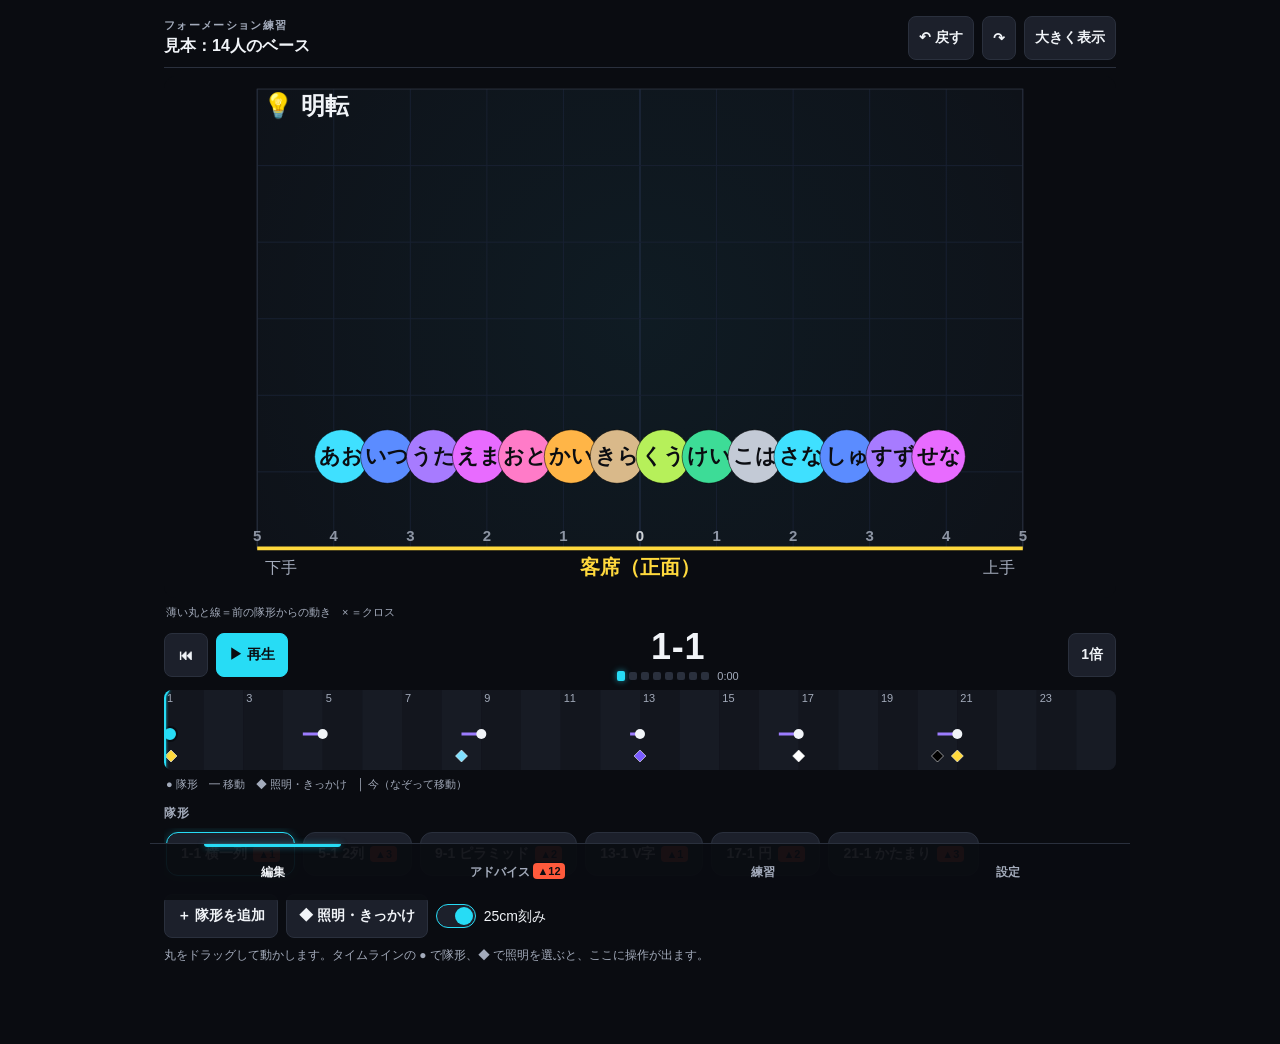
<file: index.html>
<!DOCTYPE html>
<html lang="ja">
<head>
<meta charset="utf-8">
<meta name="viewport" content="width=device-width, initial-scale=1, viewport-fit=cover">
<meta http-equiv="Content-Security-Policy" content="default-src 'none'; script-src 'self' 'unsafe-inline' https://www.youtube.com; style-src 'unsafe-inline'; img-src 'self' data: blob:; media-src blob:; frame-src https://www.youtube-nocookie.com; manifest-src 'self'; worker-src 'self'; connect-src 'self'; base-uri 'none'; form-action 'none'">
<meta name="theme-color" content="#0a0c11">
<title>フォーメーション練習</title>
<link rel="manifest" href="manifest.webmanifest">
<link rel="apple-touch-icon" href="icon-180.png">
<link rel="icon" href="icon-192.png">
<meta name="apple-mobile-web-app-capable" content="yes">
<meta name="mobile-web-app-capable" content="yes">
<meta name="apple-mobile-web-app-title" content="立ち位置">
<meta name="apple-mobile-web-app-status-bar-style" content="black-translucent">
<style>
/* 色・光・余白の基準の値（案C スタジオ）。光はシアン（選ぶ・今）と紫（動き）の2色だけ */
:root {
  /* 面 */
  --bg: #0a0c11;
  --panel: #13161e;
  --panel2: #1c202b;
  --line: #2a303d;
  --stage-floor: #0e1118;
  --grid: #182031;
  --grid-c: #24314a;
  --edge: #2a303d;
  --tl-a: #13161e;
  --tl-b: #171b24;
  --energy: rgba(156,124,255,.22);
  --beat-off: #2a303d;
  --tabbar-bg: rgba(10,12,17,.94);
  /* 字 */
  --text: #f1f4f8;
  --muted: #a3abbb;
  --on-token: #0b0d12;
  /* 光の役割：選んだ物・今＝シアン、動き＝紫 */
  --sel: #27dcf5;
  --path-focus: #27dcf5;
  --now: #27dcf5;
  --path: #9c7cff;
  --audience: #ffd93d;
  --primary-bg: #27dcf5;
  --primary-fg: #0a0c11;
  /* 判定：赤は「要修正」だけ。光らせない。必ず「▲」と言葉を添える */
  --danger: #ff5a3c;
  --warn: #ffc23d;
  --info: #a3abbb;
  /* 光（再生中のボタン・今の拍・選んだ物だけ、弱く） */
  --glow-btn: 0 0 10px rgba(39,220,245,.35);
  --glow-dot: 0 0 6px rgba(39,220,245,.6);
  --chip-on-shadow: 0 0 8px rgba(39,220,245,.25);
  --tab-glow: 0 0 6px rgba(39,220,245,.5);
  /* 字の大きさ */
  --fs-xs: 11px;
  --fs-s: 12px;
  --fs-m: 14px;
  --fs-l: 16px;
  --fs-count: 36px;
  /* 余白・角・押す所 */
  --pad: 14px;
  --card-pad: 14px;
  --gap: 8px;
  --stage-radius: 12px;
  --r-s: 8px;
  --r-m: 12px;
  --tap: 44px;
  --tabbar-h: 56px;
  color-scheme: dark;
}
/* 画面の形 */
* {
  box-sizing: border-box;
}
html,body {
  margin: 0;
  background: var(--bg);
  color: var(--text);
  font-family: -apple-system,BlinkMacSystemFont,"Hiragino Sans","Yu Gothic UI","Yu Gothic",sans-serif;
  line-height: 1.5;
  -webkit-text-size-adjust: 100%;
}
body {
  padding-bottom: env(safe-area-inset-bottom);
}
main {
  max-width: 980px;
  margin: 0 auto;
  padding: calc(8px + env(safe-area-inset-top)) max(var(--pad), env(safe-area-inset-right)) calc(var(--tabbar-h) + 24px + env(safe-area-inset-bottom)) max(var(--pad), env(safe-area-inset-left));
}
header.app {
  display: flex;
  align-items: center;
  gap: var(--gap);
  padding: 6px 0;
  min-height: 60px;
  border-bottom: 1px solid var(--line);
  margin-bottom: 8px;
}
header .hgroup {
  flex: 1;
  min-width: 0;
}
header .brand {
  font-size: var(--fs-xs);
  font-weight: 700;
  letter-spacing: .12em;
  color: var(--muted);
  margin: 0;
}
header .title {
  font-size: var(--fs-l);
  font-weight: 700;
  overflow: hidden;
  text-overflow: ellipsis;
  white-space: nowrap;
}
button.hbtn {
  padding: 0 10px;
  white-space: nowrap;
}
.legend {
  display: flex;
  gap: 4px 12px;
  flex-wrap: wrap;
  font-size: var(--fs-xs);
  color: var(--muted);
  padding: 6px 2px 0;
}
button,select,input {
  font-family: inherit;
  font-size: 16px;
}
button {
  background: var(--panel2);
  color: var(--text);
  border: 1px solid var(--line);
  border-radius: var(--r-s);
  padding: 8px 12px;
  min-height: var(--tap);
  font-size: var(--fs-m);
  font-weight: 600;
  cursor: pointer;
}
button:active {
  transform: translateY(1px);
}
button.primary {
  background: var(--primary-bg);
  border-color: var(--primary-bg);
  color: var(--primary-fg);
  font-weight: 800;
}
body.playing #btnPlay {
  box-shadow: var(--glow-btn);
}
button.small {
  min-height: 36px;
  padding: 4px 10px;
  font-size: var(--fs-s);
}
button:disabled {
  opacity: .4;
}
:focus-visible {
  outline: 2px solid var(--sel);
  outline-offset: 2px;
}
select,input[type=text],input[type=number],textarea {
  background: var(--bg);
  color: var(--text);
  border: 1px solid var(--line);
  border-radius: var(--r-s);
  padding: 7px 8px;
  min-height: var(--tap);
}
input[type=number] {
  width: 72px;
}
textarea {
  width: 100%;
  min-height: 90px;
  font-size: var(--fs-s);
}
label {
  font-size: var(--fs-s);
  color: var(--muted);
}
#stageWrap {
  position: relative;
  background: var(--bg);
  border-radius: var(--stage-radius);
  overflow: hidden;
  touch-action: none;
}
#stage {
  display: block;
  width: 100%;
}
#meInfo {
  background: var(--panel);
  border-top: 1px solid var(--line);
  padding: 6px 10px;
  font-size: var(--fs-m);
  display: none;
}
body.proj #meInfo {
  position: absolute;
  left: 12px;
  top: 10px;
  max-width: 60vw;
  background: rgba(10,12,18,.88);
  border: 1px solid var(--line);
  border-radius: 10px;
  font-size: min(3vh,22px);
}
#countBig {
  position: absolute;
  right: 12px;
  top: 6px;
  font-size: 22px;
  font-weight: 800;
  font-variant-numeric: tabular-nums;
  color: var(--text);
  text-shadow: 0 1px 4px #000;
  pointer-events: none;
}
#projExit {
  position: absolute;
  right: 10px;
  bottom: 10px;
  display: none;
  z-index: 3;
}
#projPlay {
  position: absolute;
  left: 10px;
  bottom: 10px;
  display: none;
  z-index: 3;
}
body.proj main>*:not(#stageWrap) {
  display: none;
}
body.proj main {
  max-width: none;
  padding: 0;
}
body.proj #stageWrap {
  position: fixed;
  inset: 0;
  border-radius: 0;
}
body.proj #stage {
  width: 100vw;
  height: 100vh;
}
body.proj #countBig {
  font-size: min(12vh,90px);
  right: 3vw;
  top: 1vh;
}
body.proj #projExit,body.proj #projPlay {
  display: block;
}
#transport {
  display: grid;
  grid-template-columns: var(--tap) auto 1fr auto;
  gap: var(--gap);
  align-items: center;
  margin: 8px 0;
}
#transport button {
  padding: 0 12px;
  white-space: nowrap;
}
#btnBack {
  padding: 0;
}
.count {
  display: flex;
  flex-direction: column;
  align-items: center;
  line-height: 1;
}
.count-num {
  font-size: var(--fs-count);
  font-weight: 800;
  font-variant-numeric: tabular-nums;
  letter-spacing: .02em;
}
.count-sub {
  display: flex;
  gap: 8px;
  align-items: center;
  margin-top: 6px;
}
.beats {
  display: flex;
  gap: 4px;
}
.beats i {
  width: 8px;
  height: 8px;
  border-radius: 2px;
  background: var(--beat-off);
  transition: background-color .12s,box-shadow .12s;
}
.beats i:first-child {
  height: 10px;
  margin-top: -1px;
}
.beats i.on {
  background: var(--now);
  box-shadow: var(--glow-dot);
}
#timeDisp {
  color: var(--muted);
  font-size: var(--fs-xs);
  font-variant-numeric: tabular-nums;
}
#timeline {
  display: block;
  width: 100%;
  height: 80px;
  background: var(--panel);
  border-radius: var(--r-s);
  touch-action: none;
  cursor: pointer;
}
nav#tabs {
  position: fixed;
  left: 0;
  right: 0;
  bottom: 0;
  max-width: 980px;
  margin: 0 auto;
  display: grid;
  grid-template-columns: repeat(4,1fr);
  background: var(--tabbar-bg);
  border-top: 1px solid var(--line);
  padding-bottom: env(safe-area-inset-bottom);
  z-index: 5;
}
nav#tabs button {
  position: relative;
  border: none;
  border-radius: 0;
  background: none;
  color: var(--muted);
  min-height: var(--tabbar-h);
  font-size: var(--fs-s);
  font-weight: 700;
  white-space: nowrap;
  padding: 0 4px;
}
nav#tabs button.on {
  color: var(--text);
}
nav#tabs button.on::before {
  content: "";
  position: absolute;
  left: 22%;
  right: 22%;
  top: 0;
  height: 3px;
  border-radius: 0 0 3px 3px;
  background: var(--sel);
  box-shadow: var(--tab-glow);
}
.badge {
  display: inline-block;
  margin-left: 3px;
  padding: 0 4px;
  border-radius: 4px;
  background: var(--danger);
  color: var(--on-token);
  font-size: var(--fs-xs);
  font-weight: 800;
  line-height: 16px;
  vertical-align: 1px;
}
section.tab {
  display: none;
}
section.tab.on {
  display: block;
}
.row {
  display: flex;
  gap: var(--gap);
  align-items: center;
  flex-wrap: wrap;
  margin: 8px 0;
}
.card {
  background: var(--panel);
  border: 1px solid var(--line);
  border-radius: var(--r-m);
  padding: var(--card-pad);
  margin: 10px 0;
}
.card h3 {
  margin: 0 0 6px;
  font-size: var(--fs-l);
}
.muted,.hint {
  color: var(--muted);
  font-size: var(--fs-s);
}
.hint {
  margin: 6px 0 0;
}
.sec-title {
  font-size: var(--fs-s);
  color: var(--muted);
  font-weight: 700;
  letter-spacing: .06em;
  margin: 2px 0 6px;
}
.card-h {
  display: flex;
  align-items: center;
  gap: var(--gap);
  margin-bottom: 8px;
}
.card-h h3 {
  flex: 1;
  min-width: 0;
  margin: 0;
}
.card-h .sw {
  display: inline-block;
  width: 16px;
  height: 16px;
  border-radius: 50%;
  flex: 0 0 auto;
  border: 1px solid #0006;
}
button.ghost {
  background: transparent;
}
.field {
  display: flex;
  flex-direction: column;
  gap: 4px;
  font-size: var(--fs-s);
  color: var(--muted);
  margin: 8px 0;
}
.field select {
  width: 100%;
}
/* 分割ボタン（今の状態が一目で見える） */
.seg {
  display: flex;
  background: var(--panel2);
  border: 1px solid var(--line);
  border-radius: var(--r-s);
  padding: 3px;
  gap: 3px;
}
.seg button {
  flex: 1;
  min-height: 40px;
  border: 0;
  border-radius: 6px;
  background: transparent;
  color: var(--muted);
  font-size: var(--fs-s);
  font-weight: 700;
  padding: 0 4px;
}
.seg button[aria-pressed=true] {
  background: var(--bg);
  color: var(--text);
  box-shadow: inset 0 0 0 1px var(--sel);
}
/* スイッチ（チェックボックスの見た目） */
input[type=checkbox] {
  -webkit-appearance: none;
  appearance: none;
  width: 40px;
  height: 24px;
  border-radius: 12px;
  background: var(--panel2);
  border: 1px solid var(--line);
  position: relative;
  flex: 0 0 auto;
  margin: 0;
  cursor: pointer;
}
input[type=checkbox]::after {
  content: "";
  position: absolute;
  left: 2px;
  top: 2px;
  width: 18px;
  height: 18px;
  border-radius: 50%;
  background: var(--muted);
  transition: transform .15s;
}
input[type=checkbox]:checked {
  border-color: var(--sel);
}
input[type=checkbox]:checked::after {
  transform: translateX(16px);
  background: var(--sel);
}
label.switch {
  display: flex;
  align-items: center;
  gap: 8px;
  min-height: var(--tap);
  font-size: var(--fs-m);
  color: var(--text);
}
.row label.switch {
  display: inline-flex;
}
input[type=color] {
  width: var(--tap);
  height: var(--tap);
  padding: 2px;
  border: 1px solid var(--line);
  border-radius: var(--r-s);
  background: var(--bg);
}
.chips {
  display: flex;
  gap: var(--gap);
  overflow-x: auto;
  padding: 4px 2px 10px;
  scrollbar-width: thin;
}
.chip {
  flex: 0 0 auto;
  background: var(--panel2);
  border: 1px solid var(--line);
  border-radius: var(--r-m);
  padding: 4px 14px;
  font-size: var(--fs-m);
  font-weight: 700;
  min-height: var(--tap);
  white-space: nowrap;
}
.chip.on {
  border-color: var(--sel);
  box-shadow: var(--chip-on-shadow);
}
.chip .bad {
  display: inline-block;
  min-width: 16px;
  height: 16px;
  line-height: 16px;
  border-radius: 4px;
  background: var(--danger);
  color: var(--on-token);
  font-size: var(--fs-xs);
  font-weight: 800;
  text-align: center;
  margin-left: 6px;
  padding: 0 5px;
}
.chip .bad::before {
  content: "▲";
}
.adv {
  display: flex;
  gap: 10px;
  align-items: flex-start;
  background: var(--panel);
  border: 1px solid var(--line);
  border-radius: var(--r-s);
  padding: 10px 12px;
  margin: 8px 0;
}
.adv.l0 {
  border-left: 4px solid var(--danger);
}
.adv.l1 {
  border-left: 4px solid var(--warn);
}
.adv .tag {
  flex: 0 0 auto;
  font-size: var(--fs-xs);
  font-weight: 800;
  border-radius: 4px;
  padding: 2px 6px;
  white-space: nowrap;
}
.adv.l0 .tag {
  background: var(--danger);
  color: var(--on-token);
}
.adv.l0 .tag::before {
  content: "▲ ";
}
.adv.l1 .tag {
  border: 1.5px solid var(--warn);
  color: var(--warn);
}
.adv.l1 .tag::before {
  content: "● ";
}
.adv.l2 .tag {
  border: 1px dashed var(--info);
  color: var(--muted);
}
.adv.l2 .tag::before {
  content: "i ";
}
.adv .body {
  flex: 1;
  font-size: var(--fs-m);
}
.adv .where {
  color: var(--sel);
  font-size: var(--fs-s);
  font-weight: 700;
  cursor: pointer;
  text-decoration: underline;
}
.summary {
  display: flex;
  gap: 6px;
  flex-wrap: wrap;
  font-size: var(--fs-s);
  margin-bottom: 8px;
}
.summary .pill {
  font-weight: 800;
  border-radius: 6px;
  padding: 3px 8px;
}
.summary .pill b {
  font-size: var(--fs-l);
}
.summary .p0 {
  background: var(--danger);
  color: var(--on-token);
}
.summary .p0::before {
  content: "▲ ";
}
.summary .p1 {
  border: 1.5px solid var(--warn);
  color: var(--warn);
}
.summary .p1::before {
  content: "● ";
}
.summary .p2 {
  border: 1px dashed var(--info);
  color: var(--muted);
}
.summary .p2::before {
  content: "i ";
}
.dlist {
  display: grid;
  grid-template-columns: repeat(auto-fill,minmax(150px,1fr));
  gap: 6px;
}
.drow {
  display: flex;
  align-items: center;
  gap: 6px;
}
.drow .sw {
  width: 18px;
  height: 18px;
  border-radius: 50%;
  flex: 0 0 auto;
  border: 1px solid #0006;
}
.drow input {
  flex: 1;
  min-width: 0;
}
#toast {
  position: fixed;
  left: 50%;
  bottom: calc(var(--tabbar-h) + 16px + env(safe-area-inset-bottom));
  transform: translateX(-50%);
  background: var(--panel2);
  border: 1px solid var(--line);
  color: var(--text);
  padding: 10px 14px;
  border-radius: 10px;
  font-size: var(--fs-m);
  opacity: 0;
  transition: opacity .25s;
  pointer-events: none;
  z-index: 20;
  max-width: 90vw;
}
#toast.on {
  opacity: 1;
}
#askBox {
  position: fixed;
  left: 50%;
  bottom: calc(var(--tabbar-h) + 16px + env(safe-area-inset-bottom));
  transform: translateX(-50%);
  background: var(--panel2);
  border: 1px solid var(--sel);
  color: var(--text);
  padding: 12px 14px;
  border-radius: var(--r-m);
  font-size: var(--fs-m);
  z-index: 30;
  width: min(92vw,420px);
  box-shadow: 0 6px 24px #0008;
}
[hidden] {
  display: none!important;
}
details summary {
  cursor: pointer;
  color: var(--muted);
  font-size: var(--fs-s);
}
.kv {
  display: grid;
  grid-template-columns: auto 1fr;
  gap: 4px 10px;
  font-size: var(--fs-s);
}
/* 動きを減らす：端末の「視差効果を減らす」のとき、画面の部品の移り変わり（切り替え）を止める */
@media (prefers-reduced-motion: reduce) {
  *,*::before,*::after {
    transition: none!important;
    animation: none!important;
    scroll-behavior: auto!important;
  }
}
section.tab {
  margin-top: 12px;
}
/* 色の選び・グループの形・ロックの印（案C の変数だけで色を決める） */
.swbtn {
  position: relative;
  padding: 0;
  min-height: 0;
  cursor: pointer;
}
.swbtn::after {
  content: "";
  position: absolute;
  inset: -13px -6px;
}
.swbtn:focus-visible,
.palbtn:focus-visible {
  outline: 2px solid var(--sel);
  outline-offset: 2px;
}
.dlist .palrow {
  grid-column: 1 / -1;
}
.palrow {
  display: flex;
  flex-wrap: wrap;
  gap: 6px;
  margin: 2px 0 6px;
}
.palrow[hidden] {
  display: none;
}
.palbtn {
  width: 40px;
  min-height: 40px;
  height: 40px;
  padding: 0;
  border-radius: 50%;
  border: 2px solid #0006;
  color: var(--on-token);
  font-size: 18px;
  font-weight: 800;
  line-height: 1;
}
.palbtn.on {
  border-color: var(--text);
  box-shadow: 0 0 0 2px var(--sel);
}
.palbtn.extra {
  border-style: dashed;
}
/* グループ：メンバーの一覧は1列にして、行の中にグループの選びを置く */
.dlist.has-groups {
  grid-template-columns: minmax(0, 1fr);
}
.drow select {
  flex: 0 0 48%;
  min-width: 0;
  min-height: 40px;
}
.grow {
  margin: 8px 0;
  padding: 8px;
  border: 1px solid var(--line);
  border-radius: var(--r-s);
}
.grow-h {
  display: flex;
  align-items: center;
  gap: 8px;
  margin-bottom: 6px;
}
.grow-h input {
  flex: 1;
  min-width: 0;
}
.grow-h .muted {
  white-space: nowrap;
}
/* ロック：固定している人の一覧・意図したクロスの一覧 */
.lockbox {
  margin: 8px 0;
}
.crosslist {
  display: flex;
  flex-wrap: wrap;
  gap: 6px;
  margin: 6px 0;
}
.crossbtn[aria-pressed=true] {
  box-shadow: inset 0 0 0 1px var(--sel);
  color: var(--text);
}
/* YouTube の動画の枠。上に何も重ねない（枠の中に絶対配置・固定の物を入れない）。16:9・最小 200×200px */
#ytBox {
  max-width: 640px;
  margin: 0 auto 8px;
}
#ytFrameWrap {
  width: 100%;
  aspect-ratio: 16 / 9;
  min-width: 200px;
  min-height: 200px;
  background: #000;
  border-radius: var(--stage-radius);
  overflow: hidden;
}
#ytFrameWrap iframe {
  display: block;
  width: 100%;
  height: 100%;
  border: 0;
}
#ytBox .yt-bar {
  display: flex;
  flex-wrap: wrap;
  align-items: center;
  gap: 6px var(--gap);
  padding-top: 6px;
}
#ytBox .yt-bar #ytStatus {
  flex: 1;
  min-width: 8em;
}
/* プライバシーポリシーの1枚（全面）・同意の確認・設定タブのリンク */
.terms-links {
  margin: 8px 0;
  padding-left: 20px;
}
.terms-links li {
  margin: 4px 0;
}
.terms-links a,button.linklike {
  color: var(--sel);
  text-decoration: underline;
}
button.linklike {
  background: none;
  border: 0;
  padding: 0;
  min-height: 0;
  font-size: inherit;
  font-weight: inherit;
  text-align: left;
}
.overlay {
  outline: none;
  position: fixed;
  inset: 0;
  z-index: 40;
  background: var(--bg);
  overflow-y: auto;
  -webkit-overflow-scrolling: touch;
}
.overlay-in {
  max-width: 720px;
  margin: 0 auto;
  padding: 0 var(--pad) calc(24px + env(safe-area-inset-bottom));
  min-height: 100%;
}
.overlay-bar {
  position: sticky;
  top: 0;
  display: flex;
  justify-content: flex-end;
  padding: calc(8px + env(safe-area-inset-top)) 0 8px;
  background: var(--bg);
}
.overlay-in > .overlay-bar:last-child {
  position: static;
  padding-bottom: 0;
}
.policy {
  font-size: var(--fs-m);
  line-height: 1.7;
}
.policy h2 {
  font-size: 18px;
  margin: 4px 0 8px;
}
.policy h3 {
  font-size: var(--fs-l);
  margin: 20px 0 6px;
  padding-top: 10px;
  border-top: 1px solid var(--line);
}
.policy h4 {
  font-size: var(--fs-m);
  margin: 12px 0 4px;
  color: var(--muted);
}
.policy p,.policy ul {
  margin: 4px 0;
}
.policy ul {
  padding-left: 20px;
}
.policy a {
  color: var(--sel);
  margin-left: .4em;
}
.policy table {
  width: 100%;
  border-collapse: collapse;
  margin: 6px 0;
  font-size: var(--fs-s);
  line-height: 1.5;
}
.policy th,.policy td {
  border: 1px solid var(--line);
  padding: 6px 8px;
  text-align: left;
  vertical-align: top;
}
.policy th {
  background: var(--panel);
}
/* 同意の確認：下から出る札（askBox と同じ作り。ポリシーの全面の下に隠れる） */
.consent {
  position: fixed;
  left: 50%;
  bottom: calc(var(--tabbar-h) + 16px + env(safe-area-inset-bottom));
  transform: translateX(-50%);
  background: var(--panel2);
  border: 1px solid var(--sel);
  color: var(--text);
  padding: 12px 14px;
  border-radius: var(--r-m);
  font-size: var(--fs-m);
  z-index: 35;
  width: min(94vw,460px);
  max-height: calc(100vh - var(--tabbar-h) - 32px);
  overflow-y: auto;
  box-shadow: 0 6px 24px #0008;
}
.consent-title {
  font-weight: 800;
  margin-bottom: 4px;
}
</style>
</head>
<body>
<main>
<header class="app">
  <div class="hgroup"><h1 class="brand">フォーメーション練習</h1><div class="title" id="hdrTitle"></div></div>
  <button id="btnUndo" class="hbtn" aria-label="元に戻す">↶ 戻す</button>
  <button id="btnRedo" class="hbtn" aria-label="やり直す" title="やり直す">↷</button>
  <button id="btnProj" class="hbtn">大きく表示</button>
</header>

<div id="ytBox" hidden>
  <div id="ytFrameWrap"></div>
  <div class="yt-bar">
    <span id="ytStatus" class="muted" role="status"></span>
    <button id="btnYtSync" class="small" title="動画の今の位置に、アプリの位置を合わせ直します">位置を合わせ直す</button>
    <button id="btnYtClose" class="small">動画を閉じる</button>
  </div>
</div>

<div id="stageWrap">
  <canvas id="stage" aria-label="ステージ図"></canvas>
  <div id="countBig"></div>
  <div id="meInfo"></div>
  <button id="projPlay" class="primary">▶</button>
  <button id="projExit">閉じる</button>
</div>
<div class="legend" id="stLegend"></div>

<div id="transport">
  <button id="btnBack" title="選んだ隊形の少し前へ" aria-label="選んだ隊形の少し前へ">⏮</button>
  <button id="btnPlay" class="primary">▶ 再生</button>
  <div class="count">
    <div id="countDisp" class="count-num">1-1</div>
    <div class="count-sub"><div class="beats" id="beats"><i></i><i></i><i></i><i></i><i></i><i></i><i></i><i></i></div><span id="timeDisp"></span></div>
  </div>
  <button id="btnRate" title="速さ（押すたびに切り替わります）">1倍</button>
</div>
<canvas id="timeline" aria-label="タイムライン"></canvas>
<div class="legend">● 隊形　━ 移動　◆ 照明・きっかけ　│ 今（なぞって移動）</div>

<!-- 編集 -->
<section class="tab on" id="tab-edit">
  <div class="sec-title">隊形</div>
  <div class="chips" id="keyChips"></div>
  <div class="row">
    <button id="btnAddKey">＋ 隊形を追加</button>
    <button id="btnAddCue">◆ 照明・きっかけ</button>
    <label class="switch"><input type="checkbox" id="snap" checked> 25cm刻み</label>
  </div>
  <div class="hint" id="editHint">丸をドラッグして動かします。タイムラインの ● で隊形、◆ で照明を選ぶと、ここに操作が出ます。</div>

  <!-- 選んだ隊形 -->
  <div class="card" id="cardKey" hidden>
    <div class="card-h"><h3 id="cardKeyTitle">隊形</h3><button class="ghost small" id="btnCloseKey">閉じる</button></div>
    <div class="row">
      <label>名前 <input type="text" id="kName" style="width:9em" maxlength="20"></label>
      <label>始まり <input type="number" id="kEight" min="1" step="1">-<input type="number" id="kCount" min="1" max="8" step="1" style="width:56px"></label>
      <label>移動 <input type="number" id="kMove" min="1" max="64" step="1" style="width:60px">カウント</label>
    </div>
    <div class="row">
      <button id="btnMirror">左右反転</button>
      <button id="btnCenter">中央に寄せる</button>
      <button id="btnDelKey">削除</button>
    </div>
    <div class="row">
      <select id="tplSel"></select>
      <button id="btnTpl">形を当てはめる</button>
    </div>
    <div class="lockbox">
      <div class="muted" id="lockSummary"></div>
      <div class="row" id="rowLockClear" hidden><button class="small" id="btnLockClear">位置の固定を全部外す</button></div>
      <div id="crossBox" hidden>
        <div class="muted">クロスする組：押すと「意図したクロス」の印を付け外し（ぶつかりの警告と行き先の入れ替えの対象から外れます）</div>
        <div class="crosslist" id="crossList"></div>
      </div>
    </div>
    <div class="hint">薄い丸と線は、ひとつ前の隊形からの動きです。黄色の×はクロスする場所です（押すと、意図したクロスの印を付け外しできます）。鍵の印の丸は、位置を固定しています。</div>
  </div>

  <!-- 選んだ丸（ダンサー） -->
  <div class="card" id="cardDancer" hidden>
    <div class="card-h"><button type="button" class="sw swbtn" id="cardDancerSw" aria-label="色を選ぶ" aria-expanded="false"></button><h3 id="cardDancerName"></h3><button class="ghost small" id="btnCloseDancer">閉じる</button></div>
    <div class="palrow" id="cardDancerPal" hidden></div>
    <p class="kv" id="cardDancerPos"></p>
    <p class="kv" id="cardDancerBami"></p>
    <div class="row" id="cardDancerGroupRow" hidden><label>グループ <select id="cardDancerGroupSel"></select></label></div>
    <p class="kv" id="cardDancerNear"></p>
    <div class="hint">ドラッグで動かせます（ロック中の丸は動きません）。</div>
    <div class="row"><button id="btnLockDancer" aria-pressed="false">この隊形で位置を固定する（ロック）</button></div>
    <div class="hint" id="cardDancerLockHint" hidden>ロック中：この隊形では、自動の直し・反転・中央寄せ・形の当てはめ・ドラッグでも、この人の位置は動きません。</div>
    <div class="row"><button id="btnSetMe">この人を「自分」にする</button></div>
  </div>

  <!-- 選んだ照明・きっかけ（直すとすぐ反映。元に戻すで戻せる） -->
  <div class="card" id="cardCue" hidden>
    <div class="card-h"><h3>◆ 照明・きっかけ</h3><button class="ghost small" id="btnCloseCue">閉じる</button></div>
    <div class="chips" id="cueChips"></div>
    <div class="row">
      <select id="cKind"></select>
      <input type="text" id="cName" maxlength="20" placeholder="名前（例：サビ前の暗転）" style="width:12em">
      <label>色 <input type="color" id="cColor" value="#7a5cff"></label>
      <label>当てる人 <select id="cTarget"></select></label>
    </div>
    <div class="row">
      <label>時刻 <input type="number" id="cEight" min="1" step="1">-<input type="number" id="cCount" min="1" max="8" step="1" style="width:56px"></label>
      <label>フェード <input type="number" id="cFade" min="0" max="32" step="1" style="width:60px">カウント</label>
    </div>
    <div class="row"><button id="btnDelCue">削除</button></div>
    <div class="hint">変えるとすぐ反映されます（元に戻すで戻せます）。照明が変わる所や、音のきっかけ（歌い出し・ドラムなど）を入れると、練習画面と動画に「あと何カウント」で出ます。暗転中も立ち位置は線で見えます。</div>
  </div>
</section>

<!-- アドバイス -->
<section class="tab" id="tab-advice">
  <div class="card">
    <div class="summary" id="advSummary"></div>
    <div class="row">
      <button class="primary" id="btnImprove">まとめて改善して完成形へ</button>
    </div>
    <div class="row">
      <label class="switch"><input type="checkbox" id="allowSwap" checked> 立ち位置の入れ替えも許可</label>
      <label class="switch"><input type="checkbox" id="compare"> ベース（改善前）を点線で重ねる</label>
    </div>
    <div class="row">
      <button class="small" id="btnRestoreBase">ベースに戻す</button>
      <button class="small" id="btnSetBase">今の形をベースにする</button>
    </div>
    <div class="row">
      <button class="small" id="btnAiText">AIに相談する文章をコピー</button>
    </div>
    <div class="hint">Claude や ChatGPT に貼ると、振付の観点の意見をもらえます。</div>
  </div>
  <div id="advList"></div>
</section>

<!-- 練習 -->
<section class="tab" id="tab-practice">
  <div class="card">
    <label class="field">自分 <select id="meSel"></select></label>
    <div class="field">向き
      <div class="seg" id="viewSeg">
        <button data-view="audience" aria-pressed="true">客席から（上手が右）</button>
        <button data-view="dancer" aria-pressed="false">ダンサー目線（上手が左）</button>
      </div>
    </div>
    <div class="field">速さ
      <div class="seg" id="rateSeg">
        <button data-rate="0.5" aria-pressed="false">0.5倍</button>
        <button data-rate="0.75" aria-pressed="false">0.75倍</button>
        <button data-rate="1" aria-pressed="true">1倍</button>
      </div>
    </div>
    <div>
      <label class="switch"><input type="checkbox" id="showNames" checked> 名前を表示</label>
      <label class="switch"><input type="checkbox" id="showPaths"> 次の位置への矢印（全員）</label>
      <label class="switch"><input type="checkbox" id="showBamiri" checked> バミリ番号（前の縁に中央0・1mごと）</label>
      <label class="switch"><input type="checkbox" id="clickOn"> カウント音（1拍ごとにクリック）</label>
    </div>
    <div class="hint">「自分」を選ぶと、自分の丸が大きくなり、次の立ち位置と移動の向きが出ます。プロジェクターに映すときは、上の「大きく表示」を使ってください（スペースキーで再生・停止）。</div>
  </div>
  <div class="card">
    <h3>書き出し</h3>
    <div class="row">
      <button id="btnSheet">全隊形を1枚の画像に</button>
      <button id="btnKeyPng">今の隊形を画像に</button>
      <button id="btnVideo">動画に書き出す</button>
    </div>
    <div class="hint" id="videoNote">動画は最初から最後まで実際の速さで再生しながら作ります。曲を読み込んでいると音も入ります。</div>
  </div>
</section>

<!-- 設定 -->
<section class="tab" id="tab-setup">
  <div class="card">
    <h3>作品</h3>
    <div class="row"><label>作品名 <input type="text" id="title" maxlength="40" style="width:14em"></label></div>
    <div class="row">
      <label>ステージ 横 <input type="number" id="stW" min="3" max="40" step="0.5">m</label>
      <label>奥行 <input type="number" id="stD" min="2" max="30" step="0.5">m</label>
      <label>長さ <input type="number" id="totalEights" min="1" max="400" step="1">×8カウント</label>
    </div>
  </div>
  <div class="card">
    <h3>曲</h3>
    <div class="row"><input type="file" id="audioFile" accept="audio/*,.mp3,.m4a,.wav,.aac"><span class="muted" id="audioName"></span></div>
    <div class="muted">曲はこの端末の中だけで解析します。どこにも送信しません。曲は保存されないので、開き直したら読み込み直してください。</div>
    <div class="row">
      <label>BPM <input type="number" id="bpm" min="40" max="240" step="0.1" style="width:84px"></label>
      <button id="btnTap">タップで測る</button>
      <span class="muted" id="tapInfo"></span>
    </div>
    <div class="row">
      <label>1カウント目の時刻 <input type="number" id="offset" min="0" step="0.01" style="width:84px">秒</label>
      <button class="small" id="offM1">−1拍</button><button class="small" id="offP1">＋1拍</button>
      <button class="small" id="offMs">−0.05秒</button><button class="small" id="offPs">＋0.05秒</button>
    </div>
    <div class="row"><button id="btnNowIsOne">再生中の「今」を 1-1 にする</button></div>
    <div class="muted">自動で測ったBPMや頭の位置は、ずれることがあります。曲を流しながら数字が合っているかを確かめ、上のボタンで直してください。</div>
  </div>
  <div class="card" id="cardYtTerms">
    <h3>YouTube の動画を使う前に</h3>
    <div>YouTube の動画を使うと YouTube 利用規約に同意したことになります。</div>
    <ul class="terms-links" id="ytTermsLinks">
      <li><a href="https://www.youtube.com/t/terms" target="_blank" rel="noopener noreferrer">YouTube 利用規約</a></li>
      <li><a href="https://policies.google.com/privacy" target="_blank" rel="noopener noreferrer">Google のプライバシーポリシー</a></li>
      <li><button type="button" class="linklike" data-open-privacy>このアプリのプライバシーポリシー</button></li>
    </ul>
    <div class="muted">初めて動画を出すときに、同意を1回だけ確かめます。YouTube の動画を使わないあいだは、YouTube に通信しません。</div>
  </div>
  <div class="card" id="cardYt">
    <h3>YouTube の動画</h3>
    <div class="row">
      <input type="text" id="ytUrl" inputmode="url" autocomplete="off" autocapitalize="off" spellcheck="false" placeholder="YouTube の URL" aria-label="YouTube の URL" style="flex:1;min-width:12em">
      <button id="btnYtOpen">動画を出す</button>
    </div>
    <div class="muted" id="ytMsg" role="status"></div>
    <div class="muted">URL は youtube.com/watch?v=… ・ youtu.be/… ・ youtube.com/shorts/… が使えます。動画は画面の上に出て、再生・停止・位置の移動にアプリの位置が追いかけます。上の「曲」と同じ BPM と1カウント目の時刻で拍に合わせます（ずれたら「位置を合わせ直す」）。速さは YouTube の側（動画の歯車）で変えてください。曲のファイルとは同時に使えません。動画は保存されず、開いたこの端末にだけ ID が残ります。</div>
  </div>
  <div class="card">
    <h3>メンバー（<span id="dCount"></span>人）</h3>
    <div class="dlist" id="dancerList"></div>
    <div class="row"><button class="small" id="btnAddDancer">＋ 1人追加</button><button class="small" id="btnDelDancer">最後の1人を削除</button></div>
  </div>
  <div class="card" id="cardGroups">
    <h3>グループ（形で見分ける）</h3>
    <div class="muted">グループごとに丸の形を変えます（丸・四角・三角・ひし形）。色だけに頼らず見分けられます。メンバーの行で、その人のグループを選びます。1人は1つのグループまで・グループは8つまでです。</div>
    <div id="groupList"></div>
    <div class="row"><button class="small" id="btnAddGroup">＋ グループを追加</button></div>
  </div>
  <div class="card">
    <h3>保存・読み込み</h3>
    <div class="muted">この端末には自動で保存されます。ほかの人や端末に渡すときは、ファイルに保存して送ってください。</div>
    <div class="row">
      <button id="btnSave">ファイルに保存</button>
      <label class="small" style="display:inline-flex;align-items:center;gap:6px">読み込み <input type="file" id="loadFile" accept=".json,application/json"></label>
    </div>
    <details><summary>文章（JSON）を貼り付けて読み込む</summary>
      <textarea id="pasteJson" placeholder='{"v":1, ...}'></textarea>
      <div class="row"><button class="small" id="btnPasteLoad">読み込む</button></div>
    </details>
    <div class="row"><button class="small" id="btnDemo">見本の作品に戻す（今の内容は消えます）</button></div>
    <div class="row" id="rowUnreadable" hidden>
      <button class="small" id="btnExportUnreadable">読めなかった作品を書き出す</button>
      <span class="muted">起動のときに読めなかった保存データを、そのまま別に残してあります</span>
    </div>
  </div>
</section>

<!-- 画面の下に固定のタブ -->
<nav id="tabs" role="tablist">
  <button data-tab="edit" class="on">編集</button>
  <button data-tab="advice">アドバイス<span class="badge" id="advBadge" hidden></span></button>
  <button data-tab="practice">練習</button>
  <button data-tab="setup">設定</button>
</nav>
</main>
<div id="toast"></div>
<div id="askBox" hidden></div>
<!-- プライバシーポリシーの1枚（アプリの中。設定タブのボタン・同意の確認から開く）。元の下書き：formation\docs\04_プライバシーポリシー_下書き_2026-11-26.md -->
<div id="privacyBox" class="overlay" tabindex="-1" role="dialog" aria-modal="true" aria-labelledby="privacyTitle" hidden>
  <div class="overlay-in">
    <div class="overlay-bar">
      <button id="btnPrivacyClose" class="primary">閉じる</button>
    </div>
    <article class="policy">
      <h2 id="privacyTitle">フォーメーション練習 プライバシーポリシー</h2>
      <p class="muted">最終改定日：2026年11月26日（下書き。公開する日に書き直します）</p>

      <h3>1. このアプリについて</h3>
      <p>「フォーメーション練習」は、ダンサーの立ち位置や動きを画面で確かめる練習アプリです。</p>
      <p>運営する人：準備中</p>

      <h3>2. 集める物・集めない物</h3>
      <h4>集めない物</h4>
      <p>このアプリは、次の物を集めません。送りません。</p>
      <ul>
        <li>お名前・メールアドレス・電話番号・住所</li>
        <li>位置情報</li>
        <li>アクセス解析・広告のための情報（そのための部品は入れていません）</li>
        <li>ログイン情報（このアプリにログインはありません。Google や YouTube のアカウントにもつながりません）</li>
      </ul>
      <h4>端末の中だけに置く物</h4>
      <p>次の物は、お使いの端末（iPhone や Android のブラウザー）の中だけに保存します。運営する人のところには届きません。ほかのサーバーにも送りません。</p>
      <table>
        <thead><tr><th>物</th><th>中身</th><th>消えるとき</th></tr></thead>
        <tbody>
          <tr><td>作った作品</td><td>隊形・人の名前・ステージの大きさ・照明のきっかけなど</td><td>作り直すまで残る</td></tr>
          <tr><td>自分の選び・向きの選び</td><td>「自分」にした人の番号・客席から／ダンサー目線</td><td>変えるまで残る</td></tr>
          <tr><td>YouTube の動画の番号</td><td>入れた URL の中の11文字の動画 ID だけ（別のしまい場所）</td><td>「動画を閉じる」を押すと消える</td></tr>
          <tr><td>同意の印</td><td>YouTube の動画を使うことに同意した日付だけ（別のしまい場所。作品には入りません）</td><td>端末のデータを消すまで残る</td></tr>
          <tr><td>読めなかった作品の写し</td><td>起動のとき読めなかった保存データを、そのまま3件まで</td><td>古い物から入れ替わる</td></tr>
        </tbody>
      </table>
      <ul>
        <li>曲のファイルは、端末の中だけで解析します。どこにも送りません。曲は保存しません（開き直したら読み込み直します）。</li>
        <li>「ファイルに保存」「画像に書き出す」「動画に書き出す」は、押したときだけ、端末にファイルを作ります。それを誰に渡すかは、お使いの方が決めます。</li>
      </ul>

      <h3>3. YouTube の動画を使うとき</h3>
      <h4>いつ YouTube につながるか</h4>
      <p>設定タブで YouTube の URL を入れて「動画を出す」を押したときだけ、YouTube（運営は Google）につながります。動画を出さないあいだは、YouTube にまったく通信しません。開き直しても、前の動画は自動では出ません。動画は自動では再生されません。再生ボタンを押したときだけ再生します。</p>
      <p>初めて動画を出すときに、この文書と YouTube の利用規約を読んで同意するかを、1回だけ確かめます。</p>
      <h4>使っている仕組み</h4>
      <ul>
        <li>このアプリは <strong>YouTube API サービス（YouTube の埋め込みプレーヤーと IFrame Player API）</strong> を使っています。</li>
        <li>動画の枠は、YouTube の「プライバシー強化モード」の埋め込み（youtube-nocookie.com）です。YouTube のヘルプでは、この方式だと「埋め込み動画を見たことが、YouTube でのおすすめの表示に使われない。広告も、個人に合わせた広告にならない」と説明されています。</li>
      </ul>
      <h4>YouTube に送られる物</h4>
      <p>動画の枠が読み込まれると、YouTube の仕組みにより、YouTube（Google）にお使いの端末の基本的な情報が送られます。YouTube の開発者向けの決まりには、次のように書かれています。</p>
      <ul>
        <li>枠を読み込んだとき：動画の題名や画像を出す・再生できるかを調べる・不正を防ぐために、基本的な利用者の情報が YouTube と共有される。</li>
        <li>動画を再生したとき：プレーヤーを整えるために、さらに情報が集められ共有される。</li>
      </ul>
      <p>何が送られるかの細かい一覧は、YouTube の側が決めています。このアプリは、YouTube に作品・曲・名前・動画の ID の保存内容を送りません（プレーヤーに動画の ID を伝えるのは、動画を出すためです）。</p>
      <h4>端末への保存・広告について</h4>
      <ul>
        <li>YouTube の枠は、端末に Cookie など、情報を保存したり読み出したりする仕組みを使うことがあります。</li>
        <li>YouTube の動画には、広告が出ることがあります。広告は YouTube（Google）が出すもので、このアプリは広告を出しません。</li>
      </ul>
      <h4>YouTube の規約と Google のプライバシーポリシー</h4>
      <ul>
        <li>このアプリの動画の機能を使うと、<strong>YouTube の利用規約</strong>に同意したことになります。<a href="https://www.youtube.com/t/terms" target="_blank" rel="noopener noreferrer">YouTube 利用規約</a></li>
        <li>YouTube を通じて集められる情報の扱いは、<strong>Google のプライバシーポリシー</strong>に書かれています。<a href="https://policies.google.com/privacy" target="_blank" rel="noopener noreferrer">Google のプライバシーポリシー</a></li>
      </ul>
      <h4>子ども向けの動画</h4>
      <p>YouTube には「子ども向け」と表示された動画があります。このアプリは、どの動画が子ども向けかを調べていません。</p>

      <h3>4. 端末のデータの消し方</h3>
      <p>消すと、作品も消えます。戻せません。先に「ファイルに保存」で書き出してください。</p>
      <h4>アプリの中で消せる物</h4>
      <ul>
        <li>YouTube の動画の番号：設定タブの「動画を閉じる」</li>
        <li>作品：設定タブの「見本の作品に戻す」（今の作品が見本に置き換わります。「元に戻す」で戻せるのは、アプリを閉じるまでです）</li>
        <li>同意の印・読めなかった作品の写し：アプリの中に消すボタンはありません。下の端末の操作で消してください（同意の印を消すと、次に動画を出すとき、もう一度同意を確かめます）。</li>
      </ul>
      <h4>全部まとめて消す</h4>
      <ul>
        <li>iPhone（Safari）：「設定」→「アプリ」→「Safari」→「詳細」→「Webサイトデータ」→「すべてのWebサイトデータを削除」（画面の文字は、iOS の版で少し違います）</li>
        <li>ホーム画面に追加したアプリの場合：消し方は準備中です。上の Safari の操作で消えるかは、まだ確かめていません。</li>
        <li>Android（Chrome）：Chrome の「設定」→「プライバシーとセキュリティ」→「閲覧履歴データの削除」→「Cookie とサイトデータ」にチェック→「データを削除」（画面の文字は版で違います）</li>
      </ul>
      <p>YouTube の側に残る情報（YouTube を見たときの記録など）は、Google のアカウントの設定から確かめます。<a href="https://policies.google.com/privacy" target="_blank" rel="noopener noreferrer">Google のプライバシーポリシー</a></p>

      <h3>5. 子どもの利用</h3>
      <p>準備中です。このアプリは、子ども向けとして作っていません。</p>

      <h3>6. このポリシーの変更</h3>
      <p>内容を変えるときは、この文を書き直し、「最終改定日」を新しくします。</p>

      <h3>7. 問い合わせ先</h3>
      <p>準備中</p>
    </article>
    <div class="overlay-bar">
      <button id="btnPrivacyClose2">閉じる</button>
    </div>
  </div>
</div>
<!-- YouTube の動画を初めて出すときの同意（1回だけ。同意の印は端末の中の別のキー） -->
<div id="ytConsentBox" class="consent" role="dialog" aria-labelledby="ytConsentTitle" hidden>
  <div id="ytConsentTitle" class="consent-title">YouTube の動画を使う前に</div>
  <div id="ytConsentText">YouTube の動画を使うと YouTube 利用規約に同意したことになります。動画の枠を出すと、YouTube（Google）に通信します。下の3つを読んで、よければ「同意して動画を出す」を押してください。</div>
  <div id="ytConsentLinks"></div>
  <div class="muted">同意した日付だけが、この端末の中に印として残ります（作品のデータには入りません）。</div>
  <div class="row" style="margin:8px 0 0">
    <button id="btnYtAgree" class="primary">同意して動画を出す</button>
    <button id="btnYtDecline">やめる</button>
  </div>
</div>
<audio id="audio" preload="auto"></audio>

<script>
// 基本の部品と定数（画面に触らない）
'use strict';
/* ===== 基本 ===== */
const $ = s => document.querySelector(s);
// ダンサーの色（10色）。赤（「要修正」の色）は使わない。丸の中の字は --on-token の濃い色
const PALETTE = [
  '#3fe0ff','#5b8cff','#a77bff','#e86bff','#ff7bc8','#ffb547','#d9b98a','#b6f05a','#3ddc97','#c3cad6'];
const LS_KEY = 'danceFormation.v1';
// 新しい項目を使った作品に付ける版。使っていない作品は v=1 のまま（schema.js の schemaVOf）。足すときはここに1行
const FEATURE_V = { groups: 2, lock: 2 };
const SCHEMA_V = Math.max(1, ...Object.values(FEATURE_V)); // このアプリが読める作品の版の最大。これより大きい版の作品は読み込まない
const MAX_GROUPS = 8;         // グループの数の上限
const GROUP_NAME_MAX = 12;    // グループの名前の字数の上限
const GROUP_SHAPES = { circle: '丸', square: '四角', triangle: '三角', diamond: 'ひし形' };
const GROUP_SHAPE_LIST = Object.keys(GROUP_SHAPES);
const GROUP_GLYPH = { circle: '●', square: '■', triangle: '▲', diamond: '◆' };
const UNDO_LIMIT = 60;     // 元に戻す・やり直すの、積める数
const SAVE_DELAY_MS = 300; // 編集から保存までの待ち（閉じる・隠れるときは待たずに保存する）
const MAX_DANCERS = 40;
const clone = o => JSON.parse(JSON.stringify(o));
const r2 = v => Math.round(v * 100) / 100;
const hyp = Math.hypot;
// 作品の状態 S・画面の選び ui・カウントの表示
let S = null;
const ui = { sel: 0, selDancer: -1, me: -1, view: 'audience', compare: false, playing: false, count: 0,
  rate: 1, selCue: null, clockT0: 0, clockC0: 0, showNames: true, showPaths: false, drag: null, dragMoved: false,
  recording: false, showBamiri: true,
  card: null }; // 編集タブで開いているカード：null（ふだん）・'key'・'dancer'・'cue'。保存しない画面の状態

const beatSec = () => 60 / S.bpm;
const cLabel = c => {
  if (c < 0) return '準備';
  const i = Math.floor(c + 1e-6);
  return `${Math.floor(i / 8) + 1}-${i % 8 + 1}`;
};

/* ===== 状態・保存 ===== */
let idSeq = 1;
const newId = () => 'k' + Date.now().toString(36) + (idSeq++);
// 時間と位置・クロス・割り当て（計算だけ）
/* ===== クロス（移動の道が交わる所） ===== */
function segX(p1, p2, p3, p4) {
  const d = (p2[0] - p1[0]) * (p4[1] - p3[1]) - (p2[1] - p1[1]) * (p4[0] - p3[0]);
  if (Math.abs(d) < 1e-9) return null;
  const t = ((p3[0] - p1[0]) * (p4[1] - p3[1]) - (p3[1] - p1[1]) * (p4[0] - p3[0])) / d;
  const s = ((p3[0] - p1[0]) * (p2[1] - p1[1]) - (p3[1] - p1[1]) * (p2[0] - p1[0])) / d;
  if (t <= 0.02 || t >= 0.98 || s <= 0.02 || s >= 0.98) return null;
  return [p1[0] + (p2[0] - p1[0]) * t, p1[1] + (p2[1] - p1[1]) * t];
}
function crossesInto(i) { // 隊形 i-1 → i の移動で起きるクロス
  if (i <= 0 || i >= S.keys.length) return [];
  const a = S.keys[i - 1], k = S.keys[i], ms = Math.max(a.at, k.at - k.move), dur = k.at - ms, out = [];
  for (let x = 0; x < k.pos.length; x++) for (let y = x + 1; y < k.pos.length; y++) {
    const pt = segX(a.pos[x], k.pos[x], a.pos[y], k.pos[y]);
    if (!pt) continue;
    let bt = 0, bd = 1e9, front = x;
    for (let s = 0; s <= 32; s++) {
      const t = s / 32, u = ease(t);
      const px = [a.pos[x][0] + (k.pos[x][0] - a.pos[x][0]) * u, a.pos[x][1] + (k.pos[x][1] - a.pos[x][1]) * u];
      const py = [a.pos[y][0] + (k.pos[y][0] - a.pos[y][0]) * u, a.pos[y][1] + (k.pos[y][1] - a.pos[y][1]) * u];
      const d = hyp(px[0] - py[0], px[1] - py[1]);
      if (d < bd) {
        bd = d;
        bt = t;
        front = px[1] <= py[1] ? x : y;
      }
    }
    out.push({ a: x, b: y, pt, count: ms + bt * dur, front, gap: bd, intended: isIntendedCross(k, x, y) });
  }
  return out.sort((p, q) => p.count - q.count);
}

/* ===== 割り当て（ハンガリー法） ===== */
function hungarian(cost) {
  const n = cost.length, INF = 1e18;
  const u = Array(n + 1).fill(0), v = Array(n + 1).fill(0), p = Array(n + 1).fill(0), way = Array(n + 1).fill(0);
  for (let i = 1; i <= n; i++) {
    p[0] = i;
    let j0 = 0;
    const minv = Array(n + 1).fill(INF), used = Array(n + 1).fill(false);
    do {
      used[j0] = true;
      const i0 = p[j0];
      let delta = INF, j1 = 0;
      for (let j = 1; j <= n; j++) if (!used[j]) {
        const cur = cost[i0 - 1][j - 1] - u[i0] - v[j];
        if (cur < minv[j]) {
          minv[j] = cur;
          way[j] = j0;
        }
        if (minv[j] < delta) {
          delta = minv[j];
          j1 = j;
        }
      }
      for (let j = 0; j <= n; j++) {
        if (used[j]) {
          u[p[j]] += delta;
          v[j] -= delta;
        } else minv[j] -= delta;
      }
      j0 = j1;
    } while (p[j0] !== 0);
    do {
      const j1 = way[j0];
      p[j0] = p[j1];
      j0 = j1;
    } while (j0);
  }
  const ans = Array(n);
  for (let j = 1; j <= n; j++) ans[p[j] - 1] = j - 1;
  return ans;
}
// anchor[i]＝位置を固定した人の今の座標（無ければ undefined）。その人は自分の座標のまま、いちばん近い場所を使ったことにして、ほかの人が残りの場所に入る
function assignSpots(from, spots, anchor = []) {
  const cost = from.map((a, i) => spots.map(b => { const o = anchor[i] || a; return hyp(o[0] - b[0], o[1] - b[1]); }));
  const ans = hungarian(cost);
  return from.map((_, i) => anchor[i] ? [anchor[i][0], anchor[i][1]] : [spots[ans[i]][0], spots[ans[i]][1]]);
}

const totalDist = (a, b) => a.reduce((s, p, i) => s + hyp(p[0] - b[i][0], p[1] - b[i][1]), 0);

/* ===== 時間と位置 ===== */
function sortKeys() {
  const id = S.keys[ui.sel] && S.keys[ui.sel].id;
  S.keys.sort((a, b) => a.at - b.at);
  const i = S.keys.findIndex(k => k.id === id);
  ui.sel = i < 0 ? 0 : i;
}
const ease = u => u * u * (3 - 2 * u);
function positionsAt(keys, c) {
  if (!keys.length) return [];
  if (c <= keys[0].at) return keys[0].pos;
  for (let i = 0; i < keys.length - 1; i++) {
    const a = keys[i], b = keys[i + 1];
    if (c < b.at) {
      const ms = Math.max(a.at, b.at - b.move);
      if (c < ms) return a.pos;
      const u = ease(Math.min(1, (c - ms) / Math.max(1e-6, b.at - ms)));
      return a.pos.map((p, j) => [p[0] + (b.pos[j][0] - p[0]) * u, p[1] + (b.pos[j][1] - p[1]) * u]);
    }
  }
  return keys[keys.length - 1].pos;
}
const keyIndexAt = c => {
  let k = 0;
  S.keys.forEach((x, i) => { if (x.at <= c + 1e-6) k = i; });
  return k;
};
// 隊形の形（テンプレート）
/* ===== 隊形の形（テンプレート） ===== */
function rowsTpl(counts, W, D, stagger) {
  const maxC = Math.max(...counts);
  const s = Math.min(1.4, (W * 0.84) / Math.max(1, maxC - 1 + (stagger ? 0.5 : 0)));
  const nR = counts.length, ry = nR > 1 ? Math.min(1.3, (D * 0.7) / (nR - 1)) : 0;
  const y0 = D / 2 - ry * (nR - 1) / 2, pts = [];
  counts.forEach((c, r) => {
    const off = stagger ? (r % 2 ? s / 4 : -s / 4) : 0;
    for (let j = 0; j < c; j++) pts.push([(j - (c - 1) / 2) * s + off, y0 + r * ry]);
  });
  return pts;
}
function splitRows(n, k) { // n人をk列に、隣の列と人数が1違いになるように
  const base = Math.floor(n / k), rest = n % k, out = [];
  for (let r = 0; r < k; r++) out.push(base);
  // 余りを交互に配る（千鳥になりやすい）
  for (let i = 0, r = 0; i < rest; i++, r += 2) out[r % k]++;
  return out;
}
const TEMPLATES = {
  '2列（千鳥）': (n, W, D) => {
    const a = Math.ceil(n / 2);
    return rowsTpl([a, n - a], W, D, a === n - a);
  },
  '3列（千鳥）': (n, W, D) => rowsTpl(splitRows(n, 3), W, D, false),
  '4列（千鳥）': (n, W, D) => rowsTpl(splitRows(n, 4), W, D, false),
  'ピラミッド': (n, W, D) => {
    const rows = [];
    let k = 2, left = n;
    while (left > 0) {
      const c = Math.min(k, left);
      rows.push(c);
      left -= c;
      k++;
    }
    return rowsTpl(rows, W, D, false);
  },
  '逆ピラミッド': (n, W, D) => {
    const rows = [];
    let k = 2, left = n;
    while (left > 0) {
      const c = Math.min(k, left);
      rows.push(c);
      left -= c;
      k++;
    }
    return rowsTpl(rows.reverse(), W, D, false);
  },
  'V字': (n, W, D) => vTpl(n, W, D, false),
  '逆V字': (n, W, D) => vTpl(n, W, D, true),
  '円': (n, W, D) => {
    const rx = W * 0.36, ry = D * 0.34, pts = [];
    for (let i = 0; i < n; i++) {
      const a = Math.PI / 2 + i * 2 * Math.PI / n;
      pts.push([rx * Math.cos(a), D / 2 - ry * Math.sin(a)]);
    }
    return pts;
  },
  '斜め': (n, W, D) => {
    const pts = [];
    for (let i = 0; i < n; i++) {
      const t = n > 1 ? i / (n - 1) : .5;
      pts.push([(-0.42 + 0.84 * t) * W, D * (0.18 + 0.64 * t)]);
    }
    return pts;
  },
  '横一列': (n, W, D) => rowsTpl([n], W, D, false),
};
function vTpl(n, W, D, inv) {
  const pts = [], apexY = inv ? D * 0.82 : D * 0.2, endY = inv ? D * 0.2 : D * 0.82, half = W * 0.42;
  if (n % 2) pts.push([0, apexY]);
  const k = Math.floor(n / 2);
  for (let i = 1; i <= k; i++) {
    const t = i / k, y = apexY + (endY - apexY) * t;
    pts.push([-half * t, y], [half * t, y]);
  }
  return pts;
}
// 照明・きっかけの計算
/* ===== 照明 ===== */
const LIGHT_KINDS = { full: '明るく（全体）', color: '色の照明', spot: 'スポット', black: '暗転', memo: '音などのきっかけ' };
function lightTarget(q) {
  if (q.kind === 'color') return { dark: 0.2, tint: q.color, tintA: 0.3, spot: -1 };
  if (q.kind === 'spot') return { dark: 0.8, tint: null, tintA: 0, spot: q.target };
  if (q.kind === 'black') return { dark: 0.94, tint: null, tintA: 0, spot: -1 };
  return { dark: 0, tint: null, tintA: 0, spot: -1 };
}
function lightAt(c) {
  let st = { dark: 0, tint: null, tintA: 0, spot: -1, name: '' };
  for (const q of (S.cues || [])) {
    if (q.kind === 'memo' || q.at > c) continue;
    const t = lightTarget(q), u = q.fade > 0 ? Math.min(1, (c - q.at) / q.fade) : 1;
    const tint = t.tint === st.tint
      ? { tint: t.tint, tintA: st.tintA + (t.tintA - st.tintA) * u }
      : (u < 0.5
        ? { tint: st.tint, tintA: st.tintA * (1 - 2 * u) }
        : { tint: t.tint, tintA: t.tintA * (2 * u - 1) });
    st = { dark: st.dark + (t.dark - st.dark) * u, tint: tint.tint, tintA: tint.tintA, spot: u < 0.5 ? st.spot : t.spot, name: q.name };
  }
  return st;
}
function nextCue(c, within = 1e9) {
  return (S.cues || []).find(q => q.at > c + 1e-6 && q.at - c <= within) || null;
}
// グループ（丸の形で見分ける）：作品の groups［{ id, name, shape }］とダンサーの group（グループの id）。画面に触らない
'use strict';
/* ===== グループ ===== */
// 作品に groups が無い・ダンサーに group が無い＝全員が丸（今までと同じ）。空の入れ物は残さない
const groupById = id => (S.groups || []).find(g => g.id === id) || null;
function dancerGroup(i) {
  const d = S.dancers[i];
  return d && d.group ? groupById(d.group) : null;
}
function dancerShape(i) {
  const g = dancerGroup(i);
  return g ? g.shape : 'circle';
}
const usesGroups = st => !!(st.groups && st.groups.length) || (st.dancers || []).some(d => d && d.group);
// 読み込みの確かめ：知らない形・使えない id・重なった id・9個目以降は、その1件だけ捨てる（作品は断らない）
function cleanGroups(raw) {
  const out = [], seen = new Set();
  if (!Array.isArray(raw)) return out;
  for (const g of raw) {
    if (out.length >= MAX_GROUPS) break;
    if (!g || typeof g !== 'object' || typeof g.id !== 'string' || !/^[A-Za-z0-9_-]{1,16}$/.test(g.id)) continue;
    if (seen.has(g.id) || !GROUP_SHAPE_LIST.includes(g.shape)) continue;
    seen.add(g.id);
    out.push({ id: g.id, name: String(g.name == null ? '' : g.name).trim().slice(0, GROUP_NAME_MAX) || `グループ${out.length + 1}`, shape: g.shape });
  }
  return out;
}
// 新しいグループの id（今ある id と重ならない g1・g2…）と、まだ使っていない形
function nextGroupId() {
  let n = (S.groups || []).length + 1;
  while ((S.groups || []).some(g => g.id === 'g' + n)) n++;
  return 'g' + n;
}
function nextGroupShape() {
  const used = (S.groups || []).map(g => g.shape);
  return ['square', 'triangle', 'diamond', 'circle'].find(s => !used.includes(s)) || 'square';
}
// 画面の凡例の文：「● チームA　■ チームB」（グループが無ければ空）
const groupLegendText = () => (S.groups || []).map(g => `${GROUP_GLYPH[g.shape]} ${g.name}`).join('　');
// ロック：隊形 k の keys[k].lock = { pos: [人の番号…], cross: [[小, 大]…] }。画面に触らない
// pos＝その隊形で位置を固定する人（自動の直し・反転・中央寄せ・形の当てはめ・ドラッグで動かさない）
// cross＝前の隊形→k の移動で、わざと交わる2人の組（ぶつかりの警告と行き先の入れ替えの対象から外す）
// 両方空なら lock ごと書かない（ロックを使わない作品は今までと同じ JSON のまま）
'use strict';
/* ===== ロック ===== */
const lockPosOf = k => (k && k.lock && k.lock.pos) || [];
const lockCrossOf = k => (k && k.lock && k.lock.cross) || [];
const isLockedPos = (k, i) => lockPosOf(k).includes(i);
const isIntendedCross = (k, a, b) => lockCrossOf(k).some(c => c[0] === Math.min(a, b) && c[1] === Math.max(a, b));
const usesLock = st => [st.keys, st.baseKeys].some(ks => (ks || []).some(k => lockPosOf(k).length > 0 || lockCrossOf(k).length > 0));
// 行き先の入れ替えで、行き先を動かさない人：位置を固定した人と、意図したクロスの2人
function assignPins(k) {
  const s = new Set(lockPosOf(k));
  lockCrossOf(k).forEach(c => { s.add(c[0]); s.add(c[1]); });
  return [...s];
}
// ダンサーの番号を含む項目の確かめ（読み込みと「ダンサーを消す」の両方から使う）。k.lock を、人数 n の範囲に直して置き直す。
// 範囲外の番号・番号でない値・重なり・自分どうしの組は、その1件だけ捨てる（作品は断らない）。空になったら lock ごと消す
function cleanDancerRefs(k, n) {
  const raw = k.lock;
  delete k.lock;
  if (!raw || typeof raw !== 'object') return k;
  const okIdx = v => Number.isInteger(v) && v >= 0 && v < n;
  const pos = [...new Set((Array.isArray(raw.pos) ? raw.pos : []).filter(okIdx))].sort((a, b) => a - b);
  const seen = new Set(), cross = [];
  (Array.isArray(raw.cross) ? raw.cross : []).forEach(c => {
    if (!Array.isArray(c) || c.length !== 2 || !okIdx(c[0]) || !okIdx(c[1]) || c[0] === c[1]) return;
    const a = Math.min(c[0], c[1]), b = Math.max(c[0], c[1]), key = a + ',' + b;
    if (seen.has(key)) return;
    seen.add(key);
    cross.push([a, b]);
  });
  cross.sort((p, q) => p[0] - q[0] || p[1] - q[1]);
  if (pos.length || cross.length) {
    k.lock = {};
    if (pos.length) k.lock.pos = pos;
    if (cross.length) k.lock.cross = cross;
  }
  return k;
}
// 隊形の位置を作り直すときは、かならずここを通す。固定した人の座標は、いまの座標のまま残す
function setPos(k, pos) {
  k.pos = lockedPos(k, pos);
}
// pos の中の固定した人を、k のいまの座標に戻した物（k は変えない）
function lockedPos(k, pos) {
  const L = lockPosOf(k);
  return L.length ? pos.map((p, i) => L.includes(i) && k.pos[i] ? [k.pos[i][0], k.pos[i][1]] : p) : pos;
}
// 付け外し（呼ぶ側が先に pushUndo する）。空になったら lock ごと消す
function tidyLock(k) {
  if (!lockPosOf(k).length) delete k.lock.pos;
  if (!lockCrossOf(k).length) delete k.lock.cross;
  if (!Object.keys(k.lock).length) delete k.lock;
}
function toggleLockPos(k, i) {
  if (!k.lock) k.lock = {};
  const L = lockPosOf(k).slice();
  const at = L.indexOf(i);
  if (at >= 0) L.splice(at, 1);
  else L.push(i);
  k.lock.pos = L.sort((a, b) => a - b);
  tidyLock(k);
}
function toggleLockCross(k, a, b) {
  if (!k.lock) k.lock = {};
  const lo = Math.min(a, b), hi = Math.max(a, b), C = lockCrossOf(k).filter(c => !(c[0] === lo && c[1] === hi));
  if (C.length === lockCrossOf(k).length) C.push([lo, hi]);
  k.lock.cross = C.sort((p, q) => p[0] - q[0] || p[1] - q[1]);
  tidyLock(k);
}
// 作品の版：使った項目の最大の版だけを書く（使っていない作品は v=1 のまま。前の版のアプリでも読める）
'use strict';
/* ===== 版の付け方 ===== */
// 作品が使っている新しい項目の名前（FEATURE_V の鍵）。baseKeys の中の使用も数える（前の版は黙って捨てるため）
function usedFeatures(st) {
  const f = [];
  if (usesGroups(st)) f.push('groups');
  if (usesLock(st)) f.push('lock');
  return f;
}
const schemaVOf = st => Math.max(1, ...usedFeatures(st).map(f => FEATURE_V[f]));
// 保存・書き出しの文字列。v は使った項目の最大の版に付け替える（S の v の位置は変えない）。indent は書き出し用
function workJson(st, indent) {
  return JSON.stringify(Object.assign({}, st, { v: schemaVOf(st) }), null, indent);
}
// 見本・読み込みの確かめ・保存
function demoState() {
  const names = ['あおい', 'いつき', 'うた', 'えま', 'おと', 'かい', 'きら', 'くう', 'けい', 'こはる', 'さな', 'しゅん', 'すず', 'せな'];
  const W = 10, D = 6, n = names.length;
  const st = { v: 1, title: '見本：14人のベース', bpm: 120, offset: 0, totalEights: 24, stage: { w: W, d: D },
    dancers: names.map((nm, i) => ({ name: nm, color: PALETTE[i % PALETTE.length] })), keys: [], baseKeys: null, energy: null, cues: [] };
  const cue = (eight, count, kind, name, o = {}) => ({
    id: newId(), at: (eight - 1) * 8 + count - 1, kind, name,
    color: o.color || '#7a5cff', target: o.target == null ? -1 : o.target, fade: o.fade || 0 });
  st.cues = [
    cue(1, 1, 'full', '明転'),
    cue(8, 5, 'memo', 'ドラムが入る'),
    cue(13, 1, 'color', '紫の照明', { color: '#7a5cff', fade: 2 }),
    cue(17, 1, 'spot', 'スポット', { target: 0, fade: 1 }),
    cue(20, 5, 'black', '暗転', { fade: 2 }),
    cue(21, 1, 'full', '明転')];
  // わざと直すところがある「ベース」
  const line = names.map((_, i) => [(i - (n - 1) / 2) * 0.6, 1.2]);                        // 間隔が狭い横一列
  const grid = names.map((_, i) => [((i % 7) - 3) * 1.2, i < 7 ? 2 : 3.2]);                  // 前後が重なる2列
  const pyr = TEMPLATES['ピラミッド'](n, W, D);
  const vv = TEMPLATES['V字'](n, W, D);
  const circ = TEMPLATES['円'](n, W, D);
  const blk = names.map((_, i) => [((i % 5) - 2) * 0.9 + 1.6, 2 + Math.floor(i / 5) * 0.9]); // 上手に寄った小さい塊
  const mk = (name, eight, move, pos) => ({ id: newId(), name, at: (eight - 1) * 8, move, pos: pos.map(p => [r2(p[0]), r2(p[1])]) });
  let prev = line;
  const seq = [
    ['横一列', 1, 4, line], ['2列', 5, 4, grid], ['ピラミッド', 9, 4, pyr],
    ['V字', 13, 2, vv], ['円', 17, 4, circ], ['かたまり', 21, 4, blk]];
  seq.forEach(([nm, e, m, pos], idx) => {
    const p = idx === 0 || idx === 1 || idx === 5 ? pos : assignSpots(prev, pos);
    st.keys.push(mk(nm, e, m, p));
    prev = p;
  });
  st.v = schemaVOf(st); // 新しい項目を使っていないので 1
  return st;
}

/* ===== 読み込みの確かめ ===== */
const isNum = v => typeof v === 'number' && isFinite(v);
const clampNum = (v, d, lo, hi) => isNum(v) ? Math.min(hi, Math.max(lo, v)) : d;
const isColor = c => /^#[0-9a-fA-F]{6}$/.test(c);
const refuse = reason => ({ ok: false, reason });
// 使える作品なら { ok: true, state, dropped, baseRemoved }、断るなら { ok: false, reason } を返す。
// dropped は、人数と座標の数が合わず読み込めなかった隊形（keys）の数。
// baseRemoved は、ベースの隊形に悪い物があって、ベースだけを外したとき true（作品全体は断らない）。
// 断る物：形が違う・人数が範囲外・新しい版（v が SCHEMA_V より大きい）・座標が数でない隊形がある・使える隊形が無い。
function inspectLoad(o) {
  if (!o || typeof o !== 'object') return refuse('形式が違います');
  if (o.v != null && Number(o.v) > SCHEMA_V) return refuse('新しい版のアプリで作った作品です');
  if (!Array.isArray(o.dancers) || !Array.isArray(o.keys) || !o.keys.length) return refuse('形式が違います');
  const n = o.dancers.length;
  if (n < 1 || n > MAX_DANCERS) return refuse(`人数は1〜${MAX_DANCERS}人にしてください`);
  let dropped = 0, badKey = null, baseBad = false;
  const kindOf = k => {
    if (!k || !Array.isArray(k.pos) || k.pos.length !== n) return 'len';
    return k.pos.every(p => Array.isArray(p) && isNum(p[0]) && isNum(p[1])) ? 'ok' : 'num';
  };
  const fixKeys = (ks, isBase) => ks.filter(k => {
    const kind = kindOf(k);
    if (kind === 'ok') return true;
    if (isBase) baseBad = true;
    else if (kind === 'len') dropped++;
    else if (badKey === null) badKey = String((k && k.name) || '名前なし').slice(0, 20);
    return false;
  }).map((k, i) => cleanDancerRefs({
    id: newId(), name: String(k.name || ('隊形' + (i + 1))).slice(0, 20),
    at: Math.max(0, Math.round(clampNum(k.at, i * 32, 0, 4000))),
    move: Math.round(clampNum(k.move, 4, 1, 64)),
    pos: k.pos.map(p => [clampNum(p[0], 0, -50, 50), clampNum(p[1], 0, -50, 50)]),
    lock: k.lock }, n)); // lock は人数の範囲に確かめて置き直す（無ければ書かない）
  const keys = fixKeys(o.keys);
  const base = Array.isArray(o.baseKeys) ? fixKeys(o.baseKeys, true) : [];
  if (badKey !== null) return refuse(`座標が数でない隊形があります（「${badKey}」）`);
  if (!keys.length) return refuse('人数と座標の数が合う隊形がありません');
  const groups = cleanGroups(o.groups), groupIds = new Set(groups.map(g => g.id));
  const st = {
    v: 1, title: String(o.title || '無題').slice(0, 40), bpm: clampNum(o.bpm, 120, 40, 240),
    offset: clampNum(o.offset, 0, 0, 600), totalEights: Math.round(clampNum(o.totalEights, 24, 1, 400)),
    stage: { w: clampNum(o.stage && o.stage.w, 10, 3, 40), d: clampNum(o.stage && o.stage.d, 6, 2, 30) },
    // dancers は { name, color, group? } の配列。名前だけの文字列の配列なら、その文字列を名前に使う。group は今ある groups の id だけ（無い・知らない id は書かない）
    dancers: o.dancers.map((d, i) => {
      const dd = {
        name: String((typeof d === 'string' ? d : d && d.name) || ('No.' + (i + 1))).slice(0, 16),
        color: isColor(d && d.color) ? d.color : PALETTE[i % PALETTE.length] };
      if (d && typeof d.group === 'string' && groupIds.has(d.group)) dd.group = d.group;
      return dd;
    }),
    keys: keys.sort((a, b) => a.at - b.at), baseKeys: base.length && !baseBad ? base : null,
    energy: Array.isArray(o.energy) ? o.energy.map(x => clampNum(x, 0, 0, 1)) : null };
  st.cues = (Array.isArray(o.cues) ? o.cues : [])
    .filter(q => q && LIGHT_KINDS[q.kind])
    .slice(0, 300)
    .map(q => ({
      id: newId(), at: Math.max(0, Math.round(clampNum(q.at, 0, 0, 4000))), kind: q.kind,
      name: String(q.name || LIGHT_KINDS[q.kind]).slice(0, 20),
      color: isColor(q.color) ? q.color : '#ff3b6b',
      target: Number.isInteger(q.target) && q.target >= 0 && q.target < n ? q.target : -1,
      fade: Math.round(clampNum(q.fade, 0, 0, 32)) }))
    .sort((a, b) => a.at - b.at);
  if (groups.length) st.groups = groups;
  st.v = schemaVOf(st); // 使った項目の最大の版（使っていなければ 1）
  return { ok: true, state: st, dropped, baseRemoved: baseBad };
}

/* ===== 保存 ===== */
let saveT = 0, savePending = false, saveWarned = false;
// 保存できなかったときの知らせは画面の側が入れる（core は画面に触らない）
const saveHooks = { onFail: null };
function save() {
  savePending = true;
  clearTimeout(saveT);
  saveT = setTimeout(flushSave, SAVE_DELAY_MS);
}
// 待っている保存をすぐ行う（閉じる・隠れるときにも呼ぶ）。失敗は続けて何度も知らせない
function flushSave() {
  if (!savePending) return;
  clearTimeout(saveT);
  savePending = false;
  try {
    localStorage.setItem(LS_KEY, workJson(S));
    saveWarned = false;
  } catch (e) {
    if (!saveWarned && saveHooks.onFail) saveHooks.onFail(e);
    saveWarned = true;
  }
}

/* ===== 起動のときの読み込みと、読めなかった作品の保管 ===== */
const UNREADABLE_PREFIX = LS_KEY + '.unreadable.';
const UNREADABLE_KEEP = 3; // 保管は3件まで。古い物から捨てる（アプリの中の掃除）
// 読めなかった保存の知らせ。起動のあと画面の側が見て知らせる。{ reason, key, text } か null
let startupProblem = null;
const pad2 = n => String(n).padStart(2, '0');
const stampOf = d => `${d.getFullYear()}${pad2(d.getMonth() + 1)}${pad2(d.getDate())}`
  + `-${pad2(d.getHours())}${pad2(d.getMinutes())}${pad2(d.getSeconds())}`;
// 保管してある、読めなかった作品のキー（古い順）
function unreadableKeys() {
  const keys = [];
  try {
    for (let i = 0; i < localStorage.length; i++) {
      const k = localStorage.key(i);
      if (k && k.startsWith(UNREADABLE_PREFIX)) keys.push(k);
    }
  } catch (e) { }
  return keys.sort();
}
// 読めなかった元の文字列を、そのまま別のキーに写す。写したキーを返す（写せなければ null）
function keepUnreadable(text) {
  try {
    const same = unreadableKeys().find(k => localStorage.getItem(k) === text);
    if (same) return same; // 同じ物は増やさない
    const key = UNREADABLE_PREFIX + stampOf(new Date());
    localStorage.setItem(key, text);
    const all = unreadableKeys();
    all.slice(0, Math.max(0, all.length - UNREADABLE_KEEP)).forEach(k => localStorage.removeItem(k));
    return key;
  } catch (e) {
    return null;
  }
}
// 起動のとき。読めたらその作品。読めなければ、元の文字列を保管してから見本を返し、startupProblem に残す。
function load() {
  let text = null;
  try { text = localStorage.getItem(LS_KEY); } catch (e) { }
  if (!text) return demoState();
  let reason, result = null;
  try {
    result = inspectLoad(JSON.parse(text));
    if (result.ok) {
      if (!result.baseRemoved) return result.state;
      reason = 'ベースの隊形を読めなかったので外しました';
    } else {
      reason = result.reason;
    }
  } catch (e) {
    reason = 'JSONとして読めません';
  }
  startupProblem = { reason, key: keepUnreadable(text), text };
  return result && result.ok ? result.state : demoState();
}
// 元に戻す・やり直す。単位は作品 S の全部（title・bpm・offset・totalEights・stage・dancers〔group を含む〕・groups・keys〔lock を含む〕・baseKeys・cues・energy）。S の中に置いた項目は、ここに作りを足さなくても一緒に戻る
let undoStack = [];
let redoStack = [];

// 操作の「前」の作品を積む。新しい操作をしたらやり直しの積みは空にする。
// 積みの一番上が今の作品と同じなら積まない（値の変わらない操作で、同じ物が積み重ならない）
function pushUndo() {
  const now = JSON.stringify(S);
  if (undoStack[undoStack.length - 1] !== now) {
    undoStack.push(now);
    if (undoStack.length > UNDO_LIMIT) undoStack.shift();
  }
  redoStack.length = 0;
}
// from の一番上を取り出し、今の作品を to に積む。戻す先の作品を返す（積みが空なら null）
function stepHistory(from, to) {
  const t = from.pop();
  if (!t) return null;
  to.push(JSON.stringify(S));
  if (to.length > UNDO_LIMIT) to.shift();
  return JSON.parse(t);
}
const undoState = () => stepHistory(undoStack, redoStack);
const redoState = () => stepHistory(redoStack, undoStack);
// 作品を置き換えたあと、画面の選びが範囲を外れていたら直す
function clampSelection() {
  const nd = S.dancers.length;
  ui.sel = Math.max(0, Math.min(ui.sel, S.keys.length - 1));
  if (ui.selDancer >= nd) ui.selDancer = -1;
  if (ui.me >= nd) ui.me = -1;
  if (ui.selCue != null && !(S.cues || []).some(q => q.id === ui.selCue)) ui.selCue = null;
}
// アドバイス（ルールで判定）
/* ===== アドバイス（ルールで判定） ===== */
const TH = { space: 0.8, hideDx: 0.45, hideDy: 0.3, hideFar: 1.5, speed: 1.5, comfy: 1.2, crash: 0.42, margin: 0.25 };
function hiddenOf(pos) {
  const hid = new Set(), pairs = [];
  for (let i = 0; i < pos.length; i++) for (let j = 0; j < pos.length; j++) {
    if (i === j) continue;
    const dyy = pos[j][1] - pos[i][1];
    if (dyy > TH.hideDy && dyy <= TH.hideFar && Math.abs(pos[i][0] - pos[j][0]) < TH.hideDx && !hid.has(j)) {
      hid.add(j);
      pairs.push([i, j]);
    }
  }
  return pairs; // [前の人, 隠れる人]
}
function tightPairs(pos) {
  const out = [];
  for (let i = 0; i < pos.length; i++) for (let j = i + 1; j < pos.length; j++)
    if (hyp(pos[i][0] - pos[j][0], pos[i][1] - pos[j][1]) < TH.space) out.push([i, j]);
  return out;
}
function outOf(pos) {
  const W = S.stage.w, D = S.stage.d;
  return pos.map((p, i) => (Math.abs(p[0]) > W / 2 - 0.15 || p[1] < 0.15 || p[1] > D - 0.15) ? i : -1).filter(i => i >= 0);
}
const spreadOf = pos => {
  const cx = pos.reduce((s, p) => s + p[0], 0) / pos.length, cy = pos.reduce((s, p) => s + p[1], 0) / pos.length;
  return Math.sqrt(pos.reduce((s, p) => s + (p[0] - cx) ** 2 + (p[1] - cy) ** 2, 0) / pos.length);
};
// skip＝意図したクロスの組 [[小, 大]…]。この組は「ぶつかり」として数えない
function minPathGap(a, b, skip = []) {
  let best = 1e9, pair = null, at = 0;
  const skipSet = new Set(skip.map(c => c[0] + ',' + c[1]));
  for (let s = 0; s <= 24; s++) {
    const u = s / 24;
    const p = a.map((q, j) => [q[0] + (b[j][0] - q[0]) * u, q[1] + (b[j][1] - q[1]) * u]);
    for (let i = 0; i < p.length; i++) for (let j = i + 1; j < p.length; j++) {
      if (skipSet.size && skipSet.has(i + ',' + j)) continue;
      const d = hyp(p[i][0] - p[j][0], p[i][1] - p[j][1]);
      if (d < best) {
        best = d;
        pair = [i, j];
        at = u;
      }
    }
  }
  return { d: best, pair, u: at };
}
function keyEnergy(i) {
  if (!S.energy || !S.energy.length) return null;
  const a = S.keys[i].at, b = i + 1 < S.keys.length ? S.keys[i + 1].at : S.totalEights * 8;
  const e0 = Math.floor(a / 8), e1 = Math.max(e0 + 1, Math.ceil(b / 8));
  const xs = S.energy.slice(e0, e1);
  return xs.length ? xs.reduce((s, x) => s + x, 0) / xs.length : null;
}
const nm = i => S.dancers[i] ? S.dancers[i].name : '?';
const names = arr => {
  const u = [...new Set(arr)];
  return u.slice(0, 4).map(nm).join('・') + (u.length > 4 ? ` ほか${u.length - 4}人` : '');
};

function analyze() {
  const out = [], K = S.keys, W = S.stage.w;
  const add = (lv, key, msg, fixLabel, fix) => out.push({ lv, key, msg, fixLabel, fix });
  const energies = K.map((_, i) => keyEnergy(i)), spreads = K.map(k => spreadOf(k.pos));
  const eSorted = energies.filter(e => e != null).sort((a, b) => a - b);
  const eHigh = eSorted.length ? eSorted[Math.floor(eSorted.length * 0.7)] : null;
  const sMed = [...spreads].sort((a, b) => a - b)[Math.floor(spreads.length / 2)];
  K.forEach((k, i) => {
    const lk = lockPosOf(k), crossSkip = lockCrossOf(k), pins = assignPins(k);
    // 位置を固定した人が問題の人に含まれるとき、動かさないことを添える
    const lockNote = ids => ids.some(j => lk.includes(j)) ? `（位置を固定している人は動かしません：${names(ids.filter(j => lk.includes(j)))}）` : '';
    const o = outOf(k.pos);
    if (o.length) add(0, i, `${names(o)} がステージの端からはみ出しています。${lockNote(o)}`, '内側に入れる', () => { setPos(k, clampPos(k.pos)); });
    const hid = hiddenOf(k.pos);
    if (hid.length) add(0, i,
      `${names(hid.map(h => h[1]))} がすぐ前の人の真後ろにいて、客席から見えません。前の列と半人分ずらす（千鳥にする）と全員が見えます。${lockNote(hid.flat())}`,
      '千鳥にずらす', () => { setPos(k, fixFormation(k.pos, lk)); });
    const tp = tightPairs(k.pos);
    if (tp.length) add(0, i,
      `${tp.length}組の間隔が${TH.space * 100}cmより狭く、腕を広げるとぶつかります（例：${nm(tp[0][0])}と${nm(tp[0][1])}）。${lockNote(tp.flat())}`,
      '間隔を広げる', () => { setPos(k, fixFormation(k.pos, lk)); });
    const cx = k.pos.reduce((s, p) => s + p[0], 0) / k.pos.length;
    if (Math.abs(cx) > W * 0.12) add(1, i,
      `全体が${cx > 0 ? '上手（客席から見て右）' : '下手（客席から見て左）'}に${Math.abs(cx).toFixed(1)}m寄っています。意図した演出でなければ中央に寄せると見栄えが安定します。`,
      '中央に寄せる', () => { setPos(k, centerPos(k.pos)); });
    if (eHigh != null && energies[i] != null && energies[i] >= eHigh && spreads[i] < sMed * 0.95)
      add(1, i, `曲が盛り上がる所なのに、隊形がこぢんまりしています。ステージを広く使うと迫力が出ます。`, 'ステージ全体に広げる', () => { setPos(k, fixFormation(lockedPos(k, spreadOut(k.pos)), lk)); });
    if (i > 0) {
      const p = K[i - 1], gap = k.at - p.at, nd = neededMove(p.pos, k.pos);
      if (k.move > gap) add(0, i, `移動が${k.move}カウントですが、前の隊形からここまで${gap}カウントしかありません。`, `移動を${gap}カウントにする`, () => { k.move = gap; });
      const dists = p.pos.map((q, j) => hyp(q[0] - k.pos[j][0], q[1] - k.pos[j][1]));
      const maxD = Math.max(...dists), who = dists.indexOf(maxD), v = maxD / (Math.min(k.move, gap) * beatSec());
      if (v > TH.speed) {
        const can = Math.min(gap, nd);
        add(0, i,
          `${nm(who)} は${Math.min(k.move, gap)}カウントで${maxD.toFixed(1)}m動く必要があり、走らないと間に合いません（秒速${v.toFixed(1)}m）。`
          + (nd <= gap
            ? `移動を${nd}カウントにすると歩く速さで間に合います。`
            : '移動を長くしても足りないので、入れ替えで距離を短くするのがおすすめです。'),
          can > k.move ? `移動を${can}カウントにする` : null,
          can > k.move ? () => { k.move = can; } : null);
      }
      const opt = optimalNext(p.pos, k.pos, pins), cur = totalDist(p.pos, k.pos), best = totalDist(p.pos, opt);
      const g = minPathGap(p.pos, k.pos, crossSkip);
      if (g.d < TH.crash) {
        const g2 = minPathGap(p.pos, opt, crossSkip);
        const c = Math.round(k.at - k.move * (1 - g.u));
        add(0, i,
          `移動の途中（${cLabel(c)}ごろ）で ${nm(g.pair[0])} と ${nm(g.pair[1])} がぶつかります。`
          + (g2.d >= TH.crash
            ? '行き先を入れ替えると、ぶつからずに済みます。'
            : '通る道を前後にずらすか、移動のタイミングを1カウントずらしてください。'),
          g2.d >= TH.crash ? '行き先を入れ替える' : null,
          g2.d >= TH.crash ? () => { setPos(k, opt); } : null);
      } else if (cur - best > Math.max(2, cur * 0.15)) {
        add(1, i,
          `行き先を入れ替えると、全員の移動の合計が${cur.toFixed(1)}m → ${best.toFixed(1)}mに減ります（センターや見せ場の人が変わることがあります）。`,
          '行き先を入れ替える', () => { setPos(k, opt); });
      }
      const crsAll = crossesInto(i).filter(x => x.gap >= TH.crash || x.intended);
      const crs = crsAll.filter(x => !x.intended), ics = crsAll.filter(x => x.intended);
      if (crs.length) add(2, i,
        `この移動で${crs.length}組がクロスします（練習で合わせる所）：`
        + crs.slice(0, 4).map(x => `${nm(x.a)}×${nm(x.b)}（${cLabel(x.count)}ごろ、${nm(x.front)}が前）`).join('、')
        + (crs.length > 4 ? ` ほか${crs.length - 4}組` : '') + '。');
      if (ics.length) add(2, i,
        `この移動で${ics.length}組は意図したクロスです（ロック。ぶつかりの警告と行き先の入れ替えの対象から外しています）：`
        + ics.slice(0, 4).map(x => `${nm(x.a)}×${nm(x.b)}（${cLabel(x.count)}ごろ、${nm(x.front)}が前）`).join('、')
        + (ics.length > 4 ? ` ほか${ics.length - 4}組` : '') + '。');
      const md = cur / k.pos.length;
      if (md < 0.3 && gap >= 16) add(2, i, `前の隊形（${p.name}）とほとんど同じ形です。見ている人には変化が伝わりにくいので、形を変えるか、レベル（高さ）や向きで変化を付けると良くなります。`);
    }
    const next = K[i + 1], hold = (next ? next.at - next.move : S.totalEights * 8) - k.at;
    if (hold >= 40) add(2, i, `この隊形のまま${(hold / 8).toFixed(0)}×8カウント止まっています。途中で列の入れ替えや前後の動きを入れると飽きさせません。`);
  });
  if (K.length >= 4) {
    const cnt = {};
    K.forEach(k => {
      let b = -1, bv = 1e9;
      k.pos.forEach((p, j) => {
        const v = Math.abs(p[0]) + 0.5 * p[1];
        if (v < bv) {
          bv = v;
          b = j;
        }
      });
      cnt[b] = (cnt[b] || 0) + 1;
    });
    for (const [j, c] of Object.entries(cnt)) if (c / K.length >= 0.6) add(2, -1,
      `センター（前の真ん中）がほとんど ${nm(+j)} です（${K.length}回中${c}回）。サビごとにセンターを替えると全員が目立ちます。`);
  }
  const last = K[K.length - 1];
  if (last.at < S.totalEights * 8 - 48) add(2, -1,
    `曲の最後の${((S.totalEights * 8 - last.at) / 8).toFixed(0)}×8カウントに新しい隊形がありません。終わりの決めポーズの隊形を入れると締まります。`);
  if (!S.energy) add(2, -1, '曲を読み込むと、盛り上がる所に合わせた広がりのアドバイスも出せます（設定タブ）。');
  return out.sort((a, b) => a.lv - b.lv || a.key - b.key);
}
// アドバイスの直し方
/* 直し方 */
function clampPos(pos) {
  const W = S.stage.w, D = S.stage.d, m = 0.3;
  return pos.map(p => [r2(Math.min(W / 2 - m, Math.max(-W / 2 + m, p[0]))), r2(Math.min(D - m, Math.max(m, p[1])))]);
}
// fixed＝位置を固定した人の番号。その人は動かさず、ほかの人が避ける（固定した人の座標は pos0 のまま）
function relax(pos0, fixed = []) {
  const W = S.stage.w, D = S.stage.d, m = 0.3, DMIN = 0.95, OCC = 0.58, n = pos0.length, fx = new Set(fixed);
  const p = clampPos(pos0).map(a => [a[0], a[1]]);
  fixed.forEach(i => { if (pos0[i]) p[i] = [pos0[i][0], pos0[i][1]]; });
  const anchor = p.map(a => [a[0], a[1]]);
  for (let it = 0; it < 500; it++) {
    const g = p.map(() => [0, 0]);
    for (let i = 0; i < n; i++) {
      g[i][0] += 0.04 * (anchor[i][0] - p[i][0]);
      g[i][1] += 0.04 * (anchor[i][1] - p[i][1]);
    }
    for (let i = 0; i < n; i++) for (let j = i + 1; j < n; j++) {
      const fi = fx.has(i), fj = fx.has(j);
      if (fi && fj) continue; // 固定した人どうしは動かさない
      const w = fi || fj ? 2 : 1; // 片方が固定なら、動く側が全部を避ける
      const dx = p[j][0] - p[i][0], dy = p[j][1] - p[i][1], d = hyp(dx, dy);
      if (d < DMIN) {
        let ux, uy;
        if (d < 1e-6) {
          ux = (i + j) % 2 ? 1 : -1;
          uy = 0;
        } else {
          ux = dx / d;
          uy = dy / d;
        }
        const f = (DMIN - d) * 0.5 * w;
        g[i][0] -= ux * f;
        g[i][1] -= uy * f;
        g[j][0] += ux * f;
        g[j][1] += uy * f;
      }
      if (Math.abs(dy) > TH.hideDy - 0.05 && Math.abs(dy) < TH.hideFar + 0.1 && Math.abs(dx) < OCC) {
        const sx = Math.abs(dx) < 1e-6 ? ((i + j) % 2 ? 1 : -1) : Math.sign(dx), f = (OCC - Math.abs(dx)) * 0.5 * w;
        g[i][0] -= sx * f;
        g[j][0] += sx * f;
      }
    }
    for (let i = 0; i < n; i++) {
      if (fx.has(i)) continue;
      p[i][0] = Math.min(W / 2 - m, Math.max(-W / 2 + m, p[i][0] + g[i][0] * 0.6));
      p[i][1] = Math.min(D - m, Math.max(m, p[i][1] + g[i][1] * 0.6));
    }
  }
  return p.map(a => [r2(a[0]), r2(a[1])]);
}
function groupRows(pos, skip = []) { // skip＝列に入れない人（位置を固定した人）
  const idx = pos.map((_, i) => i).filter(i => !skip.includes(i)).sort((a, b) => pos[a][1] - pos[b][1]), rows = [];
  idx.forEach(i => {
    const r = rows[rows.length - 1];
    if (r && pos[i][1] - pos[r[0]][1] < TH.hideDy) r.push(i);
    else rows.push([i]);
  });
  return rows;
}
function zigzag(pos, fixed = []) { // 1列に入りきらない列を互い違いにする
  const W = S.stage.w, D = S.stage.d, p = pos.map(a => [a[0], a[1]]);
  groupRows(p, fixed).forEach(r => {
    if (r.length < 3 || (r.length - 1) * 0.95 <= W - 0.6) return;
    const s = r.slice().sort((a, b) => p[a][0] - p[b][0]), span = W - 0.8;
    const y0 = Math.min(D - 0.75, Math.max(0.75, p[r[0]][1]));
    s.forEach((i, k) => {
      p[i][0] = -span / 2 + span * k / (s.length - 1);
      p[i][1] = y0 + (k % 2 ? 0.45 : -0.45);
    });
  });
  return p;
}
function staggerRows(pos, fixed = []) { // 後ろの列を横にずらして、すぐ前の人と重ならないようにする
  const W = S.stage.w, p = pos.map(a => [a[0], a[1]]), rows = groupRows(p, fixed);
  for (let r = 1; r < rows.length; r++) {
    const front = rows.slice(0, r).flat();
    let best = 0, bs = 1e9;
    for (let d = -0.8; d <= 0.801; d += 0.05) {
      let sc = Math.abs(d);
      for (const i of rows[r]) {
        const x = p[i][0] + d;
        if (Math.abs(x) > W / 2 - 0.3) sc += 100;
        for (const j of front) {
          const dy = p[i][1] - p[j][1];
          if (dy > TH.hideDy && dy <= TH.hideFar && Math.abs(x - p[j][0]) < 0.6) sc += 10;
        }
      }
      if (sc < bs) {
        bs = sc;
        best = d;
      }
    }
    rows[r].forEach(i => { p[i][0] += best; });
  }
  return p;
}
const fixFormation = (pos, fixed = []) => relax(staggerRows(zigzag(pos, fixed), fixed), fixed);
function spreadOut(pos) {
  const W = S.stage.w, D = S.stage.d, cy = D / 2;
  const cx = pos.reduce((s, p) => s + p[0], 0) / pos.length;
  const mx = Math.max(...pos.map(p => Math.abs(p[0] - cx)), 0.1), my = Math.max(...pos.map(p => Math.abs(p[1] - cy)), 0.1);
  const f = Math.max(1, Math.min(1.5, (W / 2 - 0.5) / mx, (D / 2 - 0.5) / my));
  return clampPos(pos.map(p => [(p[0] - cx) * f, cy + (p[1] - cy) * f]));
}
const centerPos = pos => {
  const cx = pos.reduce((s, p) => s + p[0], 0) / pos.length;
  return clampPos(pos.map(p => [p[0] - cx, p[1]]));
};
// pins＝行き先を動かさない人（位置を固定した人・意図したクロスの2人）。その人は自分の行き先に決まり、ほかの人はその行き先を使わない
function optimalNext(prev, next, pins = []) {
  const pin = new Set(pins);
  const cost = prev.map((a, i) => next.map((b, j) => pin.size && (pin.has(i) || pin.has(j)) ? (i === j ? 0 : 1e6) : hyp(a[0] - b[0], a[1] - b[1])));
  const ans = hungarian(cost);
  return prev.map((_, i) => [next[ans[i]][0], next[ans[i]][1]]);
}
function neededMove(prev, next) {
  const maxD = Math.max(...prev.map((p, j) => hyp(p[0] - next[j][0], p[1] - next[j][1])));
  return Math.max(1, Math.ceil(maxD / TH.comfy / beatSec()));
}
// 曲の解析（BPM・頭の位置・盛り上がり）
function analyzeAudio(ab) {
  const sr = ab.sampleRate, ch0 = ab.getChannelData(0), ch1 = ab.numberOfChannels > 1 ? ab.getChannelData(1) : null;
  const hop = 512, nF = Math.floor(ch0.length / hop), fr = sr / hop;
  const rms = new Float32Array(nF), on = new Float32Array(nF);
  let prev = 0, lp = 0;
  for (let f = 0; f < nF; f++) {
    let s = 0, sl = 0;
    const b = f * hop;
    for (let i = 0; i < hop; i++) {
      const v = ch1 ? (ch0[b + i] + ch1[b + i]) * 0.5 : ch0[b + i];
      s += v * v;
      lp += 0.08 * (v - lp);
      sl += lp * lp;
    }
    const e = Math.sqrt(s / hop);
    rms[f] = e;
    const le = Math.log(1 + 200 * Math.sqrt(sl / hop)) + 0.5 * Math.log(1 + 200 * e);
    on[f] = Math.max(0, le - prev);
    prev = le;
  }
  // 平均を引く
  const win = Math.round(fr * 0.4);
  const ons = new Float32Array(nF);
  let acc = 0;
  for (let f = 0; f < nF; f++) {
    acc += on[f];
    if (f >= win) acc -= on[f - win];
    ons[f] = Math.max(0, on[f] - acc / Math.min(f + 1, win));
  }
  const N = Math.min(nF, Math.round(fr * 150)), lag = b => fr * 60 / b;
  const acAt = L => {
    const l0 = Math.floor(L), t = L - l0;
    let s0 = 0, s1 = 0;
    for (let i = 0; i + l0 + 1 < N; i++) {
      s0 += ons[i] * ons[i + l0];
      s1 += ons[i] * ons[i + l0 + 1];
    }
    return s0 * (1 - t) + s1 * t;
  };
  let best = 120, bs = -1;
  for (let b = 78; b <= 170; b += 0.5) {
    const L = lag(b);
    const sc = acAt(L) + 0.5 * acAt(2 * L) + 0.25 * acAt(4 * L);
    if (sc > bs) {
      bs = sc;
      best = b;
    }
  }
  let fb = best, fphase = 0, fs = -1;
  for (let b = best - 1; b <= best + 1; b += 0.02) {
    const L = lag(b);
    for (let ph = 0; ph < L; ph += 1) {
      let s = 0;
      for (let x = ph; x < nF - 1; x += L) {
        const i = Math.round(x);
        s += ons[i] + 0.5 * (ons[i + 1] || 0);
      }
      if (s > fs) {
        fs = s;
        fb = b;
        fphase = ph;
      }
    }
  }
  const beat = 60 / fb, phaseT = fphase / fr;
  let mx = 0;
  for (let f = 0; f < nF; f++) mx = Math.max(mx, rms[f]);
  let t0 = 0;
  for (let f = 0; f < nF; f++) if (rms[f] > mx * 0.15) {
    t0 = f / fr;
    break;
  }
  let k = Math.ceil((t0 - phaseT) / beat - 0.5);
  if (k < 0) k = 0;
  return { bpm: Math.round(fb * 10) / 10, offset: r2(phaseT + k * beat), duration: ab.duration, rms, fr };
}
function energyPerEight(a) {
  const n = Math.max(1, Math.ceil((a.duration - S.offset) / (8 * beatSec()))), out = [];
  for (let e = 0; e < n; e++) {
    const t0 = S.offset + e * 8 * beatSec(), t1 = t0 + 8 * beatSec();
    const f0 = Math.max(0, Math.floor(t0 * a.fr)), f1 = Math.min(a.rms.length, Math.floor(t1 * a.fr));
    let s = 0;
    for (let f = f0; f < f1; f++) s += a.rms[f];
    out.push(f1 > f0 ? s / (f1 - f0) : 0);
  }
  const mx = Math.max(...out, 1e-9);
  return out.map(v => r2(v / mx));
}
// YouTube の URL から動画 ID を取り出す（画面に触らない）
/* ===== YouTube の URL ===== */
const YT_ID_RE = /^[A-Za-z0-9_-]{11}$/;
const YT_HOSTS = ['youtube.com', 'www.youtube.com', 'm.youtube.com'];
// 受ける形：youtube.com/watch?v=ID・youtu.be/ID・youtube.com/shorts/ID（先頭の http・https の指定はあってもなくても可）。
// それ以外（再生リスト・チャンネル・埋め込み用の URL・別のサイト・ID だけ）は断る。
// 戻り値：{ ok: true, id } か { ok: false, reason }。reason は 'empty'（空）・'form'（URL の形でない）・'host'（YouTube でない）・'id'（動画 ID が無い・形が違う）
function ytParseUrl(text) {
  const s = String(text == null ? '' : text).trim();
  if (!s) return { ok: false, reason: 'empty' };
  if (s.length > 300 || /\s/.test(s)) return { ok: false, reason: 'form' };
  const full = s.indexOf('://') >= 0 ? s : 'https://' + s;
  let u;
  try { u = new URL(full); } catch (e) { return { ok: false, reason: 'form' }; }
  const scheme = u.protocol.slice(0, -1);
  if (scheme !== 'http' && scheme !== 'https') return { ok: false, reason: 'form' };
  if (u.username || u.password || u.port) return { ok: false, reason: 'form' };
  const host = u.hostname.toLowerCase();
  let id = null;
  if (host === 'youtu.be') {
    const m = u.pathname.match(/^\/([^/]+)\/?$/);
    id = m && m[1];
  } else if (YT_HOSTS.indexOf(host) >= 0) {
    if (u.pathname === '/watch') id = u.searchParams.get('v');
    else {
      const m = u.pathname.match(/^\/shorts\/([^/]+)\/?$/);
      id = m && m[1];
    }
  } else return { ok: false, reason: 'host' };
  if (!id || !YT_ID_RE.test(id)) return { ok: false, reason: 'id' };
  return { ok: true, id };
}
// バミリ番号と「まわりの人」の計算（画面に触らない・保存しない。毎回の表示のときに計算する）
'use strict';
/* ===== 上手・下手の向き ===== */
// 画面の左右と、正面（客席側の縁）が上か下か。x がプラス＝客席から見て右＝上手（ステージの座標）
// 客席から：正面が下・左が下手・右が上手　／　ダンサー目線（舞台の奥から客席を向く）：正面が上・左が上手・右が下手
function stageSides(view) {
  return view !== 'audience'
    ? { frontAtTop: true, left: '上手', right: '下手' }
    : { frontAtTop: false, left: '下手', right: '上手' };
}

/* ===== バミリ番号 ===== */
// 前の縁の中央を 0 とし、左右へ 1m ごとに 1・2・3…（現場でテープを貼る間隔）。上手・下手は文字で添える
const BAMIRI_STEP_M = 1;
const BAMIRI_MIN_PX = 20; // 番号どうしの画面上の間隔の下限。狭い画面・広いステージでは 2・5・10 個おきにする
const bamiriNum = v => Math.abs(Math.round(v * 100) / 100); // 2.5 → 2.5・2.35 → 2.35（0.01m まで。-0 にしない）
// 前の縁に出す番号：[{ x: ステージの x(m), n: 番号 }]。every 個おき（every は 1・2・5…）
function bamiriTicks(stageW, every = 1) {
  const out = [], half = stageW / 2, max = Math.floor(half / BAMIRI_STEP_M + 1e-9);
  for (let k = -max; k <= max; k++) if (k % every === 0) out.push({ x: k * BAMIRI_STEP_M, n: Math.abs(k) });
  return out;
}
// 1m あたり sc px の画面で、番号を何個おきに出すか
function bamiriEvery(sc) {
  const need = BAMIRI_MIN_PX / (sc * BAMIRI_STEP_M);
  return [1, 2, 5, 10, 20].find(m => m >= need) || 20;
}
// 横の位置の読み：「上手2.5」「下手1」「中央0」
function bamiriX(x) {
  const a = bamiriNum(x);
  return a === 0 ? '中央0' : (x > 0 ? '上手' : '下手') + a;
}
// 立ち位置の読み：「上手2.5・前から2.35m」
const bamiriText = (x, y) => `${bamiriX(x)}・前から${bamiriNum(y)}m`;

/* ===== まわりの人（目印の仲間） ===== */
// 隣・前後と呼ぶ最大の距離（m）。見本の並び（0.9〜2m 間隔）の隣は入り、4m 以上離れた人は入らないように決めた値
const NEAR_MAX_M = 2.5;
// i 番の人のまわり。ほかの人を、向き（|dx|≥|dy| なら横、そうでなければ前後）で4つに分け、それぞれ最も近い1人（距離 NEAR_MAX_M 以内）
// 戻り値 { kami, shimo, front, back }：それぞれ { j: 人の番号, d: 距離 } か null。前＝客席側（y が小さい）、後＝奥
function neighborsOf(pos, i, maxM = NEAR_MAX_M) {
  const out = { kami: null, shimo: null, front: null, back: null }, p = pos[i];
  if (!p) return out;
  for (let j = 0; j < pos.length; j++) {
    const q = pos[j];
    if (j === i || !q) continue;
    const dx = q[0] - p[0], dy = q[1] - p[1], d = Math.hypot(dx, dy);
    if (d < 0.01 || d > maxM) continue; // 同じ場所（重なり）と遠い人は出さない
    const key = Math.abs(dx) >= Math.abs(dy) ? (dx > 0 ? 'kami' : 'shimo') : (dy < 0 ? 'front' : 'back');
    if (!out[key] || d < out[key].d) out[key] = { j, d };
  }
  return out;
}
// 「左 けい・右 しゅ・前 こは・後 うた」。左右は画面の左右（今の向きに合わせる）。いない側は「なし」
function neighborText(near, names, view) {
  const sd = stageSides(view), pick = side => (side === '上手' ? near.kami : near.shimo);
  const nm = o => (o ? names[o.j] : 'なし');
  return `左 ${nm(pick(sd.left))}・右 ${nm(pick(sd.right))}・前 ${nm(near.front)}・後 ${nm(near.back)}`;
}
// 描画（canvas）の色と光。CSS の変数（styles/tokens.css）から読み、1か所の表 THEME にまとめる
const THEME = {};
// 光の強さ（canvas の shadowBlur ＝ ぼかしの大きさ px）と、薄さ（0〜1）。案Cの値
const GLOW = { sel: 6, path: 2.4, now: 3, ghostA: 0.26, pathA: 0.55, pathDim: 0.28, dim: 0.72, spotA: 0.05 };
function loadTheme() {
  const cs = getComputedStyle(document.documentElement);
  const names = {
    bg: '--bg', panel: '--panel', panel2: '--panel2', floor: '--stage-floor', grid: '--grid', gridC: '--grid-c', edge: '--edge',
    tlA: '--tl-a', tlB: '--tl-b', energy: '--energy', text: '--text', muted: '--muted', onToken: '--on-token',
    sel: '--sel', pathFocus: '--path-focus', now: '--now', path: '--path', audience: '--audience', warn: '--warn' };
  Object.keys(names).forEach(k => { THEME[k] = cs.getPropertyValue(names[k]).trim(); });
}
loadTheme();
// '#rrggbb' に透明度を付けた rgba 文字列（色が '#rrggbb' でないときはそのまま返す）
function withAlpha(hex, a) {
  const m = /^#([0-9a-f]{6})$/i.exec(hex || '');
  if (!m) return hex;
  const n = parseInt(m[1], 16);
  return `rgba(${n >> 16},${(n >> 8) & 255},${n & 255},${a})`;
}
// 光らせて描く（fn の中の描画に shadowBlur をかける）。光は選んだ物と今の位置だけに使う
function glow(c, color, blur, fn) {
  c.save();
  c.shadowColor = color;
  c.shadowBlur = blur;
  fn();
  c.restore();
}
// 画面の土台：知らせ（toast）・要素を作る関数・ステージの canvas と配置の計算
let audioReady = false, analysis = null, wakeLock = null;
const audio = $('#audio');

function toast(msg, ms = 2600) {
  const t = $('#toast');
  t.textContent = msg;
  t.classList.add('on');
  clearTimeout(toast._t);
  toast._t = setTimeout(() => t.classList.remove('on'), ms);
}
function el(tag, props = {}, kids = []) {
  const e = document.createElement(tag);
  for (const [k, v] of Object.entries(props)) {
    if (k === 'class') e.className = v;
    else if (k === 'text') e.textContent = v;
    else if (k.startsWith('on')) e.addEventListener(k.slice(2), v);
    else e.setAttribute(k, v);
  }
  for (const c of [].concat(kids)) if (c != null) e.append(c);
  return e;
}

/* ===== 描画 ===== */
const cv = $('#stage'), ctx = cv.getContext('2d');
let needRender = true;
const requestRender = () => { needRender = true; };
function stageLayout(w, h, view) {
  const W = S.stage.w, D = S.stage.d, padX = Math.max(10, w * 0.03), padT = Math.max(8, h * 0.025), lab = Math.max(20, h * 0.07);
  const sc = Math.min((w - 2 * padX) / W, (h - 2 * padT - lab) / D), sw = W * sc, sd = D * sc;
  const ox = (w - sw) / 2, oy = view === 'audience' ? padT + (h - 2 * padT - lab - sd) / 2 : padT + lab + (h - 2 * padT - lab - sd) / 2;
  const map = view === 'audience' ? (x, y) => [ox + (x + W / 2) * sc, oy + (D - y) * sc] : (x, y) => [ox + (W / 2 - x) * sc, oy + y * sc];
  const inv = view === 'audience' ? (sx, sy) => [(sx - ox) / sc - W / 2, D - (sy - oy) / sc] : (sx, sy) => [W / 2 - (sx - ox) / sc, (sy - oy) / sc];
  return { sc, ox, oy, sw, sd, map, inv, lab };
}
// ステージの前の縁のバミリ番号（中央0・左右に1m ごと）。画面・書き出しの画像・動画で共有する
// 番号の字の大きさ（px）と、ダンサー目線（前の縁が上）のとき、照明・きっかけの文字を下げる高さ
const rulerFont = L => Math.max(9, Math.min(L.sc * 0.36, 15));
const rulerTopPad = (L, view) => (stageSides(view).frontAtTop ? rulerFont(L) + 8 : 0);
function drawFrontRuler(c, L, view) {
  const every = bamiriEvery(L.sc), top = stageSides(view).frontAtTop, [, fy] = L.map(0, 0);
  c.save();
  c.font = `600 ${rulerFont(L)}px sans-serif`;
  c.textAlign = 'center';
  c.textBaseline = top ? 'top' : 'bottom';
  c.globalAlpha = 0.85;
  bamiriTicks(S.stage.w, every).forEach(t => {
    const [x] = L.map(t.x, 0);
    c.fillStyle = t.n === 0 ? THEME.text : THEME.muted;
    c.fillText(String(t.n), x, top ? fy + 4 : fy - 4); // 縁の内側に書く
  });
  c.restore();
}
// 前の縁の左右の「上手」「下手」（今の向きの画面の左右に合わせる）と、客席（正面）
function drawFrontLabels(c, L, w, view, fs) {
  const sd = stageSides(view), [, fy] = L.map(0, 0), ly = sd.frontAtTop ? fy - L.lab * 0.55 : fy + L.lab * 0.55, pad = L.sc * 0.1;
  c.font = `700 ${fs}px sans-serif`;
  c.fillStyle = THEME.audience;
  c.textAlign = 'center';
  c.textBaseline = 'middle';
  c.fillText('客席（正面）', w / 2, ly);
  c.font = `${fs * 0.8}px sans-serif`;
  c.fillStyle = THEME.muted;
  c.textAlign = 'left';
  c.fillText(sd.left, L.ox + pad, ly);
  c.textAlign = 'right';
  c.fillText(sd.right, L.ox + L.sw - pad, ly);
}
// 丸の形の描き方（グループの形）。丸・四角・三角・ひし形の道すじを1か所で作る。画面・書き出し・凡例が同じ物を使う
/* ===== 丸の形 ===== */
// c に形の道すじを足す（beginPath は呼ぶ側）。circle は今までと同じ円。r は丸の半径。四角・三角・ひし形は同じくらいの面積に見える大きさ
function tokenPath(c, shape, x, y, r) {
  if (shape === 'square') {
    const h = r * 0.92;
    if (c.roundRect) c.roundRect(x - h, y - h, 2 * h, 2 * h, r * 0.32);
    else c.rect(x - h, y - h, 2 * h, 2 * h); // 古いブラウザでは角丸にしない
  } else if (shape === 'triangle') {
    const R = r * 1.45;
    c.moveTo(x, y - R);
    c.lineTo(x + R * 0.866, y + R * 0.5);
    c.lineTo(x - R * 0.866, y + R * 0.5);
    c.closePath();
  } else if (shape === 'diamond') {
    const R = r * 1.25;
    c.moveTo(x, y - R);
    c.lineTo(x + R, y);
    c.lineTo(x, y + R);
    c.lineTo(x - R, y);
    c.closePath();
  } else {
    c.arc(x, y, r, 0, 7);
  }
}
// 位置を固定した丸の右上に付ける、小さな鍵（色に頼らず形で分かる。丸の色が何色でも読めるよう、白い鍵に黒い縁）
function drawLockMark(c, x, y, r) {
  const s = Math.max(6, r * 0.62), bx = x + r * 0.62, by = y - r * 0.62;
  c.save();
  c.lineWidth = Math.max(2, s * 0.26);
  c.strokeStyle = '#0b0d12';
  c.beginPath();
  c.arc(bx, by - s * 0.15, s * 0.32, Math.PI, 0);
  c.stroke(); // つる（黒い縁）
  c.lineWidth = Math.max(1, s * 0.13);
  c.strokeStyle = THEME.text;
  c.beginPath();
  c.arc(bx, by - s * 0.15, s * 0.32, Math.PI, 0);
  c.stroke(); // つる（白）
  c.fillStyle = THEME.text;
  c.strokeStyle = '#0b0d12';
  c.lineWidth = 1;
  c.fillRect(bx - s * 0.5, by - s * 0.15, s, s * 0.72);
  c.strokeRect(bx - s * 0.5, by - s * 0.15, s, s * 0.72); // 本体
  c.restore();
}
// 形の中に名前を書くときの、縦の位置のずれ（三角は重心が下にある）
const tokenLabelDy = (shape, r) => shape === 'triangle' ? r * 0.3 : 0;
// ステージの描き方（drawStage）。画面・書き出しの画像・動画で共有する
function drawStage(c, w, h, count, o) {
  const L = stageLayout(w, h, o.view), W = S.stage.w, D = S.stage.d, { map, sc } = L;
  c.fillStyle = THEME.bg;
  c.fillRect(0, 0, w, h);
  c.fillStyle = THEME.floor;
  c.fillRect(L.ox, L.oy, L.sw, L.sd);
  { // 床の中央にごく薄いスポット（シアン 5%）
    const gx = L.ox + L.sw / 2, gy = L.oy + L.sd / 2, gr = Math.max(L.sw, L.sd) * 0.65, g = c.createRadialGradient(gx, gy, 0, gx, gy, gr);
    g.addColorStop(0, withAlpha(THEME.sel, GLOW.spotA));
    g.addColorStop(1, withAlpha(THEME.sel, 0));
    c.fillStyle = g;
    c.fillRect(L.ox, L.oy, L.sw, L.sd);
  }
  c.lineWidth = 1;
  for (let x = Math.ceil(-W / 2); x <= W / 2; x++) {
    const [a, b] = map(x, 0), [, d] = map(x, D);
    c.strokeStyle = x === 0 ? THEME.gridC : THEME.grid;
    c.beginPath();
    c.moveTo(a, b);
    c.lineTo(a, d);
    c.stroke();
  }
  for (let y = 1; y < D; y++) {
    const [a, b] = map(-W / 2, y), [e] = map(W / 2, y);
    c.strokeStyle = THEME.grid;
    c.beginPath();
    c.moveTo(a, b);
    c.lineTo(e, b);
    c.stroke();
  }
  c.strokeStyle = THEME.edge;
  c.strokeRect(L.ox, L.oy, L.sw, L.sd);
  // 客席側の線と文字
  const [fx1, fy] = map(-W / 2, 0), [fx2] = map(W / 2, 0);
  c.strokeStyle = THEME.audience;
  c.lineWidth = Math.max(2, sc * 0.05);
  c.beginPath();
  c.moveTo(fx1, fy);
  c.lineTo(fx2, fy);
  c.stroke();
  if (o.bamiri !== false) drawFrontRuler(c, L, o.view); // 前の縁のバミリ番号
  drawFrontLabels(c, L, w, o.view, Math.max(11, Math.min(L.lab * 0.55, 22))); // 客席（正面）と、画面の左右の上手・下手
  const pos = positionsAt(S.keys, count), R = Math.max(8, sc * (pos.length > 20 ? 0.31 : 0.35)), n = pos.length;
  const focus = o.selDancer >= 0 ? o.selDancer : o.me; // 光と動線を集める人：選んだ丸（なければ「自分」）
  // ベースの比較
  if (o.compare && S.baseKeys) {
    const bp = positionsAt(S.baseKeys, count);
    c.setLineDash([4, 4]);
    c.lineWidth = 1.5;
    bp.forEach((p, i) => {
      const [x, y] = map(p[0], p[1]);
      c.strokeStyle = S.dancers[i].color;
      c.beginPath();
      tokenPath(c, dancerShape(i), x, y, R * 0.9);
      c.stroke();
    });
    c.setLineDash([]);
  }
  // 編集中：前の隊形から。ふだんは紫の細い線、選んだ人（focus）の線だけシアンで太く光らせ、ほかは薄くする
  if (o.ghostPrev) {
    const prev = S.keys[o.ghostPrev - 1];
    c.lineWidth = 1.5;
    prev.pos.forEach((p, i) => {
      const [x, y] = map(p[0], p[1]), [x2, y2] = map(pos[i][0], pos[i][1]);
      c.globalAlpha = GLOW.ghostA;
      c.fillStyle = S.dancers[i].color;
      c.beginPath();
      tokenPath(c, dancerShape(i), x, y, R * 0.6);
      c.fill();
      if (i === focus) return;
      c.globalAlpha = focus >= 0 ? GLOW.pathDim : GLOW.pathA;
      c.strokeStyle = THEME.path;
      c.beginPath();
      c.moveTo(x, y);
      c.lineTo(x2, y2);
      c.stroke();
    });
    c.globalAlpha = 1;
    if (focus >= 0 && prev.pos[focus] && pos[focus]) {
      const [x, y] = map(prev.pos[focus][0], prev.pos[focus][1]), [x2, y2] = map(pos[focus][0], pos[focus][1]);
      const len = hyp(x2 - x, y2 - y);
      glow(c, THEME.pathFocus, GLOW.path, () => {
        c.strokeStyle = THEME.pathFocus;
        c.fillStyle = THEME.pathFocus;
        c.lineWidth = 2.6;
        c.lineCap = 'round';
        c.beginPath();
        c.moveTo(x, y);
        c.lineTo(x2, y2);
        c.stroke();
        if (len > R * 2.2) { // 矢印は丸の手前に置く
          const ux = (x2 - x) / len, uy = (y2 - y) / len, bx = x2 - ux * (R + 3), by = y2 - uy * (R + 3), hs = 7;
          c.beginPath();
          c.moveTo(bx, by);
          c.lineTo(bx - ux * hs - uy * hs * 0.6, by - uy * hs + ux * hs * 0.6);
          c.lineTo(bx - ux * hs + uy * hs * 0.6, by - uy * hs - ux * hs * 0.6);
          c.closePath();
          c.fill();
        }
      });
    }
  }
  // 次の位置への矢印
  const ki = keyIndexAt(count), nextK = S.keys[ki + 1];
  const arrowsFor = [];
  if (nextK && o.showPaths) for (let i = 0; i < n; i++) arrowsFor.push(i);
  if (nextK && o.me >= 0 && !arrowsFor.includes(o.me)) arrowsFor.push(o.me);
  arrowsFor.forEach(i => {
    const [x, y] = map(pos[i][0], pos[i][1]), [x2, y2] = map(nextK.pos[i][0], nextK.pos[i][1]);
    if (hyp(x2 - x, y2 - y) < R * 0.8) return;
    const isMe = i === o.me;
    const ac = isMe ? THEME.sel : THEME.path;
    c.save();
    if (isMe) {
      c.shadowColor = THEME.sel;
      c.shadowBlur = GLOW.path;
    }
    c.strokeStyle = ac;
    c.globalAlpha = isMe ? 0.95 : GLOW.pathA;
    c.lineWidth = isMe ? 3 : 1.5;
    c.setLineDash(isMe ? [] : [5, 4]);
    c.beginPath();
    c.moveTo(x, y);
    c.lineTo(x2, y2);
    c.stroke();
    c.setLineDash([]);
    const a = Math.atan2(y2 - y, x2 - x), hs = isMe ? 12 : 7;
    c.beginPath();
    c.moveTo(x2, y2);
    c.lineTo(x2 - hs * Math.cos(a - 0.45), y2 - hs * Math.sin(a - 0.45));
    c.lineTo(x2 - hs * Math.cos(a + 0.45), y2 - hs * Math.sin(a + 0.45));
    c.closePath();
    c.fillStyle = ac;
    c.fill();
    if (isMe) {
      c.globalAlpha = 0.5;
      c.beginPath();
      tokenPath(c, dancerShape(i), x2, y2, R * 1.05);
      c.setLineDash([3, 3]);
      c.stroke();
      c.setLineDash([]);
    }
    c.restore();
    c.globalAlpha = 1;
  });
  // クロスの場所
  const xi = o.ghostPrev ? o.ghostPrev : (nextK && count >= Math.max(S.keys[ki].at, nextK.at - nextK.move) - 8 ? ki + 1 : 0);
  if (xi) crossesInto(xi).forEach(cr => {
    const mine = o.me >= 0 && (cr.a === o.me || cr.b === o.me);
    if (o.me >= 0 && !mine && !o.ghostPrev) return;
    const [x, y] = map(cr.pt[0], cr.pt[1]), z = mine ? 9 : 6;
    c.strokeStyle = THEME.warn;
    c.lineWidth = mine ? 3 : 2;
    c.globalAlpha = mine ? 1 : 0.8;
    c.beginPath();
    c.moveTo(x - z, y - z);
    c.lineTo(x + z, y + z);
    c.moveTo(x + z, y - z);
    c.lineTo(x - z, y + z);
    c.stroke();
    if (cr.intended) { // 意図したクロス（ロック）：×のまわりに輪
      c.lineWidth = 1.5;
      c.beginPath();
      c.arc(x, y, z + 4, 0, 7);
      c.stroke();
    }
    c.globalAlpha = 1;
  });
  // ダンサー（選んだ丸を最後＝いちばん上に描く）
  const order = [...Array(n).keys()].sort((a, b) => ((a === o.me) - (b === o.me)) || ((a === o.selDancer) - (b === o.selDancer)));
  order.forEach(i => {
    const [x, y] = map(pos[i][0], pos[i][1]), d = S.dancers[i], isMe = i === o.me, isSel = i === o.selDancer, rr = isMe ? R * 1.35 : R, shape = dancerShape(i);
    c.globalAlpha = focus >= 0 && !isMe && !isSel ? GLOW.dim : 1;
    if (isSel) { // 選んだ丸：光る輪
      glow(c, THEME.sel, GLOW.sel, () => {
        c.strokeStyle = THEME.sel;
        c.lineWidth = 2.5;
        c.beginPath();
        tokenPath(c, shape, x, y, rr + 4);
        c.stroke();
      });
    }
    c.fillStyle = d.color;
    c.beginPath();
    tokenPath(c, shape, x, y, rr);
    c.fill();
    c.lineWidth = isMe ? 3 : 1;
    c.strokeStyle = isMe ? THEME.text : '#0008';
    c.stroke();
    if (o.lockPos && o.lockPos.includes(i)) drawLockMark(c, x, y, rr); // 位置を固定した丸に鍵の印
    // 名前：丸が小さい（人数が多い）画面では、自分以外は丸の中に書かない（選んだ丸は下の吹き出しで）
    if (o.names && (!o.screen || R >= 11 || isMe)) {
      c.fillStyle = THEME.onToken;
      c.font = `700 ${Math.max(9, rr * 0.78)}px sans-serif`;
      c.textAlign = 'center';
      c.textBaseline = 'middle';
      c.fillText(d.name.slice(0, 2), x, y + 0.5 + tokenLabelDy(shape, rr));
    }
    c.globalAlpha = 1;
  });
  if (o.screen && R < 11 && o.selDancer >= 0 && pos[o.selDancer]) { // 小さい丸を選んだとき、名前の吹き出し
    const [x, y] = map(pos[o.selDancer][0], pos[o.selDancer][1]), nm = S.dancers[o.selDancer].name;
    c.font = '700 12px sans-serif';
    const bw = c.measureText(nm).width + 18, by = Math.max(12, y - R - 18);
    c.fillStyle = THEME.panel2;
    c.strokeStyle = THEME.sel;
    c.lineWidth = 1;
    c.beginPath();
    if (c.roundRect) c.roundRect(x - bw / 2, by - 10, bw, 20, 10);
    else c.rect(x - bw / 2, by - 10, bw, 20); // 古いブラウザでは角丸にしない
    c.fill();
    c.stroke();
    c.fillStyle = THEME.text;
    c.textAlign = 'center';
    c.textBaseline = 'middle';
    c.fillText(nm, x, by + 0.5);
  }
  // 照明
  if (o.lights !== false) {
    const Lt = lightAt(count);
    if (Lt.tint && Lt.tintA > 0.01) {
      c.globalAlpha = Lt.tintA;
      c.fillStyle = Lt.tint;
      c.fillRect(L.ox, L.oy, L.sw, L.sd);
      c.globalAlpha = 1;
    }
    if (Lt.dark > 0.01) {
      c.fillStyle = `rgba(0,0,0,${Lt.dark})`;
      c.beginPath();
      c.rect(L.ox, L.oy, L.sw, L.sd);
      if (Lt.spot >= 0 && pos[Lt.spot]) {
        const [x, y] = map(pos[Lt.spot][0], pos[Lt.spot][1]), sr = R * 2.6;
        c.moveTo(x + sr, y);
        c.arc(x, y, sr, 0, Math.PI * 2, true);
      }
      c.fill('evenodd');
      if (Lt.dark > 0.5) pos.forEach((p, i) => { // 暗転中も立ち位置は線で見せる
        if (i === Lt.spot) return;
        const [x, y] = map(p[0], p[1]);
        c.globalAlpha = i === o.me ? 0.95 : 0.5;
        c.strokeStyle = S.dancers[i].color;
        c.lineWidth = i === o.me ? 3 : 1.5;
        c.beginPath();
        tokenPath(c, dancerShape(i), x, y, i === o.me ? R * 1.35 : R);
        c.stroke();
      });
      c.globalAlpha = 1;
    }
    const fs2 = Math.max(11, Math.min(sc * 0.32, 26));
    const rulerTop = o.bamiri !== false ? rulerTopPad(L, o.view) : 0; // ダンサー目線では前の縁（番号）が上なので、その下から書く
    c.font = `700 ${fs2}px sans-serif`;
    c.textBaseline = 'top';
    c.textAlign = 'left';
    if (Lt.name) {
      c.fillStyle = THEME.text;
      c.fillText('💡 ' + Lt.name, L.ox + 6, L.oy + 6 + rulerTop);
    }
    const nq = nextCue(count, 8);
    if (nq && count >= 0) {
      const left = Math.ceil(nq.at - count - 1e-6);
      c.textAlign = 'center';
      c.fillStyle = nq.kind === 'memo' ? '#7fe0ff' : THEME.text;
      c.font = `800 ${fs2 * 1.15}px sans-serif`;
      c.fillText(`あと${left}：${nq.name}`, L.ox + L.sw / 2, L.oy + 6 + rulerTop);
    }
  }
  return L;
}
// ステージの大きさ合わせ・1コマの描き直し・「自分」の案内文
function fitCanvas() {
  const wrap = $('#stageWrap'), dpr = window.devicePixelRatio || 1;
  let w, h;
  if (document.body.classList.contains('proj')) {
    w = window.innerWidth;
    h = window.innerHeight;
  }
  else {
    w = wrap.clientWidth;
    const aspect = (S.stage.d + 1.3) / (S.stage.w + 0.6);
    h = Math.round(Math.min(w * aspect, window.innerHeight * 0.58));
  }
  cv.style.height = h + 'px';
  if (cv.width !== Math.round(w * dpr) || cv.height !== Math.round(h * dpr)) {
    cv.width = Math.round(w * dpr);
    cv.height = Math.round(h * dpr);
  }
  requestRender();
}
let lastLayout = null;
const beatEls = $('#beats').children;
let legendText = '';
function render() {
  const dpr = window.devicePixelRatio || 1, w = cv.width / dpr, h = cv.height / dpr;
  ctx.setTransform(dpr, 0, 0, dpr, 0, 0);
  const editing = isEditable(), k = S.keys[ui.sel];
  lastLayout = drawStage(ctx, w, h, ui.count, {
    view: ui.view, me: ui.me, compare: ui.compare, names: ui.showNames, showPaths: ui.showPaths && !editing, bamiri: ui.showBamiri,
    ghostPrev: editing && ui.sel > 0 ? ui.sel : 0, selDancer: editing ? ui.selDancer : -1, screen: true,
    lockPos: lockMarksAt(ui.count),
  });
  $('#countDisp').textContent = cLabel(ui.count);
  $('#countBig').textContent = document.body.classList.contains('proj') ? cLabel(ui.count) : '';
  const t = S.offset + ui.count * beatSec();
  const bi = ui.count >= 0 ? Math.floor(ui.count + 1e-6) % 8 : -1; // 今の拍の点（8つのうち1つだけ光る）
  for (let i = 0; i < beatEls.length; i++) beatEls[i].classList.toggle('on', i === bi);
  const lg = (S.groups && S.groups.length ? groupLegendText() + '　' : '') + '薄い丸と線＝前の隊形からの動き　× ＝クロス' + (ui.me >= 0 ? '　矢印＝自分の次の位置' : '');
  if (lg !== legendText) {
    legendText = lg;
    $('#stLegend').textContent = lg;
  }
  if (ui.card === 'dancer') fillDancerCard();
  $('#timeDisp').textContent = t >= 0 ? `${Math.floor(t / 60)}:${String(Math.floor(t % 60)).padStart(2, '0')}` : '';
  renderMeInfo();
  renderTimeline();
  $('#btnPlay').textContent = ui.playing ? '⏸ 停止' : '▶ 再生';
  document.body.classList.toggle('playing', ui.playing);
  $('#projPlay').textContent = ui.playing ? '⏸' : '▶';
}
function renderMeInfo() {
  const box = $('#meInfo');
  if (ui.me < 0) {
    box.style.display = 'none';
    return;
  }
  const i = keyIndexAt(ui.count), nk = S.keys[i + 1], all = positionsAt(S.keys, ui.count), pos = all[ui.me];
  box.style.display = 'block';
  box.textContent = '';
  const nameEl = el('b', { text: S.dancers[ui.me].name, style: `color:${S.dancers[ui.me].color}` });
  const info = []; // 立ち位置のバミリ番号（出す設定のとき）と、まわりの人
  if (ui.showBamiri) {
    const h = S.keys[i].pos[ui.me];
    info.push(`📍 立ち位置 ${bamiriText(h[0], h[1])}${nk ? ` → 次 ${bamiriText(nk.pos[ui.me][0], nk.pos[ui.me][1])}` : ''}`);
  }
  info.push(`👥 まわり（画面の左右） ${neighborText(neighborsOf(all, ui.me), S.dancers.map(x => x.name), ui.view)}`);
  const addInfo = () => info.forEach(t => box.append(el('div', { text: t, style: 'font-size:13px;color:var(--muted)' })));
  if (!nk) {
    box.append(nameEl, ` ／ 最後の隊形（${S.keys[i].name}）です`);
    addInfo();
    return;
  }
  const dx = nk.pos[ui.me][0] - pos[0], dy = nk.pos[ui.me][1] - pos[1], d = hyp(dx, dy);
  const parts = [];
  if (Math.abs(dx) >= 0.1) parts.push(`${dx > 0 ? '上手' : '下手'}へ${Math.abs(dx).toFixed(1)}m`);
  if (Math.abs(dy) >= 0.1) parts.push(`${dy > 0 ? '後ろ' : '前'}へ${Math.abs(dy).toFixed(1)}m`);
  const ms = Math.max(S.keys[i].at, nk.at - nk.move), moving = ui.count >= ms;
  const when = moving ? '移動中' : `あと${Math.ceil(ms - ui.count)}カウントで移動`;
  box.append(nameEl, ` ／ 次「${nk.name}」（${cLabel(nk.at)}）：${d < 0.1 ? 'その場のまま' : parts.join('・')} ／ ${when}`);
  const extra = [];
  for (let j = i + 1; j <= Math.min(i + 2, S.keys.length - 1) && extra.length < 2; j++) {
    const cr = crossesInto(j).find(x => (x.a === ui.me || x.b === ui.me) && x.count >= ui.count - 0.5);
    if (cr) {
      const other = cr.a === ui.me ? cr.b : cr.a;
      extra.push(`✕ ${cLabel(cr.count)}ごろ ${S.dancers[other].name} とクロス（${cr.front === ui.me ? 'あなたが前' : 'あなたが後ろ'}を通る${cr.intended ? '・意図したクロス' : ''}）`);
    }
  }
  const nq = nextCue(ui.count);
  if (nq) extra.push(`💡 次のきっかけ ${cLabel(nq.at)}「${nq.name}」（あと${Math.ceil(nq.at - ui.count - 1e-6)}カウント）`);
  addInfo();
  extra.forEach(t => box.append(el('div', { text: t, style: 'font-size:13px;color:var(--muted)' })));
}
function isEditable() {
  const k = S.keys[ui.sel];
  return !ui.playing && currentTab === 'edit' && k && Math.abs(ui.count - k.at) < 0.01;
}
// タイムライン（描く・押す・なぞる）
/* ===== タイムライン ===== */
const tl = $('#timeline'), tctx = tl.getContext('2d');
const TL_KEY_Y = 44, TL_CUE_Y = 66; // 高さ80px のうち、隊形（●）の段と、照明・きっかけ（◆）の段
function renderTimeline() {
  const dpr = window.devicePixelRatio || 1, w = tl.clientWidth, h = tl.clientHeight;
  if (tl.width !== Math.round(w * dpr) || tl.height !== Math.round(h * dpr)) {
    tl.width = Math.round(w * dpr);
    tl.height = Math.round(h * dpr);
  }
  const c = tctx;
  c.setTransform(dpr, 0, 0, dpr, 0, 0);
  c.clearRect(0, 0, w, h);
  const total = S.totalEights * 8, px = w / total;
  for (let e = 0; e < S.totalEights; e++) {
    c.fillStyle = e % 2 ? THEME.tlB : THEME.tlA;
    c.fillRect(e * 8 * px, 0, 8 * px, h);
    if (S.energy && S.energy[e] != null) {
      const eh = S.energy[e] * (h - 40);
      c.fillStyle = THEME.energy;
      c.fillRect(e * 8 * px + 1, h - 3 - eh, 8 * px - 2, eh);
    }
    const step = S.totalEights > 48 ? 8 : S.totalEights > 24 ? 4 : 2;
    if (e % step === 0) {
      c.fillStyle = THEME.muted;
      c.font = '11px sans-serif';
      c.textAlign = 'left';
      c.textBaseline = 'top';
      c.fillText(String(e + 1), e * 8 * px + 3, 3);
    }
  }
  S.keys.forEach((k, i) => {
    const x = Math.max(6, k.at * px), y = TL_KEY_Y;
    if (i > 0) {
      const ms = Math.max(S.keys[i - 1].at, k.at - k.move);
      c.strokeStyle = THEME.path;
      c.lineWidth = 3;
      c.beginPath();
      c.moveTo(Math.max(6, ms * px), y);
      c.lineTo(x, y);
      c.stroke();
    }
    c.fillStyle = i === ui.sel ? THEME.sel : THEME.text;
    c.beginPath();
    c.arc(x, y, i === ui.sel ? 7 : 5, 0, 7);
    c.fill();
    if (i === ui.sel) {
      c.strokeStyle = THEME.bg;
      c.lineWidth = 2;
      c.stroke();
    }
  });
  (S.cues || []).forEach(q => {
    const x = Math.max(7, q.at * px), y = TL_CUE_Y, z = q.id === ui.selCue ? 7 : 6;
    c.fillStyle = q.kind === 'memo' ? '#7fe0ff' : q.kind === 'black' ? '#000' : q.kind === 'color' ? q.color : q.kind === 'spot' ? '#ffffff' : '#ffd93d';
    c.beginPath();
    c.moveTo(x, y - z);
    c.lineTo(x + z, y);
    c.lineTo(x, y + z);
    c.lineTo(x - z, y);
    c.closePath();
    c.fill();
    c.strokeStyle = q.id === ui.selCue ? THEME.sel : 'rgba(255,255,255,.55)';
    c.lineWidth = q.id === ui.selCue ? 2.5 : 1;
    c.stroke();
  });
  const x = Math.max(1, Math.max(0, ui.count) * px);
  glow(c, THEME.now, GLOW.now, () => { // 今（再生位置）の線と頭の三角：要修正の赤とは別の、シアン
    c.strokeStyle = THEME.now;
    c.fillStyle = THEME.now;
    c.lineWidth = 2;
    c.beginPath();
    c.moveTo(x, 0);
    c.lineTo(x, h);
    c.stroke();
    c.beginPath();
    c.moveTo(x - 5, 0);
    c.lineTo(x + 5, 0);
    c.lineTo(x, 7);
    c.closePath();
    c.fill();
  });
}
function tlSeek(ev) {
  const r = tl.getBoundingClientRect(), total = S.totalEights * 8, c = ((ev.clientX - r.left) / r.width) * total;
  let hit = -1;
  S.keys.forEach((k, i) => {
    if (Math.abs(k.at - c) * r.width / total < 12 && Math.abs(ev.clientY - r.top - TL_KEY_Y) < 18) hit = i;
  });
  if (hit >= 0) {
    selectKey(hit);
    return;
  }
  const cq = (S.cues || []).find(q => Math.abs(q.at - c) * r.width / total < 12 && Math.abs(ev.clientY - r.top - TL_CUE_Y) < 12);
  if (cq) {
    selectCue(cq.id);
    return;
  }
  setCount(Math.max(0, Math.min(total, Math.round(c))));
  if (!ui.playing) {
    ui.sel = keyIndexAt(ui.count);
    renderKeyChips();
    fillKeyForm();
  }
}
let tlDown = false;
tl.addEventListener('pointerdown', e => {
  tlDown = true;
  tl.setPointerCapture(e.pointerId);
  tlSeek(e);
});
tl.addEventListener('pointermove', e => {
  if (tlDown) {
    const r = tl.getBoundingClientRect();
    setCount(Math.max(0, Math.round(((e.clientX - r.left) / r.width) * S.totalEights * 8)));
  }
});
tl.addEventListener('pointerup', () => { tlDown = false; });
// 再生・停止・1コマごとの進み（tick）
/* ===== 再生 ===== */
function setCount(c) {
  ui.count = c;
  if (ytActive()) ytSeekCount(c);
  else if (audioReady) {
    const t = S.offset + c * beatSec();
    audio.currentTime = Math.max(0, t);
  }
  if (ui.playing) {
    ui.clockT0 = performance.now();
    ui.clockC0 = c;
  }
  requestRender();
}
async function play() {
  if (ui.playing) return;
  if (ytActive()) return ytPlay(); // 動画の再生はプレーヤーに頼む。始まったら onStateChange で ui.playing が立つ
  if (ui.count >= S.totalEights * 8 - 0.5) setCount(0);
  ui.playing = true;
  ui.clockT0 = performance.now();
  ui.clockC0 = ui.count;
  lastBeat = null;
  if (audioReady) {
    audio.playbackRate = ui.rate;
    const t = S.offset + ui.count * beatSec();
    if (t < 0) { audio.currentTime = 0; } else audio.currentTime = t;
    try { await audio.play(); } catch (e) {
      toast('曲を再生できませんでした。もう一度押してください');
      ui.playing = false;
    }
  }
  try {
    if (navigator.wakeLock) wakeLock = await navigator.wakeLock.request('screen');
  } catch (e) { }
  requestRender();
}
function pause() {
  if (!ui.playing) return;
  ui.playing = false;
  if (ytActive()) ytPause();
  if (audioReady) audio.pause();
  try { if (wakeLock) {
    wakeLock.release();
    wakeLock = null;
  } } catch (e) { }
  if (ui.recording) stopRecording();
  requestRender();
}
const toggle = () => ui.playing ? pause() : play();
function tick() {
  if (ui.playing) {
    if (ytActive()) ui.count = ytCount(); // 動画の時刻が正
    else if (audioReady) ui.count = (audio.currentTime - S.offset) / beatSec();
    else ui.count = ui.clockC0 + (performance.now() - ui.clockT0) / 1000 / beatSec() * ui.rate;
    const bi = Math.floor(ui.count);
    if ($('#clickOn').checked && bi >= 0 && lastBeat !== null && bi !== lastBeat) clickSound(bi % 8 === 0);
    lastBeat = bi;
    if (ui.count >= S.totalEights * 8 || (audioReady && audio.ended)) {
      ui.count = Math.min(ui.count, S.totalEights * 8);
      pause();
    }
    if (!isEditable() && currentTab === 'edit') {
      const k = keyIndexAt(ui.count);
      if (k !== ui.sel) {
        ui.sel = k;
        renderKeyChips();
        fillKeyForm();
      }
    }
    needRender = true;
  }
  if (!ui.playing && ytActive() && ytFollowIdle()) needRender = true; // 止まっている間の、動画側での位置の移動
  if (needRender) {
    needRender = false;
    render();
    if (ui.recording) drawRecFrame();
  }
  requestAnimationFrame(tick);
}
// ステージ上の丸のドラッグ
/* ===== ステージ上のドラッグ ===== */
function ptr(e) {
  const r = cv.getBoundingClientRect();
  return [e.clientX - r.left, e.clientY - r.top];
}
cv.addEventListener('pointerdown', e => {
  if (!isEditable()) {
    if (currentTab === 'edit' && !ui.playing) { toast('上の一覧で隊形を選ぶと動かせます'); }
    return;
  }
  const [x, y] = ptr(e), k = S.keys[ui.sel], R = Math.max(8, 0.27 * lastLayout.sc) * 1.6;
  let best = -1, bd = 1e9;
  k.pos.forEach((p, i) => {
    const [sx, sy] = lastLayout.map(p[0], p[1]);
    const d = hyp(sx - x, sy - y);
    if (d < bd) {
      bd = d;
      best = i;
    }
  });
  if (best >= 0 && bd < Math.max(R, 22)) {
    ui.selDancer = best;
    setCard('dancer'); // 選んだ丸のカードを出す
    if (isLockedPos(k, best)) { // ロック中の丸は動かさない（選ぶだけ。カードで外すと動かせる）
      toast('ロック中です。丸のカードの「ロックを外す」で動かせます', 3200);
      requestRender();
      e.preventDefault();
      return;
    }
    // 押しただけでは履歴に積まない（実際に動いた最初の時に1回だけ積む。下の pointermove）
    ui.drag = best;
    ui.dragMoved = false;
    cv.setPointerCapture(e.pointerId);
    requestRender();
    e.preventDefault();
  } else {
    const cr = crossHitAt(x, y); // ステージの × を押すと、意図したクロスの印を付け外し
    if (cr) {
      toggleCrossIntent(cr.a, cr.b);
      e.preventDefault();
      return;
    }
    ui.selDancer = -1;
    if (ui.card === 'dancer') setCard(null);
    requestRender();
  }
});
cv.addEventListener('pointermove', e => {
  if (ui.drag == null) return;
  const [x, y] = ptr(e), k = S.keys[ui.sel];
  if (isLockedPos(k, ui.drag)) return; // ロック中の丸は動かさない
  let [mx, my] = lastLayout.inv(x, y);
  if ($('#snap').checked) {
    mx = Math.round(mx * 4) / 4;
    my = Math.round(my * 4) / 4;
  }
  const W = S.stage.w, D = S.stage.d;
  mx = Math.min(W / 2, Math.max(-W / 2, mx));
  my = Math.min(D, Math.max(0, my));
  const to = [r2(mx), r2(my)], cur = k.pos[ui.drag];
  if (to[0] === cur[0] && to[1] === cur[1]) return; // 位置が変わらない動きは何もしない
  if (!ui.dragMoved) {
    pushUndo(); // 動かす前の作品を、ドラッグ1回につき1回だけ積む
    ui.dragMoved = true;
  }
  k.pos[ui.drag] = to;
  requestRender();
});
const endDrag = () => {
  if (ui.drag == null) return;
  const moved = ui.dragMoved;
  ui.drag = null;
  ui.dragMoved = false;
  if (moved) changed(false);
};
cv.addEventListener('pointerup', endDrag);
cv.addEventListener('pointercancel', endDrag);
// 戻す・やり直す・変更のあとの描き直し（作品の全部を置き換え、選びを範囲内に直してから描き直す）
let songNoticed = false; // 「曲は読み込んだ物のまま」の知らせは1回だけ
// 曲を読み込む前の作品に戻したとき：曲（analysis・audio）は S の外にあるので、作品の盛り上がりと食い違う
function songMismatch() {
  try { return !!analysis && JSON.stringify(S.energy) !== JSON.stringify(energyPerEight(analysis)); } catch (e) { return false; }
}
function applyHistory(st, msg) {
  S = st;
  ui.drag = null;
  ui.dragMoved = false;
  taps = []; // タップで測る途中の印を解く
  tapPushed = false;
  closeAsk(); // 開いている確認は、置き換えた作品と文が合わなくなるので閉じる
  clampSelection();
  changed(true);
  fillCueForm();
  syncCountToAudio();
  if (ui.count > S.totalEights * 8) setCount(S.totalEights * 8);
  let text = msg;
  if (!songNoticed && songMismatch()) {
    songNoticed = true;
    text += '（曲は読み込んだ物のままです）';
  }
  toast(text);
}
function undo() {
  const st = undoState();
  if (st) applyHistory(st, '1つ前に戻しました');
  else toast('戻せる操作はありません');
}
function redo() {
  const st = redoState();
  if (st) applyHistory(st, 'やり直しました');
  else toast('やり直せる操作はありません');
}
function changed(all) {
  sortKeys();
  save();
  if (all) refreshAll();
  else {
    renderKeyChips();
    renderAdvice();
    renderLockCard(); // クロスの組・固定の一覧は、動かした・反転したあとで変わる
  }
  requestRender();
}
// ダンサーの色の選び：既定の10色（PALETTE）の丸ボタンの列から選ぶ。自由な色の入力は入れない
// （赤・暗い色が選べると、案Cの「赤は要修正だけ」と丸の中の濃い字が読めなくなるため）。
// 保存の形は変えない（dancers[i].color はもともと保存している）。古い作品でパレットに無い色の人は、その色のまま出し、選び直せる。
/* ===== 色の選び ===== */
const isInPalette = c => PALETTE.includes(String(c).toLowerCase());
// 1人の色を変える。同じ色なら何もしない。変えるときは1つの元に戻す単位（名前の変更と同じ）
function setDancerColor(i, color) {
  const d = S.dancers[i];
  if (!d || d.color === color) return;
  pushUndo();
  d.color = color;
  save();
  fillSetup();
  syncDancerPalette();
  requestRender();
}
// 色の丸ボタンの列を host に作る。パレットに無い今の色は、先頭に「いまの色」として出す
function fillPalette(host, i) {
  const cur = S.dancers[i].color, list = isInPalette(cur) ? PALETTE : [cur, ...PALETTE];
  host.textContent = '';
  host.dataset.d = String(i);
  host.setAttribute('role', 'group');
  host.setAttribute('aria-label', `${S.dancers[i].name} の色を選ぶ`);
  list.forEach((c, n) => {
    const on = c.toLowerCase() === String(cur).toLowerCase(), extra = !isInPalette(c);
    host.append(el('button', {
      type: 'button', class: 'palbtn' + (on ? ' on' : '') + (extra ? ' extra' : ''), style: `background:${c}`,
      'aria-pressed': on ? 'true' : 'false',
      'aria-label': extra ? 'いまの色（パレットに無い色）' : `色 ${n + 1}${on ? '（いま）' : ''}`,
      text: on ? '✓' : '',
      onclick: () => setDancerColor(i, c) }));
  });
}
// 設定の行の色見本を押すと、その下に色の列が開く（もう一度押すと閉じる）。ほかの列は閉じる
function togglePalette(btn, host, i) {
  const open = host.hidden;
  document.querySelectorAll('#dancerList .palrow').forEach(h => { h.hidden = true; });
  document.querySelectorAll('#dancerList .swbtn').forEach(b => b.setAttribute('aria-expanded', 'false'));
  if (!open) return;
  fillPalette(host, i);
  host.hidden = false;
  btn.setAttribute('aria-expanded', 'true');
}
// 丸のカードの色見本：押すとカードの中に色の列が開く。選んでいる人が変わったら閉じる
function syncDancerPalette() {
  const host = $('#cardDancerPal');
  if (!host) return;
  if (host.hidden) return;
  if (ui.card !== 'dancer' || ui.selDancer < 0 || host.dataset.d !== String(ui.selDancer)) {
    host.hidden = true;
    $('#cardDancerSw').setAttribute('aria-expanded', 'false');
    return;
  }
  fillPalette(host, ui.selDancer);
}
$('#cardDancerSw').addEventListener('click', () => {
  const host = $('#cardDancerPal');
  if (ui.selDancer < 0) return;
  host.hidden = !host.hidden;
  $('#cardDancerSw').setAttribute('aria-expanded', host.hidden ? 'false' : 'true');
  if (!host.hidden) fillPalette(host, ui.selDancer);
});
// グループの画面：設定タブのグループの一覧（名前・形・削除・追加）、メンバーの行と丸のカードでのグループの選び
// 変えるときは、1つの操作＝1つの元に戻す単位。グループが1つも無くなったら S.groups は書かない（空の入れ物を残さない）
/* ===== グループの画面 ===== */
const hasGroups = () => !!(S.groups && S.groups.length);
function afterGroupChange() {
  save();
  fillSetup();
  requestRender();
}
function setDancerGroup(i, gid) {
  const d = S.dancers[i];
  if (!d || (d.group || '') === gid) return;
  pushUndo();
  if (gid) d.group = gid;
  else delete d.group;
  afterGroupChange();
}
const groupOptionText = g => `${GROUP_GLYPH[g.shape]} ${g.name}`;
// メンバーの行に置く、グループの選び（グループが1つも無いときは置かない）
function groupSelect(i) {
  const d = S.dancers[i], s = el('select', { 'aria-label': `${d.name} のグループ` });
  s.append(el('option', { value: '', text: 'グループなし（丸）' }));
  S.groups.forEach(g => s.append(el('option', { value: g.id, text: groupOptionText(g) })));
  s.value = d.group || '';
  s.addEventListener('change', () => setDancerGroup(i, s.value));
  return s;
}
function addGroup() {
  if (hasGroups() && S.groups.length >= MAX_GROUPS) {
    toast(`グループは${MAX_GROUPS}つまでです`);
    return;
  }
  pushUndo();
  if (!S.groups) S.groups = [];
  S.groups.push({ id: nextGroupId(), name: `グループ${S.groups.length + 1}`, shape: nextGroupShape() });
  afterGroupChange();
  toast('グループを足しました。メンバーの行で、その人のグループを選んでください', 3600);
}
function renameGroup(id, text, input) {
  const g = groupById(id);
  if (!g) return;
  const nv = String(text).trim().slice(0, GROUP_NAME_MAX) || g.name;
  input.value = nv;
  if (nv === g.name) return;
  pushUndo();
  g.name = nv;
  afterGroupChange();
}
function setGroupShape(id, shape) {
  const g = groupById(id);
  if (!g || g.shape === shape || !GROUP_SHAPE_LIST.includes(shape)) return;
  pushUndo();
  g.shape = shape;
  afterGroupChange();
}
function deleteGroup(id) {
  if (!groupById(id)) return;
  pushUndo();
  S.groups = S.groups.filter(g => g.id !== id);
  S.dancers.forEach(d => { if (d.group === id) delete d.group; });
  if (!S.groups.length) delete S.groups;
  afterGroupChange();
}
// 設定タブのグループの一覧。メンバーの一覧は、グループがあるときは1列にして、行の中にグループの選びを置く
function fillGroups() {
  const box = $('#groupList');
  box.textContent = '';
  $('#dancerList').classList.toggle('has-groups', hasGroups());
  $('#btnAddGroup').disabled = hasGroups() && S.groups.length >= MAX_GROUPS;
  (S.groups || []).forEach(g => {
    const name = el('input', { type: 'text', maxlength: String(GROUP_NAME_MAX), value: g.name, 'aria-label': 'グループの名前' });
    name.addEventListener('change', () => renameGroup(g.id, name.value, name));
    const members = S.dancers.filter(d => d.group === g.id).length;
    const seg = el('div', { class: 'seg', role: 'group', 'aria-label': `${g.name} の形` },
      GROUP_SHAPE_LIST.map(s => el('button', {
        type: 'button', 'aria-pressed': g.shape === s ? 'true' : 'false', 'data-shape': s,
        text: `${GROUP_GLYPH[s]} ${GROUP_SHAPES[s]}`, onclick: () => setGroupShape(g.id, s) })));
    box.append(el('div', { class: 'grow' }, [
      el('div', { class: 'grow-h' }, [name, el('span', { class: 'muted', text: `${members}人` }),
        el('button', { type: 'button', class: 'small', text: '削除', 'aria-label': `${g.name} を削除`, onclick: () => deleteGroup(g.id) })]),
      seg]));
  });
}
$('#btnAddGroup').addEventListener('click', addGroup);
// 丸のカードのグループの選び。描き直しのたびに呼ばれるので、選びの中身は groups が変わったときだけ作り直す（開いた選びを閉じない）
let groupSelSig = '';
function fillDancerGroup(i) {
  const row = $('#cardDancerGroupRow'), sel = $('#cardDancerGroupSel');
  row.hidden = !hasGroups();
  if (!hasGroups()) {
    groupSelSig = '';
    return;
  }
  const sig = JSON.stringify(S.groups);
  if (sig !== groupSelSig) {
    groupSelSig = sig;
    sel.textContent = '';
    sel.append(el('option', { value: '', text: 'グループなし（丸）' }));
    S.groups.forEach(g => sel.append(el('option', { value: g.id, text: groupOptionText(g) })));
  }
  const want = (S.dancers[i] && S.dancers[i].group) || '';
  if (sel.value !== want) sel.value = want;
}
$('#cardDancerGroupSel').addEventListener('change', e => {
  if (ui.selDancer >= 0) setDancerGroup(ui.selDancer, e.target.value);
});
// ロックの画面：丸のカードの「固定する／外す」・隊形のカードの固定の一覧と意図したクロスの付け外し・ステージの × を押して付け外し
// 変えるときは、1つの操作＝1つの元に戻す単位（保存の形は core/locks.js）
/* ===== ロックの画面 ===== */
function commitLockChange() {
  changed(false); // 保存・助言の描き直し・カードの一覧の描き直しまで行う
}
// ステージに鍵の印を出す人：カウントがちょうど隊形の時刻にあるとき、その隊形で固定している人（移動の途中では出さない）
function lockMarksAt(count) {
  const k = S.keys[keyIndexAt(count)];
  return k && Math.abs(count - k.at) < 0.01 ? lockPosOf(k) : [];
}
// 丸のカード：選んだ丸を、いま選んでいる隊形で固定する・外す
function fillDancerLock(i) {
  const k = S.keys[ui.sel], on = !!k && isLockedPos(k, i), b = $('#btnLockDancer');
  const text = on ? 'ロックを外す（動かせるようにする）' : 'この隊形で位置を固定する（ロック）';
  if (b.textContent !== text) b.textContent = text;
  b.setAttribute('aria-pressed', on ? 'true' : 'false');
  $('#cardDancerLockHint').hidden = !on;
}
$('#btnLockDancer').addEventListener('click', () => {
  const k = S.keys[ui.sel], i = ui.selDancer;
  if (!k || i < 0 || i >= S.dancers.length) return;
  const was = isLockedPos(k, i);
  pushUndo();
  toggleLockPos(k, i);
  commitLockChange();
  toast(was ? `${S.dancers[i].name} のロックを外しました。動かせます`
    : `${S.dancers[i].name} の位置を固定しました（この隊形では、自動の直し・反転・中央寄せ・ドラッグでも動きません）`, 3600);
});
// 意図したクロスの付け外し（隊形 ui.sel に着く移動の中の2人。ステージの × とカードの一覧の両方から）
function toggleCrossIntent(a, b) {
  const k = S.keys[ui.sel];
  if (!k || ui.sel <= 0) return;
  const was = isIntendedCross(k, a, b);
  pushUndo();
  toggleLockCross(k, a, b);
  commitLockChange();
  toast(was ? '意図したクロスの印を外しました'
    : `${nm(a)} と ${nm(b)} のクロスを「意図したクロス」にしました（ぶつかりの警告と行き先の入れ替えの対象から外れます）`, 3800);
}
// ステージの × の近く（18px 以内）を押したときの、そのクロス（無ければ null）
function crossHitAt(sx, sy) {
  if (ui.sel <= 0 || !lastLayout) return null;
  let best = null, bd = 18;
  crossesInto(ui.sel).forEach(cr => {
    const [x, y] = lastLayout.map(cr.pt[0], cr.pt[1]), d = hyp(x - sx, y - sy);
    if (d < bd) {
      bd = d;
      best = cr;
    }
  });
  return best;
}
// 隊形のカード：固定している人の一覧・全部外す・クロスする組の一覧（押すと意図したクロスを付け外し）
const CROSS_LIST_MAX = 12;
function renderLockCard() {
  const k = S.keys[ui.sel];
  if (!k) return;
  const L = lockPosOf(k);
  $('#lockSummary').textContent = L.length ? `位置を固定している人（${L.length}人）：${names(L)}` : '位置を固定している人はいません（丸を押すと、カードで固定できます）';
  $('#rowLockClear').hidden = !L.length;
  const items = (ui.sel > 0 ? crossesInto(ui.sel) : []).map(cr => ({ a: cr.a, b: cr.b, on: cr.intended, now: true }));
  lockCrossOf(k).forEach(c => { if (!items.some(x => x.a === c[0] && x.b === c[1])) items.push({ a: c[0], b: c[1], on: true, now: false }); });
  items.sort((p, q) => (q.on - p.on) || (p.a - q.a) || (p.b - q.b));
  const box = $('#crossList');
  box.textContent = '';
  $('#crossBox').hidden = !items.length;
  items.slice(0, CROSS_LIST_MAX).forEach(it => box.append(el('button', {
    type: 'button', class: 'small crossbtn', 'aria-pressed': it.on ? 'true' : 'false',
    text: `${it.on ? '◎ 意図 ' : ''}${nm(it.a)} × ${nm(it.b)}${it.now ? '' : '（今は交わっていません）'}`,
    onclick: () => toggleCrossIntent(it.a, it.b) })));
  if (items.length > CROSS_LIST_MAX) box.append(el('span', { class: 'muted', text: `ほか ${items.length - CROSS_LIST_MAX} 組（ステージの × を押しても付け外しできます）` }));
}
$('#btnLockClear').addEventListener('click', () => {
  const k = S.keys[ui.sel];
  if (!k || !lockPosOf(k).length) return;
  pushUndo();
  delete k.lock.pos;
  tidyLock(k);
  commitLockChange();
  toast('この隊形の位置の固定を全部外しました');
});
// 編集タブ：隊形の一覧・入力欄・追加・削除・形の当てはめ
/* ===== 編集タブ ===== */
let currentTab = 'edit';
function selectKey(i) {
  ui.sel = i;
  pause();
  setCount(S.keys[i].at);
  renderKeyChips();
  fillKeyForm();
  setCard('key');
}
function renderKeyChips() {
  const box = $('#keyChips');
  box.textContent = '';
  const adv = analyze(), bad = {};
  adv.forEach(a => { if (a.lv === 0 && a.key >= 0) bad[a.key] = (bad[a.key] || 0) + 1; });
  S.keys.forEach((k, i) => {
    const b = el('button', { class: 'chip' + (i === ui.sel ? ' on' : ''), onclick: () => selectKey(i) }, [`${cLabel(k.at)} ${k.name}`]);
    if (bad[i]) b.append(el('span', { class: 'bad', text: String(bad[i]) }));
    box.append(b);
  });
  const on = box.children[ui.sel];
  if (on && on.scrollIntoView) on.scrollIntoView({ block: 'nearest', inline: 'nearest' });
}
function fillKeyForm() {
  const k = S.keys[ui.sel];
  if (!k) return;
  $('#cardKeyTitle').textContent = `隊形 ${ui.sel + 1}「${k.name}」`;
  $('#kName').value = k.name;
  $('#kEight').value = Math.floor(k.at / 8) + 1;
  $('#kCount').value = k.at % 8 + 1;
  $('#kMove').value = k.move;
  $('#kMove').disabled = ui.sel === 0;
  renderLockCard();
}
$('#kName').addEventListener('change', e => {
  pushUndo();
  S.keys[ui.sel].name = e.target.value.slice(0, 20) || '隊形';
  changed(false);
  fillKeyForm();
});
function atFromForm() {
  const e = Math.max(1, parseInt($('#kEight').value) || 1), c = Math.min(8, Math.max(1, parseInt($('#kCount').value) || 1));
  return (e - 1) * 8 + (c - 1);
}
['#kEight', '#kCount'].forEach(s => $(s).addEventListener('change', () => {
  const at = atFromForm();
  if (S.keys.some((k, i) => i !== ui.sel && k.at === at)) {
    toast('同じ時刻に別の隊形があります');
    fillKeyForm();
    return;
  }
  pushUndo();
  S.keys[ui.sel].at = at;
  if (at >= S.totalEights * 8) S.totalEights = Math.floor(at / 8) + 2;
  changed(true);
  setCount(S.keys[ui.sel].at);
}));
$('#kMove').addEventListener('change', e => {
  pushUndo();
  S.keys[ui.sel].move = Math.max(1, Math.min(64, parseInt(e.target.value) || 4));
  changed(false);
  requestRender();
});
$('#btnAddKey').addEventListener('click', () => {
  const k = S.keys[ui.sel];
  let at = Math.round(ui.count);
  if (S.keys.some(x => x.at === at)) at = k.at + 16;
  while (S.keys.some(x => x.at === at)) at += 8;
  pushUndo();
  const nk = { id: newId(), name: '隊形' + (S.keys.length + 1), at, move: 4, pos: clone(positionsAt(S.keys, at)) };
  S.keys.push(nk);
  if (at >= S.totalEights * 8) S.totalEights = Math.floor(at / 8) + 2;
  sortKeys();
  ui.sel = S.keys.indexOf(nk);
  changed(true);
  setCount(at);
  toast('今の立ち位置をコピーした隊形を追加しました。丸を動かすか「形を当てはめる」で形を作ってください', 3600);
});
$('#btnDelKey').addEventListener('click', () => {
  if (S.keys.length <= 1) {
    toast('最後の1つは消せません');
    return;
  }
  ask(`「${S.keys[ui.sel].name}」を削除しますか？`, '削除する', () => {
    pushUndo();
    S.keys.splice(ui.sel, 1);
    ui.sel = Math.max(0, ui.sel - 1);
    changed(true);
    setCount(S.keys[ui.sel].at);
    setCard(null);
  });
});
$('#btnUndo').addEventListener('click', undo);
$('#btnRedo').addEventListener('click', redo);
Object.keys(TEMPLATES).forEach(t => $('#tplSel').append(el('option', { value: t, text: t })));
$('#btnTpl').addEventListener('click', () => {
  const k = S.keys[ui.sel], spots = TEMPLATES[$('#tplSel').value](S.dancers.length, S.stage.w, S.stage.d);
  pushUndo();
  const from = ui.sel > 0 ? S.keys[ui.sel - 1].pos : k.pos;
  const anchor = [];
  lockPosOf(k).forEach(i => { anchor[i] = k.pos[i]; }); // 位置を固定した人は、いまの座標のまま
  setPos(k, assignSpots(from, spots, anchor).map(p => [r2(p[0]), r2(p[1])]));
  setPos(k, clampPos(k.pos));
  if (k.name.startsWith('隊形')) k.name = $('#tplSel').value.replace(/（.*）/, '');
  changed(true);
  toast('前の隊形から近い人が近い場所に行くように割り当てました');
});
$('#btnMirror').addEventListener('click', () => {
  pushUndo();
  const k = S.keys[ui.sel];
  setPos(k, k.pos.map(p => [-p[0], p[1]]));
  changed(false);
});
$('#btnCenter').addEventListener('click', () => {
  pushUndo();
  const k = S.keys[ui.sel];
  setPos(k, centerPos(k.pos));
  changed(false);
});

/* 選んだ物のカード：ふだんは出さず、隊形・丸（ダンサー）・照明を選んだときだけ、その物のカードを出す */
function syncCards() {
  // 選びが無くなっていたら、そのカードは閉じる
  if (ui.card === 'dancer' && ui.selDancer < 0) ui.card = null;
  if (ui.card === 'cue' && ui.selCue == null) ui.card = null;
  $('#cardKey').hidden = ui.card !== 'key';
  $('#cardDancer').hidden = ui.card !== 'dancer';
  $('#cardCue').hidden = ui.card !== 'cue';
  $('#editHint').hidden = ui.card !== null;
  if (ui.card === 'dancer') fillDancerCard();
  else syncDancerPalette();
}
function setCard(c) {
  ui.card = c;
  syncCards();
}
// 丸のカード：名前・色・今の位置（客席から見て。x は中央が0で上手＝右がプラス、y は客席側の端が0）
function fillDancerCard() {
  const i = ui.selDancer, d = S.dancers[i], k = S.keys[ui.sel];
  if (!d || !k || !k.pos[i]) return;
  const p = k.pos[i];
  $('#cardDancerName').textContent = d.name;
  $('#cardDancerSw').style.background = d.color;
  syncDancerPalette();
  fillDancerGroup(i);
  fillDancerLock(i);
  $('#cardDancerPos').textContent = `中央から${p[0] < 0 ? '左' : '右'} ${Math.abs(p[0]).toFixed(2)}m・前から ${p[1].toFixed(2)}m（客席から見て）`;
  $('#cardDancerBami').textContent = `バミリ ${bamiriText(p[0], p[1])}`;
  $('#cardDancerNear').textContent = `まわり（画面の左右） ${neighborText(neighborsOf(k.pos, i), S.dancers.map(x => x.name), ui.view)}`;
  $('#btnSetMe').textContent = ui.me === i ? '「自分」を外す' : 'この人を「自分」にする';
}
$('#btnCloseKey').addEventListener('click', () => setCard(null));
$('#btnCloseDancer').addEventListener('click', () => {
  ui.selDancer = -1;
  setCard(null);
  requestRender();
});
$('#btnCloseCue').addEventListener('click', () => {
  ui.selCue = null;
  renderCueChips();
  setCard(null);
  requestRender();
});
$('#btnSetMe').addEventListener('click', () => {
  setMe(ui.me === ui.selDancer ? -1 : ui.selDancer);
  fillDancerCard();
});
// 編集タブの照明・きっかけ（◆ の追加とカード）／拍のクリック音
/* 照明・きっかけ */
Object.entries(LIGHT_KINDS).forEach(([k, v]) => $('#cKind').append(el('option', { value: k, text: v })));
function fillCueTargets() {
  const s = $('#cTarget');
  s.textContent = '';
  s.append(el('option', { value: '-1', text: '（なし）' }));
  S.dancers.forEach((d, i) => s.append(el('option', { value: String(i), text: d.name })));
}
function renderCueChips() {
  const box = $('#cueChips');
  box.textContent = '';
  if (!S.cues.length) box.append(el('span', { class: 'muted', text: 'まだありません' }));
  S.cues.forEach(q => box.append(el('button',
    { class: 'chip' + (q.id === ui.selCue ? ' on' : ''), onclick: () => selectCue(q.id) },
    [`${cLabel(q.at)} ${q.kind === 'memo' ? '♪' : '💡'}${q.name}`])));
}
// 照明の入力欄を S から作り直す。選んでいる照明があればその値、無ければ空の入力欄
function fillCueForm() {
  const q = S.cues.find(x => x.id === ui.selCue);
  $('#cKind').value = q ? q.kind : $('#cKind').options[0].value;
  $('#cName').value = q ? q.name : '';
  $('#cColor').value = q ? q.color : '#7a5cff';
  $('#cTarget').value = q ? String(q.target) : '-1';
  $('#cFade').value = q ? q.fade : '';
  $('#cEight').value = q ? Math.floor(q.at / 8) + 1 : '';
  $('#cCount').value = q ? q.at % 8 + 1 : '';
}
function selectCue(id) {
  const q = S.cues.find(x => x.id === id);
  if (!q) return;
  ui.selCue = id;
  pause();
  setCount(q.at);
  fillCueForm();
  renderCueChips();
  setCard('cue');
}
function cueFromForm(at) {
  const kind = $('#cKind').value;
  return {
    kind, name: ($('#cName').value.trim() || LIGHT_KINDS[kind]).slice(0, 20),
    color: $('#cColor').value, target: parseInt($('#cTarget').value),
    fade: Math.max(0, Math.min(32, parseInt($('#cFade').value) || 0)), at };
}
// 「◆ 照明・きっかけ」：今のカウントに、まず「きっかけ」を1つ足して選ぶ。種類・名前・時刻などはカードで直す
$('#btnAddCue').addEventListener('click', () => {
  const at = Math.max(0, Math.round(ui.count));
  pushUndo();
  const q = { id: newId(), kind: 'memo', name: 'きっかけ', color: '#7a5cff', target: -1, fade: 0, at };
  S.cues.push(q);
  S.cues.sort((a, b) => a.at - b.at);
  ui.selCue = q.id;
  save();
  fillCueForm();
  renderCueChips();
  renderAdvice();
  requestRender();
  setCard('cue');
  toast(`${cLabel(at)} に「${q.name}」を追加しました。種類や名前は下のカードで直せます`);
});
// カードの入力欄を直すと、すぐ選んでいる照明に反映する（値が変わったときだけ、1回の元に戻す単位で積む）
function updateCue() {
  const q = S.cues.find(x => x.id === ui.selCue);
  if (!q) return;
  const e = Math.max(1, parseInt($('#cEight').value) || 1), cc = Math.min(8, Math.max(1, parseInt($('#cCount').value) || 1));
  const nv = cueFromForm((e - 1) * 8 + cc - 1);
  if (nv.kind === 'spot' && nv.target < 0) nv.target = ui.me >= 0 ? ui.me : 0;
  const cur = { kind: q.kind, name: q.name, color: q.color, target: q.target, fade: q.fade, at: q.at };
  if (JSON.stringify(nv) === JSON.stringify(cur)) {
    fillCueForm();
    return;
  }
  pushUndo();
  const moved = nv.at !== q.at;
  Object.assign(q, nv);
  S.cues.sort((a, b) => a.at - b.at);
  save();
  fillCueForm();
  renderCueChips();
  renderAdvice();
  requestRender();
  if (moved) setCount(q.at);
}
['#cKind', '#cName', '#cColor', '#cTarget', '#cEight', '#cCount', '#cFade'].forEach(s => $(s).addEventListener('change', updateCue));
$('#btnDelCue').addEventListener('click', () => {
  const i = S.cues.findIndex(x => x.id === ui.selCue);
  if (i < 0) {
    toast('先に上の一覧から選んでください');
    return;
  }
  pushUndo();
  S.cues.splice(i, 1);
  ui.selCue = null;
  save();
  fillCueForm();
  renderCueChips();
  requestRender();
  setCard(null);
});
let clickCtx = null, lastBeat = null;
function clickSound(strong) {
  try {
    if (!clickCtx) clickCtx = new (window.AudioContext || window.webkitAudioContext)();
    const o = clickCtx.createOscillator(), g = clickCtx.createGain(), t = clickCtx.currentTime;
    o.frequency.value = strong ? 1600 : 1000;
    g.gain.setValueAtTime(strong ? 0.5 : 0.3, t);
    g.gain.exponentialRampToValueAtTime(0.001, t + 0.06);
    o.connect(g);
    g.connect(clickCtx.destination);
    o.start(t);
    o.stop(t + 0.07);
  } catch (e) { }
}
$('#clickOn').addEventListener('change', e => {
  if (e.target.checked) {
    try {
      if (!clickCtx) clickCtx = new (window.AudioContext || window.webkitAudioContext)();
      clickCtx.resume();
    } catch (x) { }
  }
});
// アドバイスタブ：点検の表示・直す・ベース・自動で直す
/* ===== アドバイスタブ ===== */
function renderAdvice() {
  const list = $('#advList'), adv = analyze();
  list.textContent = '';
  const c = [0, 0, 0];
  adv.forEach(a => c[a.lv]++);
  const sm = $('#advSummary');
  sm.textContent = '';
  sm.append(
    el('span', { class: 'pill p0' }, [el('b', { text: String(c[0]) }), ' 要修正']),
    el('span', { class: 'pill p1' }, [el('b', { text: String(c[1]) }), ' 提案']),
    el('span', { class: 'pill p2' }, [el('b', { text: String(c[2]) }), ' 参考']));
  const badge = $('#advBadge');
  badge.textContent = `▲${c[0]}`;
  badge.hidden = c[0] === 0;
  badge.setAttribute('aria-label', `要修正${c[0]}件`);
  if (S.baseKeys) sm.append(el('span', { class: 'muted', text: '（ベースを保存済み）' }));
  if (!adv.length) list.append(el('div', { class: 'card', text: '気になる所は見つかりませんでした。完成形です。' }));
  adv.forEach(a => {
    const where = a.key >= 0 ? el('span', { class: 'where', text: `${cLabel(S.keys[a.key].at)} ${S.keys[a.key].name}`, onclick: () => {
      switchTab('edit');
      selectKey(a.key);
    } }) : null;
    const body = el('div', { class: 'body' }, [where ? el('div', {}, [where]) : null, el('div', { text: a.msg })]);
    const row = el('div', { class: 'adv l' + a.lv }, [el('span', { class: 'tag', text: ['要修正', '提案', '参考'][a.lv] }), body]);
    if (a.fix) row.append(el('button', { class: 'small', text: a.fixLabel, onclick: () => {
      pushUndo();
      if (!S.baseKeys) S.baseKeys = clone(S.keys);
      a.fix();
      changed(true);
      toast('直しました（元に戻すで戻せます）');
    } }));
    list.append(row);
  });
}
$('#btnImprove').addEventListener('click', autoImprove);
$('#compare').addEventListener('change', e => {
  ui.compare = e.target.checked;
  if (ui.compare && !S.baseKeys) toast('まだ改善していないので、ベースはありません');
  requestRender();
});
$('#btnRestoreBase').addEventListener('click', () => {
  if (!S.baseKeys) {
    toast('ベースは保存されていません');
    return;
  }
  pushUndo();
  S.keys = clone(S.baseKeys);
  ui.sel = 0;
  changed(true);
  toast('ベースに戻しました');
});
$('#btnSetBase').addEventListener('click', () => {
  pushUndo();
  S.baseKeys = clone(S.keys);
  changed(true);
  toast('今の形をベースとして保存しました');
});
$('#btnAiText').addEventListener('click', async () => {
  const adv = analyze(), L = [];
  L.push(`ダンスのフォーメーションについて、振付の観点で改善案をください。`, `作品：${S.title} ／ ${S.dancers.length}人 ／ ステージ 横${S.stage.w}m×奥行${S.stage.d}m ／ BPM ${S.bpm} ／ 長さ ${S.totalEights}×8カウント`,
    `座標：x はステージ中央が0で、客席から見て右（上手）がプラス。y は客席側の端が0で、奥へ行くほど大きい（単位 m）。`, '');
  S.keys.forEach(k => {
    L.push(`■ ${cLabel(k.at)}「${k.name}」（移動 ${k.move}カウント）`);
    L.push(k.pos.map((p, i) => `${S.dancers[i].name}(${p[0].toFixed(1)},${p[1].toFixed(1)})`).join(' '));
  });
  if (S.cues && S.cues.length) L.push('',
    '照明・きっかけ：' + S.cues.map(q => `${cLabel(q.at)} ${LIGHT_KINDS[q.kind]}「${q.name}」`
      + `${q.kind === 'spot' && q.target >= 0 ? '→' + S.dancers[q.target].name : ''}${q.fade ? `（フェード${q.fade}）` : ''}`).join(' ／ '));
  if (S.energy) L.push('', '曲の盛り上がり（8カウントごと、0〜1）：' + S.energy.map(e => e.toFixed(2)).join(' '));
  L.push('', 'アプリが自動で見つけた点：');
  adv.forEach(a => L.push(`- [${['要修正', '提案', '参考'][a.lv]}] ${a.key >= 0 ? cLabel(S.keys[a.key].at) + ' ' : ''}${a.msg}`));
  L.push('', '見せ方・流れ・センターの使い方などの意見と、直した後の座標を同じ書き方で返してください。');
  const txt = L.join('\n');
  try {
    await navigator.clipboard.writeText(txt);
    toast('コピーしました。Claude や ChatGPT に貼り付けてください');
  }
  catch (e) {
    $('#pasteJson').value = txt;
    switchTab('setup');
    toast('自動でコピーできなかったので、設定タブの入力欄に入れました');
  }
});
$('#allowSwap').addEventListener('change', () => { });

function autoImprove() {
  const before = analyze();
  const nb = before.filter(a => a.lv === 0).length, ns = before.filter(a => a.lv === 1).length;
  pushUndo();
  if (!S.baseKeys) S.baseKeys = clone(S.keys);
  const allowSwap = $('#allowSwap').checked;
  const energies = S.keys.map((_, i) => keyEnergy(i)), eS = energies.filter(e => e != null).sort((a, b) => a - b);
  const eHigh = eS.length ? eS[Math.floor(eS.length * 0.7)] : null;
  const sMed = [...S.keys.map(k => spreadOf(k.pos))].sort((a, b) => a - b)[Math.floor(S.keys.length / 2)];
  S.keys.forEach((k, i) => {
    setPos(k, clampPos(k.pos)); // 位置を固定した人は、どの段でも動かさない（setPos が元の座標に戻す）
    const cx = k.pos.reduce((s, p) => s + p[0], 0) / k.pos.length;
    if (Math.abs(cx) > S.stage.w * 0.12) setPos(k, centerPos(k.pos));
    if (eHigh != null && energies[i] != null && energies[i] >= eHigh && spreadOf(k.pos) < sMed * 0.95) setPos(k, spreadOut(k.pos));
    setPos(k, fixFormation(k.pos, lockPosOf(k)));
  });
  for (let i = 1; i < S.keys.length; i++) {
    const p = S.keys[i - 1], k = S.keys[i], gap = k.at - p.at, skip = lockCrossOf(k);
    if (allowSwap) {
      const opt = optimalNext(p.pos, k.pos, assignPins(k)), cur = totalDist(p.pos, k.pos), best = totalDist(p.pos, opt);
      const crash = minPathGap(p.pos, k.pos, skip).d < TH.crash, crash2 = minPathGap(p.pos, opt, skip).d < TH.crash;
      if ((crash && !crash2) || cur - best > Math.max(2, cur * 0.15)) setPos(k, opt);
    }
    if (k.move > gap) k.move = gap;
    const v = Math.max(...p.pos.map((q, j) => hyp(q[0] - k.pos[j][0], q[1] - k.pos[j][1]))) / (k.move * beatSec());
    if (v > TH.speed) k.move = Math.min(gap, Math.max(k.move, neededMove(p.pos, k.pos)));
  }
  changed(true);
  const after = analyze();
  const na = after.filter(a => a.lv === 0).length, sa = after.filter(a => a.lv === 1).length;
  toast(`要修正 ${nb}→${na}件、提案 ${ns}→${sa}件になりました。気に入らなければ「元に戻す」で戻せます。`, 4200);
}
// 練習タブ：自分・向き・名前・線
/* ===== 練習タブ ===== */
function fillMeSel() {
  const s = $('#meSel');
  s.textContent = '';
  s.append(el('option', { value: '-1', text: '（選ばない）' }));
  S.dancers.forEach((d, i) => s.append(el('option', { value: String(i), text: d.name })));
  if (ui.me >= S.dancers.length) ui.me = -1;
  s.value = String(ui.me);
}
// 「自分」を選ぶ（練習タブの選択欄と、丸のカードの「この人を自分にする」から）
function setMe(i) {
  ui.me = i;
  try { localStorage.setItem(LS_KEY + '.me', String(ui.me)); } catch (x) { }
  $('#meSel').value = String(ui.me);
  requestRender();
}
$('#meSel').addEventListener('change', e => setMe(parseInt(e.target.value)));
// 向き：分割ボタン（今の向きが押された見た目）
function syncViewUi() {
  document.querySelectorAll('#viewSeg button').forEach(b => b.setAttribute('aria-pressed', String(b.dataset.view === ui.view)));
}
function setView(v) {
  ui.view = v;
  try { localStorage.setItem(LS_KEY + '.view', ui.view); } catch (x) { }
  syncViewUi();
  requestRender();
}
document.querySelectorAll('#viewSeg button').forEach(b => b.addEventListener('click', () => setView(b.dataset.view)));
// 速さ：練習タブの分割ボタンと、再生の列のボタン（押すたびに 0.5→0.75→1→0.5…）
const RATES = [0.5, 0.75, 1];
function syncRateUi() {
  document.querySelectorAll('#rateSeg button').forEach(b => b.setAttribute('aria-pressed', String(parseFloat(b.dataset.rate) === ui.rate)));
  $('#btnRate').textContent = `${ui.rate}倍`;
}
function setRate(r) {
  if (ytActive()) return ytSetRate(r); // 動画の速さは YouTube が決める。変わったかを見てから画面に反映する
  ui.rate = r;
  if (audioReady) audio.playbackRate = ui.rate;
  if (ui.playing) {
    ui.clockT0 = performance.now();
    ui.clockC0 = ui.count;
  }
  syncRateUi();
}
document.querySelectorAll('#rateSeg button').forEach(b => b.addEventListener('click', () => setRate(parseFloat(b.dataset.rate))));
$('#btnRate').addEventListener('click', () => setRate(RATES[(RATES.indexOf(ui.rate) + 1) % RATES.length]));
$('#showNames').addEventListener('change', e => {
  ui.showNames = e.target.checked;
  requestRender();
});
$('#showPaths').addEventListener('change', e => {
  ui.showPaths = e.target.checked;
  requestRender();
});
// バミリ番号：画面の状態だけ（保存しない）。前の縁の番号と、書き出し画像の一覧に効く
$('#showBamiri').addEventListener('change', e => {
  ui.showBamiri = e.target.checked;
  requestRender();
});
// 書き出しの共通部品：保存・共有・確認の画面・凡例
let dlCap; // claude.ai の中で開いたときは、保存の仕組み（downloads）を使う
if (window.claude && window.claude.use) dlCap = window.claude.use('downloads').catch(() => null);
async function download(blob, name) {
  const cap = dlCap ? await dlCap : null;
  if (cap) {
    try {
      await cap.save({ filename: name, data: blob });
      toast('保存しました');
    }
    catch (e) {
      toast(e && e.code === 'declined' ? '保存をやめました'
        : e && e.code === 'host_unavailable' ? 'このアプリでは保存できません。ブラウザかパソコンで開いてください'
          : '保存できませんでした');
    }
    return;
  }
  // iPhone などは共有シートから「写真」「ファイル」に保存する
  try {
    const file = new File([blob], name, { type: blob.type || 'application/octet-stream' });
    if (navigator.canShare && navigator.canShare({ files: [file] })) {
      ask(`「${name}」ができました。`, '保存・共有する', () => { navigator.share({ files: [file] }).catch(() => { }); });
      return;
    }
  } catch (e) { }
  const a = el('a', { href: URL.createObjectURL(blob), download: name });
  document.body.append(a);
  a.click();
  setTimeout(() => {
    URL.revokeObjectURL(a.href);
    a.remove();
  }, 4000);
}
const closeAsk = () => { $('#askBox').hidden = true; };
function ask(msg, okLabel, fn, cancelLabel = 'やめる') { // 画面の中で確かめる（埋め込み先では確認ダイアログが出ないため）
  const box = $('#askBox');
  box.textContent = '';
  box.append(el('div', { text: msg, style: 'margin-bottom:8px' }), el('div', { class: 'row', style: 'margin:0' }, [
    el('button', { class: 'primary', text: okLabel, onclick: () => {
      closeAsk();
      fn();
    } }), el('button', { text: cancelLabel, onclick: closeAsk })]));
  box.hidden = false;
}
const safeName = s => (s || 'formation').replace(/[\\/:*?"<>|\s]+/g, '_').slice(0, 30);
// dry が true のときは描かず、できあがりの下端の y だけ返す（画像の高さを先に決めるため）
function legend(c, x, y, w, fs, dry = false) {
  let cx = x, cy = y;
  c.font = `${fs}px sans-serif`;
  c.textBaseline = 'middle';
  c.textAlign = 'left';
  // グループがあれば、先に「形＝グループ名」を並べ（色は文字と同じ・形だけを見せる）、そのあとにダンサー
  const items = (S.groups || []).map(g => ({ name: g.name, color: THEME.text, shape: g.shape }))
    .concat(S.dancers.map((d, i) => ({ name: d.name, color: d.color, shape: dancerShape(i) })));
  items.forEach(d => {
    const tw = c.measureText(d.name).width + fs * 1.8;
    if (cx + tw > x + w) {
      cx = x;
      cy += fs * 1.6;
    }
    if (!dry) {
      c.fillStyle = d.color;
      c.beginPath();
      tokenPath(c, d.shape, cx + fs * 0.5, cy, fs * 0.45);
      c.fill();
      c.fillStyle = THEME.text;
      c.fillText(d.name, cx + fs * 1.1, cy);
    }
    cx += tw;
  });
  return cy + fs;
}
// 各ダンサーのバミリ番号の一覧（画像の下）。見出し1行と、「名前　上手2.5・前から2.35m」を幅に合わせて何列かに並べる
function bamiriListLayout(c, w, fs, pos, names) {
  c.font = `700 ${fs}px sans-serif`;
  const items = pos.map((p, i) => ({ name: names[i] || '', text: bamiriText(p[0], p[1]) }));
  const colW = Math.ceil(Math.max(1, ...items.map(t => c.measureText(t.name).width + fs * 0.8 + c.measureText(t.text).width)) + fs * 1.5);
  const cols = Math.max(1, Math.floor(w / colW)), rows = Math.ceil(items.length / cols), rowH = fs * 1.55;
  return { items, colW, cols, rows, rowH, height: fs * 2 + rows * rowH };
}
function drawBamiriList(c, x, y, w, fs, lay) {
  c.textBaseline = 'top';
  c.textAlign = 'left';
  c.font = `700 ${fs}px sans-serif`;
  c.fillStyle = THEME.muted;
  c.fillText('バミリ番号（前の縁の中央が0・1mごと・上手は客席から見て右）', x, y);
  lay.items.forEach((t, i) => {
    const cx = x + (i % lay.cols) * lay.colW, cy = y + fs * 2 + Math.floor(i / lay.cols) * lay.rowH;
    c.font = `700 ${fs}px sans-serif`;
    c.fillStyle = S.dancers[i] ? S.dancers[i].color : THEME.text;
    c.fillText(t.name, cx, cy);
    c.font = `${fs}px sans-serif`;
    c.fillStyle = THEME.text;
    c.fillText(t.text, cx + c.measureText(t.name).width + fs * 0.8, cy);
  });
}
// 書き出し：全隊形の画像・今の隊形の画像・動画
$('#btnSheet').addEventListener('click', () => {
  const cols = S.keys.length > 4 ? 3 : 2, cw = 520;
  const ch = Math.round(cw * (S.stage.d + 1.3) / (S.stage.w + 0.6)) + 34, rows = Math.ceil(S.keys.length / cols);
  const c = document.createElement('canvas'), W = cols * cw + 20, H = 70 + rows * (ch + 10) + 120;
  c.width = W;
  c.height = H;
  const x = c.getContext('2d');
  x.fillStyle = THEME.bg;
  x.fillRect(0, 0, W, H);
  x.fillStyle = THEME.text;
  x.font = '700 28px sans-serif';
  x.textBaseline = 'top';
  x.textAlign = 'left';
  x.fillText(`${S.title}（${S.dancers.length}人・BPM ${S.bpm}）`, 14, 18);
  S.keys.forEach((k, i) => {
    const ox = 10 + (i % cols) * cw, oy = 70 + Math.floor(i / cols) * (ch + 10);
    x.save();
    x.translate(ox, oy + 34);
    drawStage(x, cw - 10, ch - 34, k.at, { view: ui.view, me: -1, names: true, bamiri: ui.showBamiri });
    x.restore();
    x.fillStyle = THEME.sel;
    x.font = '700 20px sans-serif';
    x.textBaseline = 'top';
    x.textAlign = 'left';
    x.fillText(`${i + 1}. ${cLabel(k.at)} ${k.name}`, ox + 4, oy + 6);
  });
  legend(x, 14, 70 + rows * (ch + 10) + 20, W - 28, 18);
  c.toBlob(b => download(b, safeName(S.title) + '_全隊形.png'), 'image/png');
});
$('#btnKeyPng').addEventListener('click', () => {
  // 高さ：見出し60＋ステージ＋凡例（人数が多いと何行かになる）＋バミリ番号の一覧（出す設定のとき）。画像の大きさだけが変わる
  const w = 1200, stageH = Math.round(w * (S.stage.d + 1.3) / (S.stage.w + 0.6)), m = document.createElement('canvas').getContext('2d');
  const legY = stageH + 80, legBottom = legend(m, 16, legY, w - 32, 20, true);
  const pos = positionsAt(S.keys, ui.count), lay = bamiriListLayout(m, w - 32, 18, pos, S.dancers.map(d => d.name));
  const listY = legBottom + 14, h = ui.showBamiri ? listY + lay.height + 20 : legBottom + 40;
  const c = document.createElement('canvas');
  c.width = w;
  c.height = h;
  const x = c.getContext('2d');
  x.fillStyle = THEME.bg;
  x.fillRect(0, 0, w, h);
  x.save();
  x.translate(0, 60);
  drawStage(x, w, stageH, ui.count, { view: ui.view, me: ui.me, names: true, bamiri: ui.showBamiri });
  x.restore();
  const k = S.keys[keyIndexAt(ui.count)];
  x.fillStyle = THEME.text;
  x.font = '700 30px sans-serif';
  x.textBaseline = 'top';
  x.textAlign = 'left';
  x.fillText(`${S.title} ／ ${cLabel(ui.count)} ${k.name}`, 16, 14);
  legend(x, 16, legY, w - 32, 20);
  if (ui.showBamiri) drawBamiriList(x, 16, listY, w - 32, 18, lay);
  c.toBlob(b => download(b, `${safeName(S.title)}_${cLabel(ui.count)}.png`), 'image/png');
});
/* 動画 */
let rec = null, recChunks = [], recCanvas = null, recCtx = null, audioCtx = null, mediaDest = null;
function drawRecFrame() {
  if (!recCtx) return;
  const w = recCanvas.width, h = recCanvas.height;
  drawStage(recCtx, w, h, ui.count, { view: ui.view, me: ui.me, names: true, showPaths: ui.showPaths, bamiri: ui.showBamiri });
  recCtx.fillStyle = THEME.text;
  recCtx.font = '800 64px sans-serif';
  recCtx.textAlign = 'right';
  recCtx.textBaseline = 'top';
  recCtx.fillText(cLabel(ui.count), w - 24, 14);
  const k = S.keys[keyIndexAt(ui.count)];
  recCtx.font = '700 30px sans-serif';
  recCtx.textAlign = 'left';
  recCtx.fillText(`${S.title} ／ ${k.name}`, 20, 20);
}
$('#btnVideo').addEventListener('click', async () => {
  if (!window.MediaRecorder || !HTMLCanvasElement.prototype.captureStream) {
    toast('この端末のブラウザは動画の書き出しに対応していません');
    return;
  }
  if (ui.recording) {
    stopRecording();
    return;
  }
  if (ytActive()) {
    toast('動画に書き出すときは、先に YouTube の動画を閉じてください（YouTube の音は書き出せません）');
    return;
  }
  pause();
  recCanvas = document.createElement('canvas');
  recCanvas.width = 1280;
  recCanvas.height = 720;
  recCtx = recCanvas.getContext('2d');
  const stream = recCanvas.captureStream(30);
  if (audioReady) {
    try {
      if (!audioCtx) {
        audioCtx = new (window.AudioContext || window.webkitAudioContext)();
        const src = audioCtx.createMediaElementSource(audio);
        mediaDest = audioCtx.createMediaStreamDestination();
        src.connect(audioCtx.destination);
        src.connect(mediaDest);
      }
      await audioCtx.resume();
      mediaDest.stream.getAudioTracks().forEach(t => stream.addTrack(t));
    } catch (e) { toast('音を入れられなかったので、映像だけで作ります'); }
  }
  const types = ['video/mp4;codecs=avc1', 'video/mp4', 'video/webm;codecs=vp9,opus', 'video/webm'];
  const mime = types.find(t => MediaRecorder.isTypeSupported(t)) || '';
  try {
    rec = new MediaRecorder(stream, mime ? { mimeType: mime, videoBitsPerSecond: 4e6 } : undefined);
  } catch (e) {
    toast('動画を作れませんでした');
    return;
  }
  recChunks = [];
  rec.ondataavailable = e => { if (e.data && e.data.size) recChunks.push(e.data); };
  rec.onstop = () => {
    const type = rec.mimeType || 'video/webm', ext = type.includes('mp4') ? 'mp4' : 'webm';
    download(new Blob(recChunks, { type }), `${safeName(S.title)}.${ext}`);
    recCtx = null;
    $('#btnVideo').textContent = '動画に書き出す';
    toast('動画を保存しました');
  };
  ui.recording = true;
  setCount(0);
  drawRecFrame();
  rec.start(500);
  $('#btnVideo').textContent = '■ 書き出しを止める';
  toast('最後まで再生すると動画ができます。途中で止めるとそこまでの動画になります', 4000);
  play();
});
function stopRecording() {
  ui.recording = false;
  try { if (rec && rec.state !== 'inactive') rec.stop(); } catch (e) { }
}
// プライバシーポリシーの1枚と、YouTube の動画を初めて出すときの同意（1回だけ）
/* ===== プライバシーポリシー・同意 ===== */
const YT_CONSENT_KEY = LS_KEY + '.ytConsent'; // 同意した日付（YYYY-MM-DD）だけ。端末の中だけ。作品の JSON には入れない
const YT_POLICY_DATE = '2026-11-26';          // 今のポリシーの最終改定日（同意の印に書く）
const YT_CONSENT_RE = /^\d{4}-\d{2}-\d{2}$/;
let privacyOpener = null;   // ポリシーを開く前に押されていた物（閉じたら戻す）
let consentResume = null;   // 同意されたら続ける処理（動画を出す）

function ytHasConsent() {
  try { return YT_CONSENT_RE.test(localStorage.getItem(YT_CONSENT_KEY) || ''); } catch (e) { return false; }
}
function ytSaveConsent() {
  try { localStorage.setItem(YT_CONSENT_KEY, YT_POLICY_DATE); } catch (e) { }
}

function openPrivacy() {
  privacyOpener = document.activeElement;
  $('#privacyBox').hidden = false;
  $('#privacyBox').scrollTop = 0;
  $('#btnPrivacyClose').focus();
}
function closePrivacy() {
  $('#privacyBox').hidden = true;
  const o = privacyOpener;
  privacyOpener = null;
  try { if (o && o.focus && document.contains(o) && !o.closest('[hidden]')) o.focus(); } catch (e) { }
}

function closeConsent() {
  $('#ytConsentBox').hidden = true;
  consentResume = null;
}
// 同意を確かめる（next：同意されたあとに続ける処理）。リンクは設定タブのカードの物を写して使う（アドレスを1か所にするため）
function ytAskConsent(next) {
  consentResume = next;
  const links = $('#ytTermsLinks').cloneNode(true);
  links.removeAttribute('id');
  $('#ytConsentLinks').textContent = '';
  $('#ytConsentLinks').append(links);
  $('#ytConsentBox').hidden = false;
  $('#btnYtAgree').focus();
}

// 「このアプリのプライバシーポリシー」のボタン（設定タブのカードと同意の確認の中。写した物にも効くよう、まとめて受ける）
document.addEventListener('click', e => {
  if (e.target.closest && e.target.closest('[data-open-privacy]')) openPrivacy();
});
$('#btnPrivacyClose').addEventListener('click', closePrivacy);
$('#btnPrivacyClose2').addEventListener('click', closePrivacy);
$('#btnYtAgree').addEventListener('click', () => {
  const go = consentResume;
  ytSaveConsent();
  closeConsent();
  if (go) go();
});
$('#btnYtDecline').addEventListener('click', () => {
  closeConsent();
  $('#ytMsg').textContent = '同意しないと YouTube の動画は使えません。曲のファイルは、そのまま使えます';
});
// 開いている間は、Space で再生・停止にならないようにする。Esc で閉じる
['#privacyBox', '#ytConsentBox'].forEach(sel => $(sel).addEventListener('keydown', e => {
  if (e.code === 'Space') e.stopPropagation();
  if (e.key === 'Escape') {
    e.stopPropagation();
    if (sel === '#privacyBox') closePrivacy();
    else $('#btnYtDecline').click();
  }
}));
// YouTube の動画の枠（IFrame Player API）。プレーヤーの時刻を正とし、アプリの再生位置が追いかける
/* ===== YouTube の動画 ===== */
const YT_STORE_KEY = LS_KEY + '.youtube'; // 動画 ID（11字）だけ。端末の中だけ。作品の JSON には入れない
const YT_API_SRC = 'https://www.youtube.com/iframe_api';
const YT_EMBED = 'https://www.youtube-nocookie.com/embed/';
const YT_READY_WAIT_MS = 15000; // 枠の準備を待つ上限（自動の再試行はしない）
const YT_POLL_MS = 250;         // 止まっている間、プレーヤーの時刻を読む間隔
const YT_HOLD_MS = 400;         // アプリから位置を動かした直後、プレーヤーの古い時刻を読まない間
const YT_MIN_PX = 200;          // プレーヤーの幅・高さの最小（YouTube の決まり）
const YT_ERRORS = {
  2: '動画の URL が正しくありません',
  5: 'この動画は埋め込みの再生に対応していません',
  100: '動画が見つかりません（削除または非公開）',
  101: '持ち主が、埋め込みでの再生を許可していません',
  150: '持ち主が、埋め込みでの再生を許可していません',
  153: '公開版（https）で開くと使えます（開いた元を YouTube に伝えられませんでした）',
};
const yt = { id: null, player: null, ready: false, state: -1, rate: 1, last: { t: 0, at: 0 }, hold: 0, poll: 0, timer: null, apiP: null, seq: 0 };

const ytActive = () => !!(yt.ready && yt.player);
function ytSay(msg) { $('#ytStatus').textContent = msg; }
// 入れ口の下の知らせ（URL が悪い・使えない開き方など）。画面の下の知らせ（toast）にも出す
function ytNote(msg) {
  $('#ytMsg').textContent = msg;
  toast(msg, 5000);
}
// file:// など、http・https でない開き方では YouTube の枠が使えない（エラー 153）
const ytCanEmbed = () => /^https?$/.test(location.protocol.slice(0, -1));

// IFrame Player API の読み込み（1回だけ。失敗しても落とさず、次に押したとき改めて試す）
function ytLoadApi() {
  if (window.YT && window.YT.Player) return Promise.resolve();
  if (yt.apiP) return yt.apiP;
  yt.apiP = new Promise((resolve, reject) => {
    const done = () => (window.YT && window.YT.Player ? resolve() : reject(new Error('YT.Player が無い')));
    window.onYouTubeIframeAPIReady = done;
    const s = document.createElement('script');
    s.src = YT_API_SRC;
    s.async = true;
    s.onerror = () => reject(new Error('読み込めない'));
    document.head.append(s);
    setTimeout(() => reject(new Error('時間切れ')), YT_READY_WAIT_MS);
  });
  yt.apiP.catch(() => { yt.apiP = null; });
  return yt.apiP;
}

// プレーヤーの時刻（秒）。止まっているときは読んだ値のまま。再生中は、読んだ値から経った分を足して滑らかにする
function ytNow() {
  const now = performance.now();
  try {
    const st = yt.player.getPlayerState();
    if (now >= yt.hold) {
      const t = yt.player.getCurrentTime();
      if (typeof t === 'number' && isFinite(t) && t !== yt.last.t) yt.last = { t, at: now };
    }
    if (st === 1) return yt.last.t + Math.min(0.5, (now - yt.last.at) / 1000 * yt.rate);
  } catch (e) { }
  return yt.last.t;
}
// 動画の時刻から、アプリの位置（カウント）を決める。曲の読み込みと同じ軸（BPM と 1カウント目の時刻）
const ytCount = () => (ytNow() - S.offset) / beatSec();

// アプリから位置を動かす（タイムライン・戻る・作品の読み込みなど）
function ytSeekCount(c) {
  const t = Math.max(0, S.offset + c * beatSec());
  try { yt.player.seekTo(t, true); } catch (e) { return; }
  yt.last = { t, at: performance.now() };
  yt.hold = performance.now() + YT_HOLD_MS;
}

// 再生の状態は、プレーヤーの知らせ（onStateChange）に従う
function ytSetPlaying(on) {
  if (on === ui.playing) return;
  ui.playing = on;
  if (on) {
    lastBeat = null;
    yt.last.at = performance.now();
    if (navigator.wakeLock) navigator.wakeLock.request('screen').then(w => { wakeLock = w; }).catch(() => { });
  } else {
    try { if (wakeLock) { wakeLock.release(); wakeLock = null; } } catch (e) { }
    if (ui.recording) stopRecording();
  }
  requestRender();
}
function ytOnState(e) {
  yt.state = e.data;
  if (e.data === 1) ytSetPlaying(true);
  else if (e.data === 0 || e.data === 2 || e.data === 5) ytSetPlaying(false);
  ytSay(e.data === 1 ? '再生中' : e.data === 3 ? '読み込み中…' : e.data === 0 ? '最後まで再生しました' : '止まっています');
  if (e.data !== 1 && e.data !== 3) yt.poll = 0; // 止まったら、すぐ位置を読み直す
}
// 速さ：API は「頼む」だけで、変わる保証がない。変わったか（onPlaybackRateChange・getPlaybackRate）を見てから画面に反映する
function ytOnRate(e) {
  if (typeof e.data !== 'number') return;
  yt.rate = e.data;
  ui.rate = e.data;
  syncRateUi();
}
function ytSetRate(r) {
  try { yt.player.setPlaybackRate(r); } catch (e) { return; }
  setTimeout(() => {
    if (!ytActive()) return;
    let got = r;
    try { got = yt.player.getPlaybackRate(); } catch (e) { }
    if (got !== r) {
      yt.rate = ui.rate = got;
      syncRateUi();
      toast(`この動画は ${r}倍 にできませんでした。速さは YouTube の側（動画の歯車）で変えてください`, 5000);
    }
  }, 600);
}

// 再生の頼み：動画の枠が見えているときだけ。見えていなければ、見える所へ動かす（自動で再生はしない。押されたときだけ）
function ytBoxFits() {
  const r = $('#ytFrameWrap').getBoundingClientRect();
  return !$('#ytBox').hidden && !document.body.classList.contains('proj') && r.width >= YT_MIN_PX && r.height >= YT_MIN_PX;
}
// 動画の枠が画面から外れているときは、全部見える所へ動かす（設定タブの下の方で URL を入れたときなど）
function ytScrollIntoView() {
  const w = $('#ytFrameWrap'), r = w.getBoundingClientRect();
  if (r.top < 0 || r.bottom > window.innerHeight) w.scrollIntoView({ block: 'center' });
}
function ytPlay() {
  if (!ytBoxFits()) {
    toast('動画の枠が見える状態にしてから再生してください');
    return;
  }
  ytScrollIntoView();
  if (ui.count >= S.totalEights * 8 - 0.5) ytSeekCount(0);
  try { yt.player.playVideo(); } catch (e) { toast('動画を再生できませんでした'); }
  // 端末によっては、アプリのボタンからの再生を YouTube が受けないことがある（再生は動画の枠の中のボタンで確かめられる）
  const mine = yt.seq;
  setTimeout(() => {
    if (mine === yt.seq && ytActive() && !ui.playing && yt.state !== 3 && yt.state !== 1) {
      toast('始まらないときは、動画の枠の中の再生ボタンを直接押してください', 5000);
    }
  }, 2000);
}
function ytPause() { try { yt.player.pauseVideo(); } catch (e) { } }

// 手動で合わせ直す：今のプレーヤーの時刻を読み直して、アプリの位置を合わせる
function ytResync() {
  if (!ytActive()) return;
  yt.hold = 0;
  try { yt.last = { t: yt.player.getCurrentTime(), at: performance.now() }; } catch (e) { return; }
  ui.count = ytCount();
  lastBeat = null;
  requestRender();
  toast('動画の今の位置に合わせ直しました');
}
// 止まっている間も、動画側（YouTube の再生バーなど）で位置を動かしたら追いかける（tick から呼ぶ）
function ytFollowIdle() {
  const now = performance.now();
  if (now - yt.poll < YT_POLL_MS) return false;
  yt.poll = now;
  const c = ytCount();
  if (Math.abs(c - ui.count) <= 0.02) return false;
  ui.count = c;
  return true;
}

function ytShow(on) { $('#ytBox').hidden = !on; }
// 動画を出す
async function ytOpen(text) {
  const p = ytParseUrl(text);
  if (!p.ok) {
    ytNote(p.reason === 'empty' ? 'YouTube の URL を入れてください'
      : 'YouTube の動画の URL（youtube.com/watch?v=… ・ youtu.be/… ・ youtube.com/shorts/…）だけ使えます');
    return;
  }
  if (!ytCanEmbed()) {
    ytNote('公開版（https）で使えます。ファイルとして開いている間は、YouTube の動画は出せません');
    return;
  }
  // 初めて出すときだけ、規約とポリシーを見せて同意を1回とる（privacy.js）。同意されたら、同じ URL で続ける
  if (!ytHasConsent()) {
    ytAskConsent(() => ytOpen(text));
    return;
  }
  ytClose(true);
  pause();
  if (audioReady) audio.pause();
  const mine = ++yt.seq;
  yt.id = p.id;
  $('#ytMsg').textContent = '';
  ytShow(true);
  ytSay('動画の部品を読み込んでいます…');
  const f = document.createElement('iframe');
  f.id = 'ytFrame';
  f.title = 'YouTube の動画';
  f.src = YT_EMBED + p.id + '?enablejsapi=1&playsinline=1&rel=0&origin=' + encodeURIComponent(location.origin);
  f.setAttribute('allow', 'encrypted-media; picture-in-picture; fullscreen');
  f.setAttribute('referrerpolicy', 'strict-origin-when-cross-origin');
  f.setAttribute('allowfullscreen', '');
  $('#ytFrameWrap').append(f);
  try {
    await ytLoadApi();
    if (mine !== yt.seq) return;
    yt.player = new window.YT.Player(f, {
      events: {
        onReady: () => ytOnReady(mine),
        onStateChange: ytOnState,
        onPlaybackRateChange: ytOnRate,
        onError: e => ytFail(YT_ERRORS[e.data] || `動画を出せませんでした（エラー ${e.data}）`),
      },
    });
    yt.timer = setTimeout(() => {
      if (mine === yt.seq && !yt.ready) ytFail('動画の枠の準備ができませんでした（電波と、公開版（https）で開いているかを確かめてください）');
    }, YT_READY_WAIT_MS);
  } catch (e) {
    if (mine === yt.seq) ytFail('YouTube の部品を読み込めませんでした（電波を確かめてください）');
  }
}
function ytOnReady(mine) {
  if (mine !== yt.seq) return;
  clearTimeout(yt.timer);
  yt.ready = true;
  yt.rate = 1;
  try { yt.rate = yt.player.getPlaybackRate() || 1; } catch (e) { }
  ui.rate = yt.rate;
  syncRateUi();
  try { localStorage.setItem(YT_STORE_KEY, yt.id); } catch (e) { }
  yt.last = { t: 0, at: performance.now() };
  yt.hold = 0;
  ytSay('準備ができました。動画を再生すると、アプリの位置が追いかけます');
  ytScrollIntoView();
  ui.count = ytCount();
  requestRender();
}
// 出せなかったとき：画面は落とさず、知らせて、枠を閉じる
function ytFail(msg) {
  ytClose(true);
  ytNote(msg);
}
// 動画を閉じる（keepStore：保存した ID を残す）
function ytClose(keepStore) {
  const was = ytActive();
  yt.seq++;
  clearTimeout(yt.timer);
  if (was) pause();
  try { if (yt.player && yt.player.destroy) yt.player.destroy(); } catch (e) { }
  $('#ytFrameWrap').textContent = '';
  yt.player = null;
  yt.ready = false;
  yt.state = -1;
  ytShow(false);
  if (was && ui.rate !== 1) setRate(1);
  if (!keepStore) {
    try { localStorage.removeItem(YT_STORE_KEY); } catch (e) { }
  }
}
// 「大きく表示」の間は動画の枠が隠れる（隠したまま鳴らさない）ので、先に止める
function ytBeforeProj() {
  if (ytActive()) pause();
}

$('#btnYtOpen').addEventListener('click', () => ytOpen($('#ytUrl').value));
$('#ytUrl').addEventListener('keydown', e => {
  if (e.key === 'Enter') ytOpen($('#ytUrl').value);
});
$('#btnYtSync').addEventListener('click', ytResync);
$('#btnYtClose').addEventListener('click', () => {
  ytClose(false);
  $('#ytUrl').value = '';
  $('#ytMsg').textContent = '動画を閉じました';
});
// 前に出した動画があれば、入れ口に入れておく（自動では出さない。押すと出る）
try {
  const sid = localStorage.getItem(YT_STORE_KEY);
  if (sid && YT_ID_RE.test(sid)) $('#ytUrl').value = 'youtu.be/' + sid;
} catch (e) { }
// 設定タブ・保存と読み込みの操作・タブ切り替え・起動
/* ===== 設定タブ ===== */
function fillSetup() {
  $('#title').value = S.title;
  $('#stW').value = S.stage.w;
  $('#stD').value = S.stage.d;
  $('#totalEights').value = S.totalEights;
  $('#bpm').value = S.bpm;
  $('#offset').value = S.offset.toFixed(2);
  $('#hdrTitle').textContent = S.title;
  $('#dCount').textContent = S.dancers.length;
  const box = $('#dancerList');
  box.textContent = '';
  S.dancers.forEach((d, i) => {
    const inp = el('input', { type: 'text', maxlength: '16', value: d.name, 'aria-label': `${i + 1}人目の名前` });
    inp.addEventListener('change', () => {
      pushUndo();
      d.name = inp.value.trim().slice(0, 16) || `No.${i + 1}`;
      save();
      fillMeSel();
      fillCueTargets();
      renderKeyChips();
      renderAdvice();
      requestRender();
    });
    const sw = el('button', { type: 'button', class: 'sw swbtn', style: `background:${d.color}`, 'aria-label': `${i + 1}人目の色を選ぶ`, 'aria-expanded': 'false' });
    const pal = el('div', { class: 'palrow', hidden: '' });
    sw.addEventListener('click', () => togglePalette(sw, pal, i));
    box.append(el('div', { class: 'drow' }, [sw, inp, hasGroups() ? groupSelect(i) : null]), pal);
  });
  fillGroups();
}
// 設定の入力欄は、change のとき（打ち終わったとき）に1回だけ履歴に積む。値が変わらなければ積まない
$('#title').addEventListener('change', e => {
  const v = e.target.value.slice(0, 40) || '無題';
  if (v !== S.title) pushUndo();
  S.title = v;
  e.target.value = v;
  $('#hdrTitle').textContent = S.title;
  save();
});
$('#stW').addEventListener('change', e => {
  const v = Math.min(40, Math.max(3, parseFloat(e.target.value) || 10));
  if (v !== S.stage.w) pushUndo();
  S.stage.w = v;
  e.target.value = v;
  save();
  fitCanvas();
  renderAdvice();
  renderKeyChips();
});
$('#stD').addEventListener('change', e => {
  const v = Math.min(30, Math.max(2, parseFloat(e.target.value) || 6));
  if (v !== S.stage.d) pushUndo();
  S.stage.d = v;
  e.target.value = v;
  save();
  fitCanvas();
  renderAdvice();
  renderKeyChips();
});
$('#totalEights').addEventListener('change', e => {
  const v = Math.min(400, Math.max(1, parseInt(e.target.value) || 24));
  if (v !== S.totalEights) pushUndo();
  S.totalEights = v;
  e.target.value = v;
  save();
  renderAdvice();
  requestRender();
});
$('#bpm').addEventListener('change', e => {
  // 値が同じなら何もしない（曲を読み込んでいると、盛り上がりと長さを作り直すので、積まずに作り直さない）
  const v = Math.min(240, Math.max(40, parseFloat(e.target.value) || 120));
  if (v === S.bpm) return fillSetup();
  pushUndo();
  S.bpm = v;
  afterTempoChange();
});
$('#offset').addEventListener('change', e => {
  const v = Math.max(0, parseFloat(e.target.value) || 0);
  if (v === S.offset) return fillSetup();
  pushUndo();
  S.offset = v;
  afterTempoChange();
});
const shiftOff = d => {
  const v = Math.max(0, r2(S.offset + d));
  if (v === S.offset) return;
  pushUndo();
  S.offset = v;
  afterTempoChange();
};
$('#offM1').addEventListener('click', () => shiftOff(-beatSec()));
$('#offP1').addEventListener('click', () => shiftOff(beatSec()));
$('#offMs').addEventListener('click', () => shiftOff(-0.05));
$('#offPs').addEventListener('click', () => shiftOff(0.05));
$('#btnNowIsOne').addEventListener('click', () => {
  if (!audioReady && !ytActive()) {
    toast('先に曲を読み込むか、YouTube の動画を出してください');
    return;
  }
  const v = r2(ytActive() ? ytNow() : audio.currentTime);
  if (v !== S.offset) {
    pushUndo();
    S.offset = v;
    afterTempoChange();
  }
  toast('今の時刻を 1-1 にしました');
});
// 止まっているとき、音の位置に合わせて ui.count を合わせ直す（offset・BPM・作品を替えたあと）
function syncCountToAudio() {
  if (ytActive() && !ui.playing) ui.count = ytCount();
  else if (audioReady && !ui.playing) ui.count = (audio.currentTime - S.offset) / beatSec();
}
function afterTempoChange() {
  if (analysis) {
    S.energy = energyPerEight(analysis);
    S.totalEights = Math.max(1, Math.ceil((analysis.duration - S.offset) / (8 * beatSec())));
  }
  save();
  fillSetup();
  renderAdvice();
  renderKeyChips();
  syncCountToAudio();
  requestRender();
}
let taps = [], tapPushed = false;
$('#btnTap').addEventListener('click', () => {
  const t = performance.now();
  if (taps.length && t - taps[taps.length - 1] > 2000) {
    taps = [];
    tapPushed = false;
  }
  taps.push(t);
  if (taps.length > 9) taps.shift();
  if (taps.length >= 4) {
    if (!tapPushed) { // 連続して叩く間の BPM の変更は、1回の操作として1つだけ積む
      pushUndo();
      tapPushed = true;
    }
    const iv = (taps[taps.length - 1] - taps[0]) / (taps.length - 1);
    S.bpm = Math.round(60000 / iv * 10) / 10;
    $('#tapInfo').textContent = `${taps.length}回 → BPM ${S.bpm}`;
    afterTempoChange();
  } else $('#tapInfo').textContent = `拍に合わせて押してください（${taps.length}回）`;
});
$('#btnAddDancer').addEventListener('click', () => {
  if (S.dancers.length >= MAX_DANCERS) return;
  pushUndo();
  const i = S.dancers.length;
  S.dancers.push({ name: `No.${i + 1}`, color: PALETTE[i % PALETTE.length] });
  const add = ks => ks && ks.forEach(k => k.pos.push([0, r2(Math.min(S.stage.d - 0.5, 0.8))]));
  add(S.keys);
  add(S.baseKeys);
  changed(true);
  toast('前の真ん中に追加しました。位置を直してください');
});
$('#btnDelDancer').addEventListener('click', () => {
  if (S.dancers.length <= 1) return;
  const d = S.dancers[S.dancers.length - 1];
  ask(`${d.name} を削除しますか？`, '削除する', () => {
    pushUndo();
    S.dancers.pop();
    const dropRef = k => {
      k.pos.pop();
      cleanDancerRefs(k, S.dancers.length); // 消した人へのロックの参照を残さない
    };
    S.keys.forEach(dropRef);
    (S.cues || []).forEach(q => { if (q.target >= S.dancers.length) q.target = -1; });
    if (S.baseKeys) S.baseKeys.forEach(dropRef);
    if (ui.me >= S.dancers.length) ui.me = -1;
    changed(true);
  });
});

/* 曲の読み込みと解析 */
$('#audioFile').addEventListener('change', async e => {
  const f = e.target.files && e.target.files[0];
  if (!f) return;
  pause();
  if (ytActive()) {
    ytClose(true); // 曲のファイルと動画は同時に使わない
    toast('YouTube の動画を閉じて、曲のファイルを使います');
  }
  if (audio.src) URL.revokeObjectURL(audio.src);
  audio.src = URL.createObjectURL(f);
  audioReady = true;
  $('#audioName').textContent = f.name + '（解析中…）';
  try {
    const buf = await f.arrayBuffer();
    const AC = window.AudioContext || window.webkitAudioContext, ac = new AC();
    const ab = await new Promise((res, rej) => {
      const p = ac.decodeAudioData(buf, res, rej);
      if (p && p.then) p.then(res, rej);
    });
    try { ac.close(); } catch (x) { }
    analysis = analyzeAudio(ab);
    pushUndo(); // 曲を読み込んで BPM・頭の位置・長さ・盛り上がりが変わるのも、1つの操作
    S.bpm = analysis.bpm;
    S.offset = analysis.offset;
    afterTempoChange();
    $('#audioName').textContent = `${f.name}（${Math.floor(analysis.duration / 60)}分${Math.round(analysis.duration % 60)}秒）`;
    toast(`BPM ${S.bpm}、1カウント目は ${S.offset.toFixed(2)}秒 と推定しました。曲を流して合っているか確かめてください`, 5000);
  } catch (err) {
    $('#audioName').textContent = f.name + '（解析できませんでした。BPMは手で入れてください）';
  }
  setCount(0);
});

/* 保存・読み込み */
$('#btnSave').addEventListener('click',
  () => download(new Blob([workJson(S, 1)],{ type: 'application/json' }), safeName(S.title) + '.json'));
// 作品を丸ごと置き換える（読み込み・見本に戻す）。元に戻すと置き換える前の作品が丸ごと戻る（1つの単位）
function replaceWork(st, count) {
  pushUndo();
  S = st;
  ui.sel = 0;
  ui.selDancer = -1;
  ui.selCue = null;
  ui.me = -1;
  refreshAll();
  setCount(count == null ? S.keys[0].at : count);
  save();
}
// 読み込み：確かめて、断るなら理由を知らせる。読めなかった隊形があるときは、何が起きるかを知らせて、押されてから読み込む
function loadObj(o) {
  const r = inspectLoad(o);
  if (!r.ok) {
    toast(`読み込めませんでした（${r.reason}）`, 6000);
    return false;
  }
  const baseNote = r.baseRemoved ? 'ベースの隊形を読めなかったので外しました' : '';
  if (r.dropped > 0) {
    ask(`${r.dropped} 個の隊形を読み込めませんでした（人数と座標の数が合わないため）。残りの ${r.state.keys.length} 個で読み込みますか？`
      + (baseNote ? `（${baseNote}）` : ''),
    '読み込む', () => {
      replaceWork(r.state);
      toast(`読み込みました（${r.dropped} 個の隊形は読み込めませんでした${baseNote ? '。' + baseNote : ''}）`, 6000);
    });
    return false;
  }
  replaceWork(r.state);
  toast(baseNote ? `読み込みました（${baseNote}）` : '読み込みました', baseNote ? 6000 : undefined);
  return true;
}
// JSON の読み取りだけを try に入れる（読み込みの中のエラーを「JSONとして読めない」にしない）
function parseJson(text) {
  try { return { ok: true, value: JSON.parse(text) }; } catch (x) { return { ok: false }; }
}
$('#loadFile').addEventListener('change', async e => {
  const f = e.target.files && e.target.files[0];
  if (!f) return;
  const p = parseJson(await f.text());
  if (p.ok) loadObj(p.value);
  else toast('読み込めませんでした');
  e.target.value = '';
});
$('#btnPasteLoad').addEventListener('click', () => {
  const t = $('#pasteJson').value, i = t.indexOf('{'), j = t.lastIndexOf('}');
  const p = parseJson(t.slice(i, j + 1));
  if (p.ok) loadObj(p.value);
  else toast('JSONとして読めませんでした');
});
$('#btnDemo').addEventListener('click', () => ask('今の内容を消して見本に戻しますか？（「元に戻す」で戻せます）', '見本に戻す', () => {
  replaceWork(demoState(), 0);
}));

/* ===== タブ・全体 ===== */
function switchTab(t) {
  currentTab = t;
  document.querySelectorAll('nav#tabs button').forEach(b => b.classList.toggle('on', b.dataset.tab === t));
  document.querySelectorAll('section.tab').forEach(s => s.classList.toggle('on', s.id === 'tab-' + t));
  if (t === 'advice') renderAdvice();
  requestRender();
}
document.querySelectorAll('nav#tabs button').forEach(b => b.addEventListener('click', () => switchTab(b.dataset.tab)));
function refreshAll() {
  if (!Array.isArray(S.cues)) S.cues = [];
  sortKeys();
  fillSetup();
  fillMeSel();
  fillCueTargets();
  renderCueChips();
  renderKeyChips();
  fillKeyForm();
  renderAdvice();
  syncCards();
  fitCanvas();
}
$('#btnPlay').addEventListener('click', toggle);
$('#projPlay').addEventListener('click', toggle);
$('#btnBack').addEventListener('click', () => {
  const k = S.keys[ui.sel];
  pause();
  setCount(Math.max(0, k.at - 8));
});
$('#btnProj').addEventListener('click', () => {
  ytBeforeProj();
  document.body.classList.add('proj');
  try {
    const p = document.documentElement.requestFullscreen && document.documentElement.requestFullscreen();
    if (p && p.catch) p.catch(() => { });
  } catch (e) { }
  fitCanvas();
});
$('#projExit').addEventListener('click', () => {
  document.body.classList.remove('proj');
  try { if (document.fullscreenElement) document.exitFullscreen(); } catch (e) { }
  fitCanvas();
});
document.addEventListener('fullscreenchange', () => {
  if (!document.fullscreenElement && document.body.classList.contains('proj')) {
    document.body.classList.remove('proj');
    fitCanvas();
  }
});
// 文字を打つ欄。ここでは Ctrl+Z を文字の取り消しに任せる（アプリの元に戻すは効かせない）
function isTypingTarget(t) {
  if (!t || !t.tagName) return false;
  if (t.isContentEditable || t.tagName === 'TEXTAREA') return true;
  return t.tagName === 'INPUT' && !/^(checkbox|radio|button|submit|reset|range|color|file|image)$/.test(t.type);
}
document.addEventListener('keydown', e => {
  if (e.code === 'Space' && !/INPUT|TEXTAREA|SELECT/.test(e.target.tagName)) {
    e.preventDefault();
    toggle();
  }
  if (e.key === 'Escape' && document.body.classList.contains('proj')) $('#projExit').click();
  // Ctrl/Cmd+Z＝元に戻す、Ctrl/Cmd+Shift+Z と Ctrl+Y＝やり直す
  if ((e.ctrlKey || e.metaKey) && !e.altKey && !isTypingTarget(e.target)) {
    const key = String(e.key).toLowerCase();
    if (key === 'z') {
      e.preventDefault();
      if (e.shiftKey) redo();
      else undo();
    } else if (key === 'y' && e.ctrlKey) {
      e.preventDefault();
      redo();
    }
  }
});
window.addEventListener('resize', fitCanvas);
if (window.ResizeObserver) new ResizeObserver(fitCanvas).observe($('#stageWrap'));
document.addEventListener('visibilitychange', async () => {
  if (document.visibilityState === 'visible' && ui.playing) {
    try {
      if (navigator.wakeLock) wakeLock = await navigator.wakeLock.request('screen');
    } catch (e) { }
  }
});
// 閉じる・隠れるときは、待っている保存をすぐ行う（300ms の待ちの間に閉じても消えない）
window.addEventListener('pagehide', flushSave);
document.addEventListener('visibilitychange', () => { if (document.visibilityState === 'hidden') flushSave(); });
// 保存に失敗したら黙らず知らせる（続けて失敗しても、同じ知らせは1回。成功すると、次の失敗でまた知らせる）
saveHooks.onFail = () => toast('この端末に保存できませんでした。「ファイルに保存」で作品を書き出してください', 8000);

S = load();
try {
  const m = parseInt(localStorage.getItem(LS_KEY + '.me'));
  if (m >= 0 && m < S.dancers.length) ui.me = m;
  const v = localStorage.getItem(LS_KEY + '.view');
  if (v === 'dancer' || v === 'audience') {
    ui.view = v;
  }
} catch (e) { }
syncViewUi();
syncRateUi();
refreshAll();
setCount(S.keys[0].at);
requestAnimationFrame(tick);
// 起動のときに保存の作品を読めなかった場合：元の文字列は別のキーに残してある。知らせて、書き出せるようにする
function exportUnreadable(text, key) {
  const stamp = key ? key.slice(UNREADABLE_PREFIX.length) : stampOf(new Date());
  download(new Blob([text], { type: 'application/json' }), `unreadable_${stamp}.json`);
}
function refreshUnreadable() { $('#rowUnreadable').hidden = unreadableKeys().length === 0; }
$('#btnExportUnreadable').addEventListener('click', () => {
  const keys = unreadableKeys();
  if (!keys.length) return;
  exportUnreadable(localStorage.getItem(keys[keys.length - 1]), keys[keys.length - 1]);
});
refreshUnreadable();
if (startupProblem) {
  const p = startupProblem;
  ask(`保存されていた作品を読めませんでした（${p.reason}）。`
    + (p.key ? '元のデータは別に残してあります' : '元のデータを別に残せませんでした'),
  '元のデータを書き出す', () => exportUnreadable(p.text, p.key), '閉じる');
}
if ('serviceWorker' in navigator && location.protocol === 'https:' && document.querySelector('link[rel=manifest]')) {
  navigator.serviceWorker.register('sw.js').catch(() => { });
}
</script>
</body>
</html>
</file>
